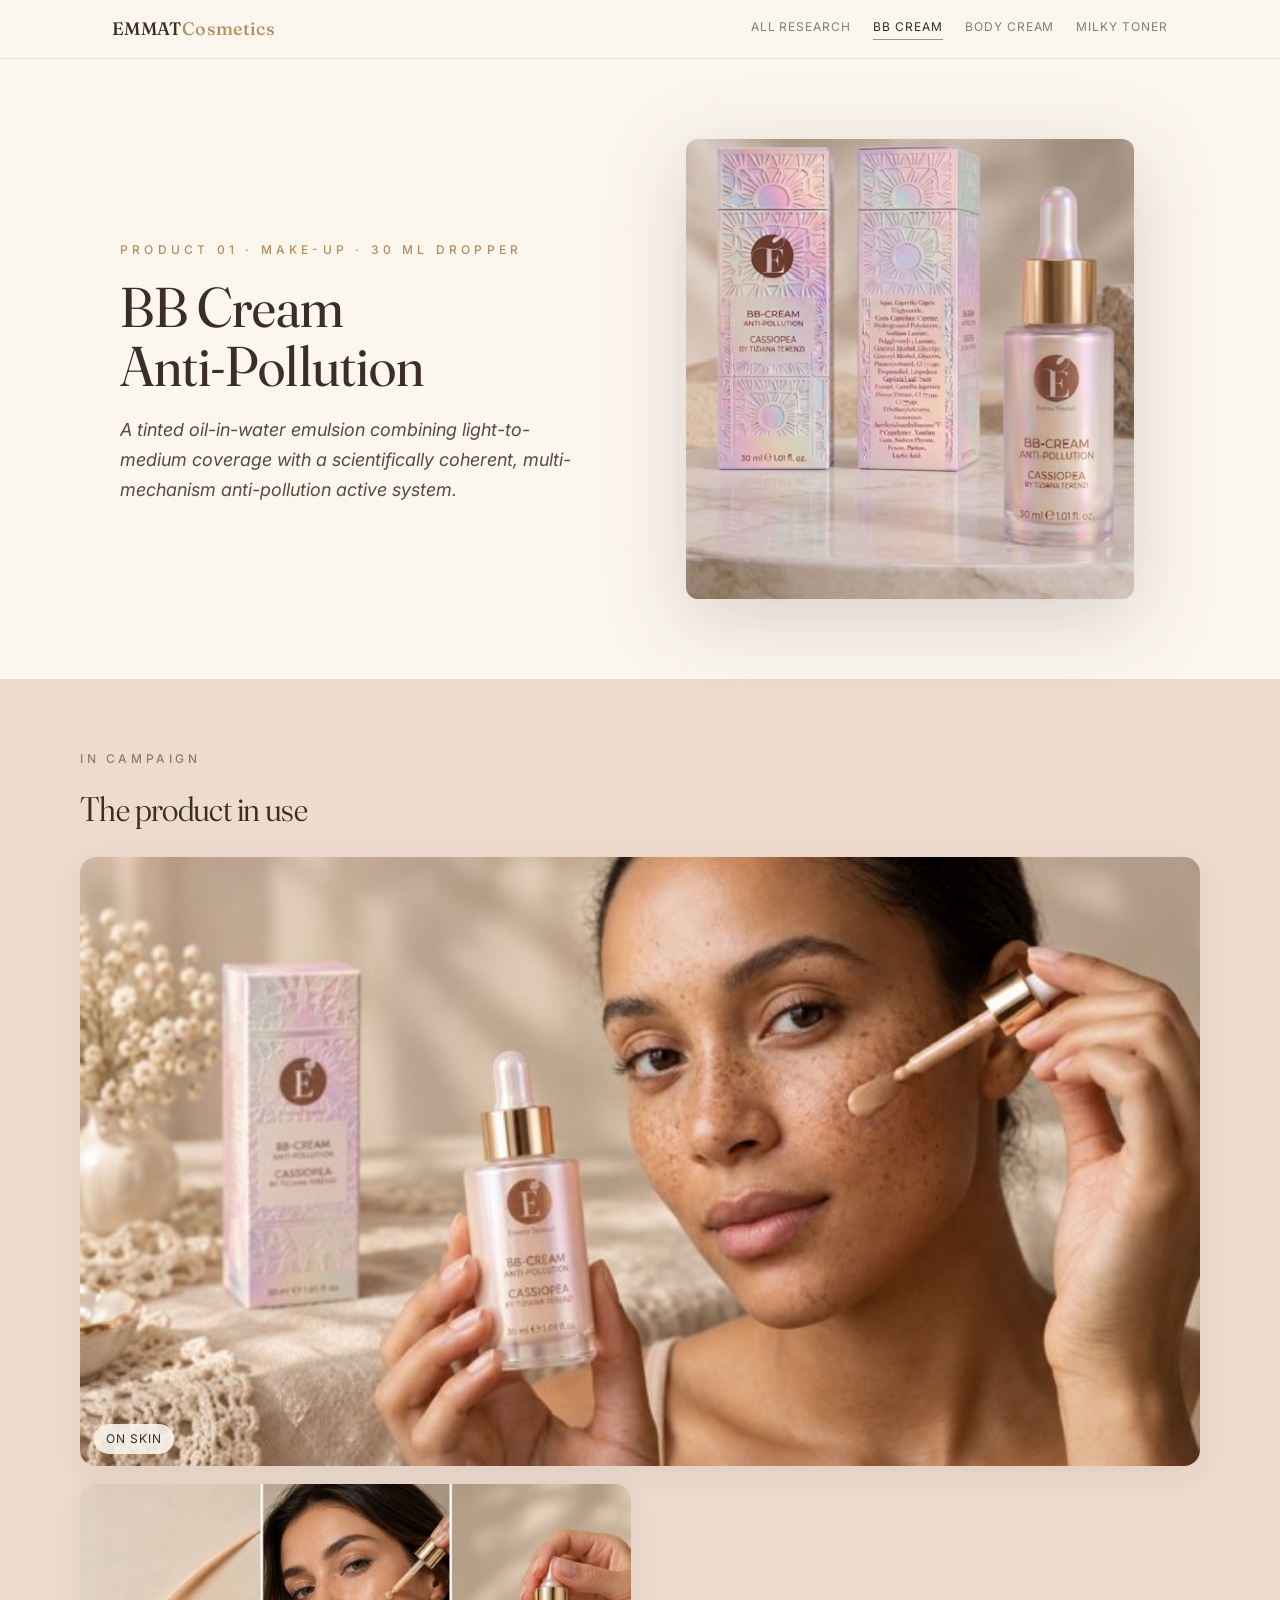
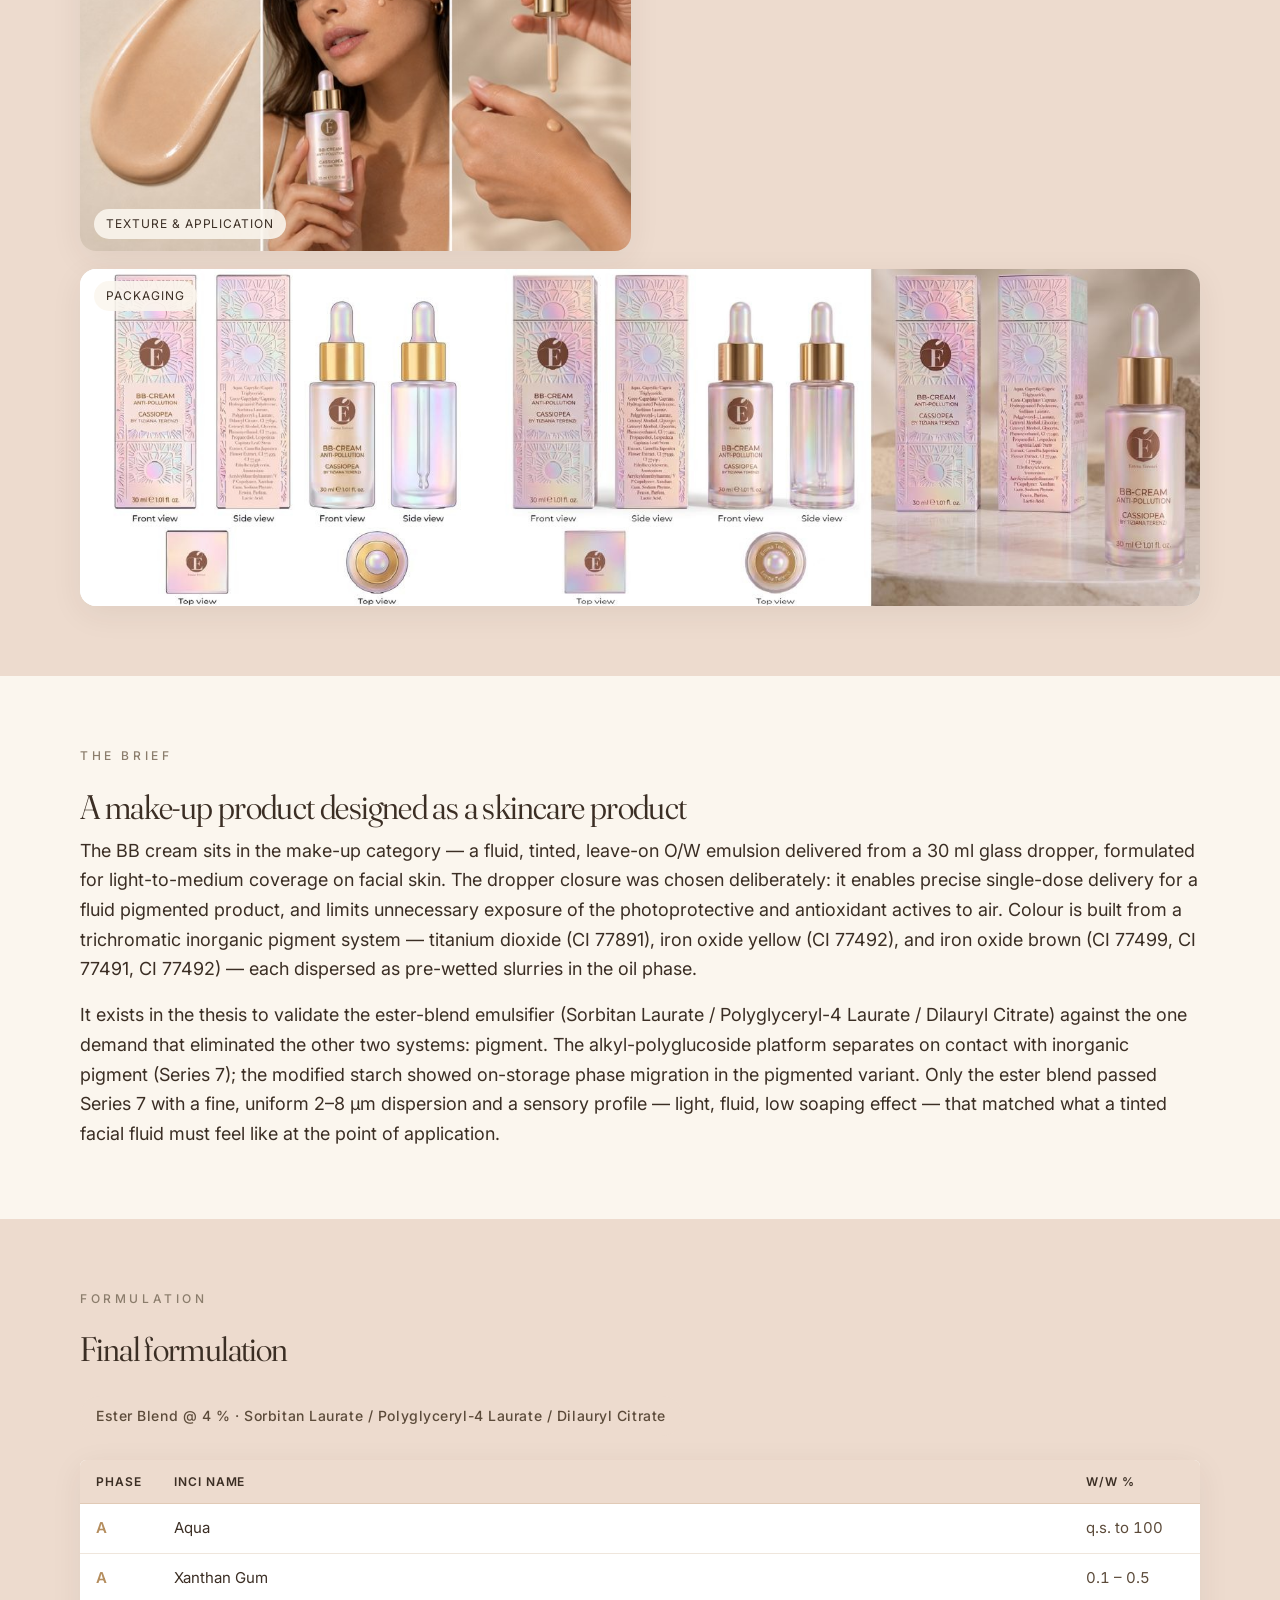
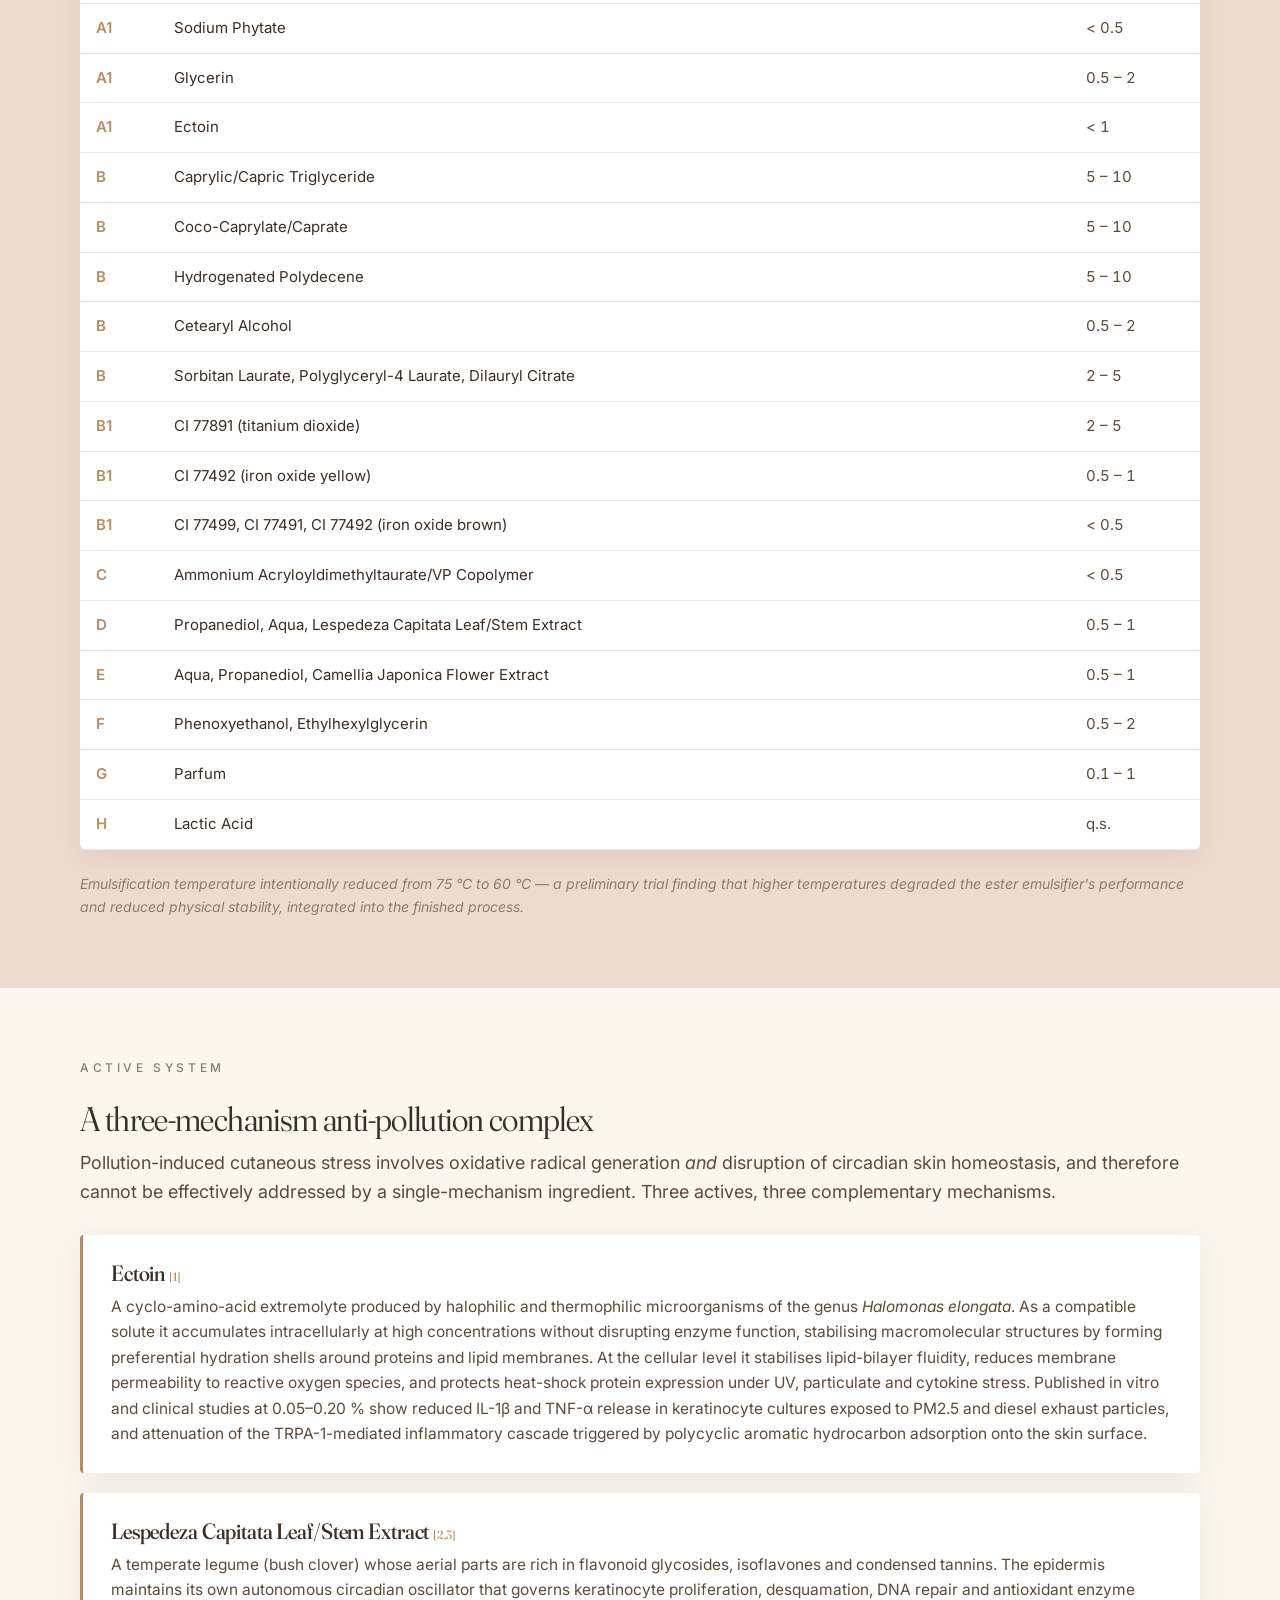
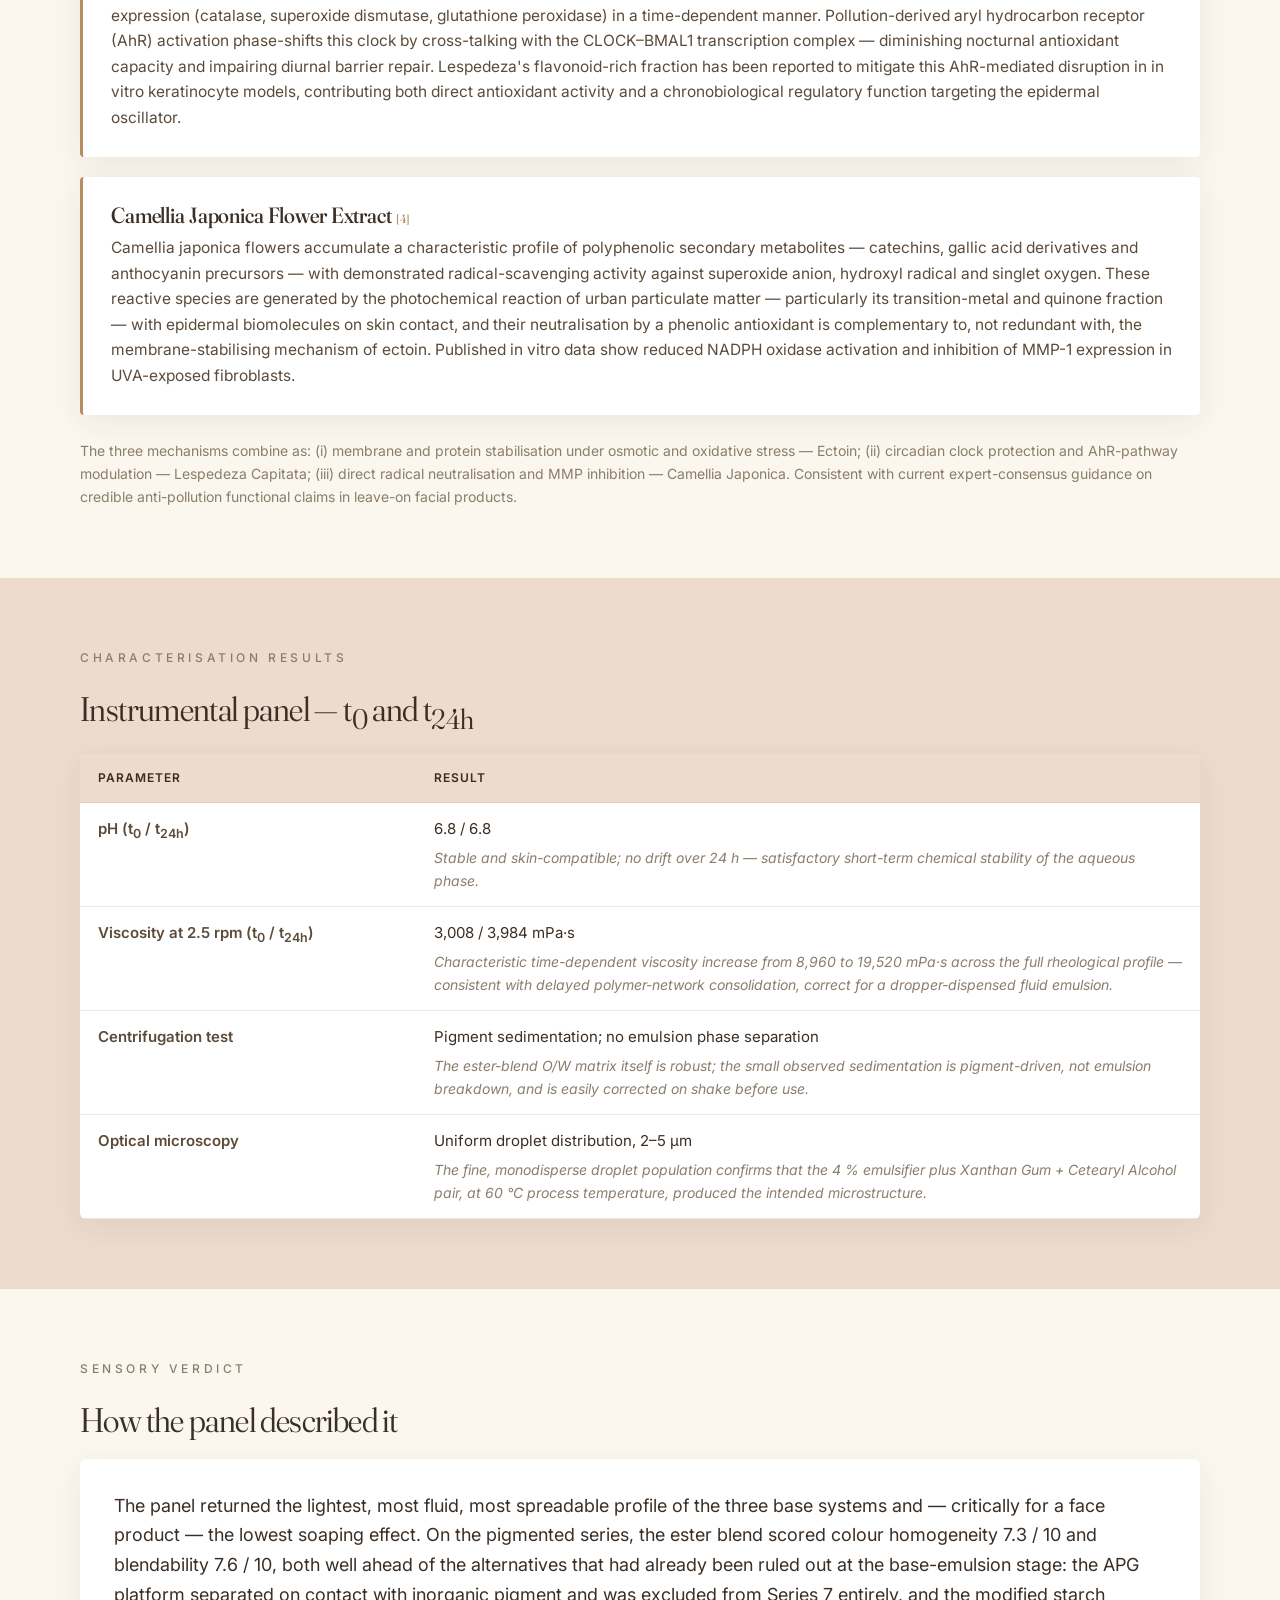
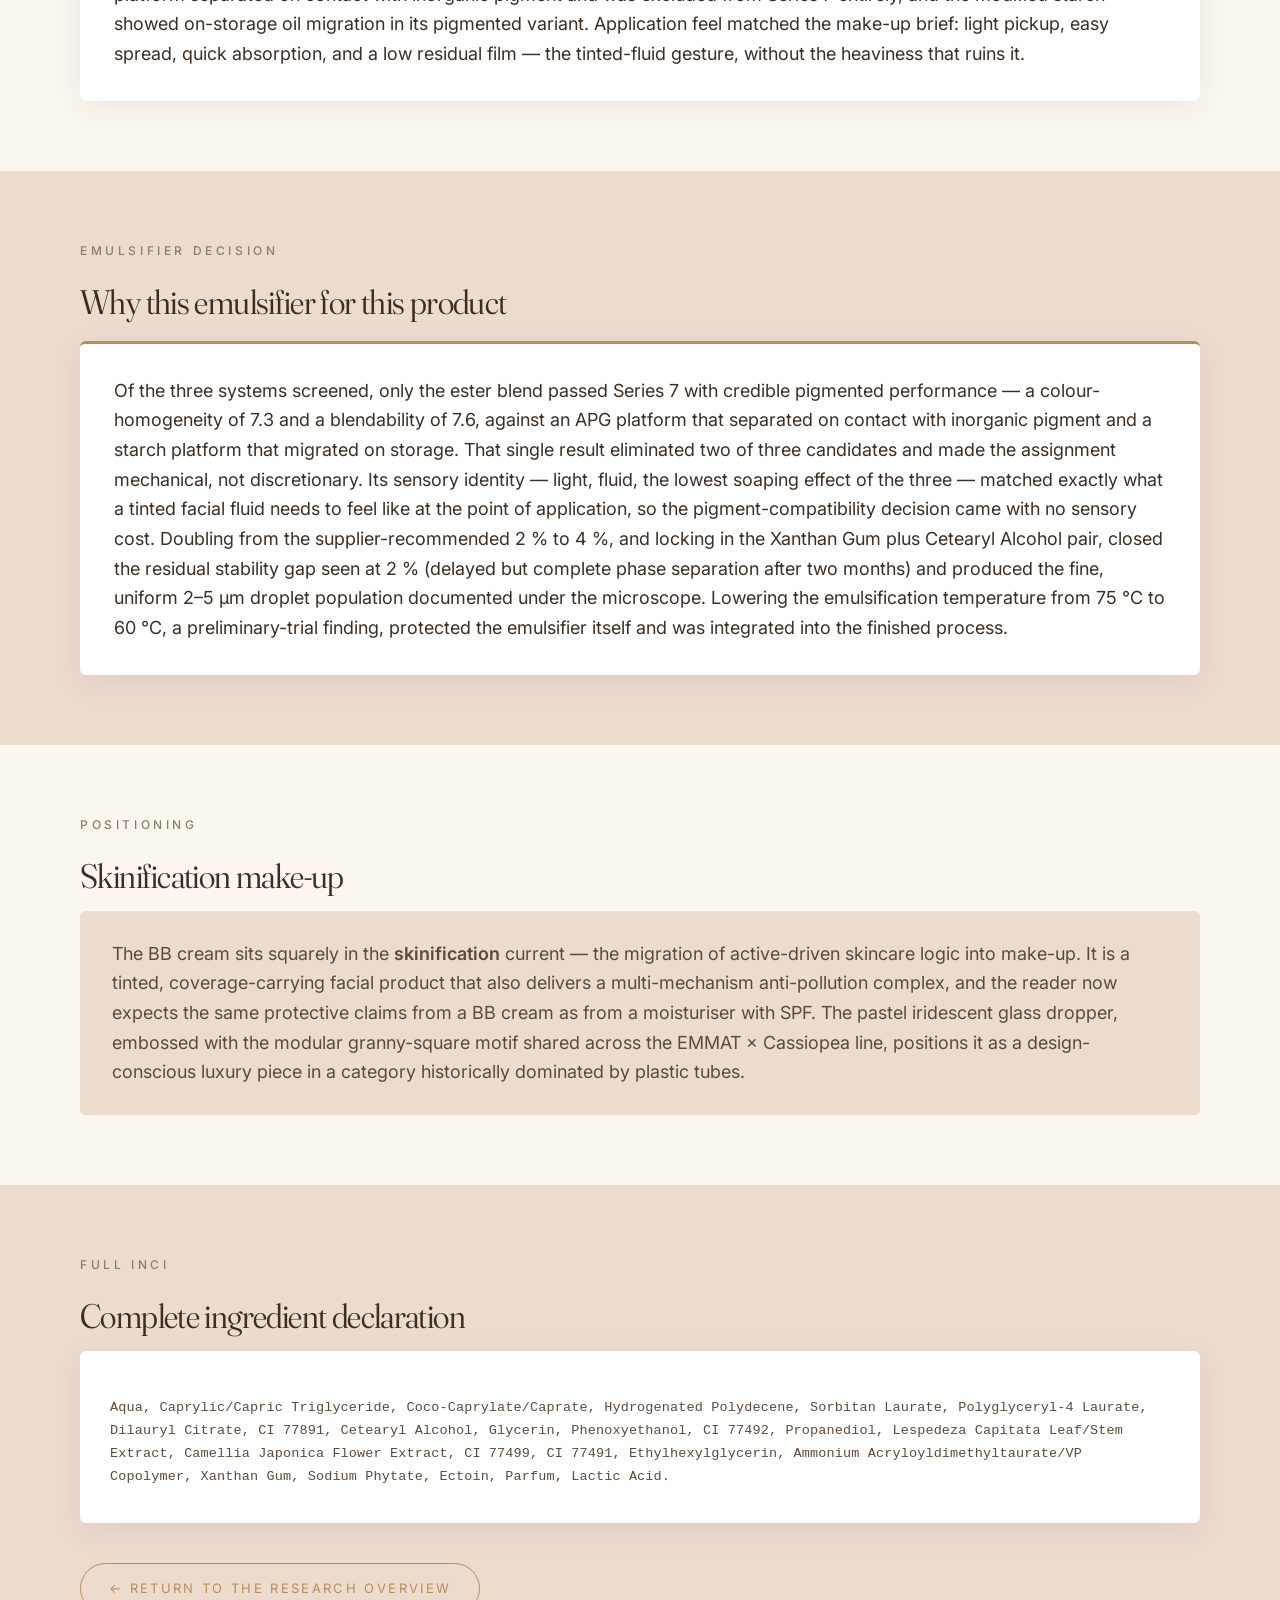
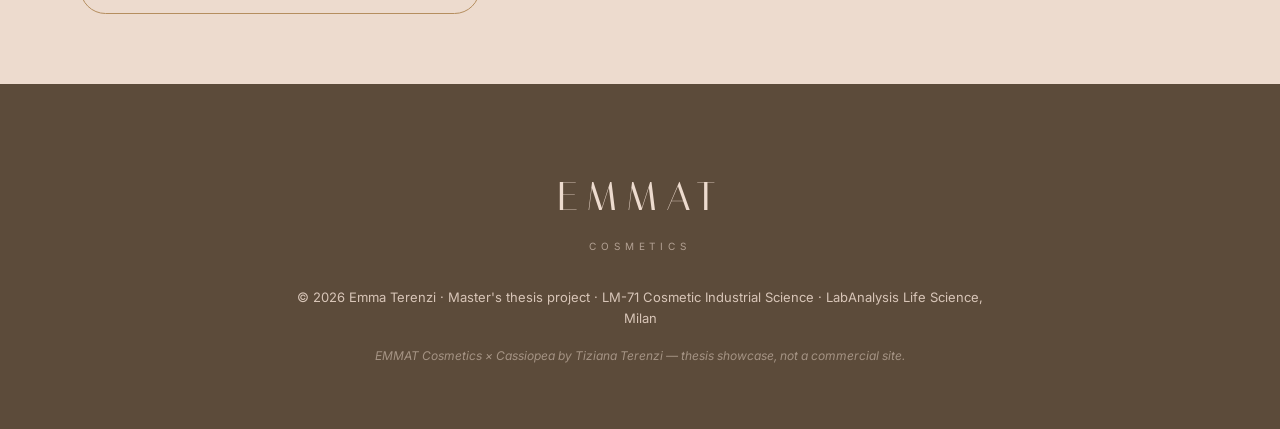
<file: products/bb-cream.html>
<!DOCTYPE html>
<html lang="en-GB">
<head>
<meta charset="UTF-8">
<meta name="viewport" content="width=device-width, initial-scale=1.0">
<title>BB Cream Anti-Pollution — EMMAT Cosmetics</title>
<meta name="description" content="The development of EMMAT's tinted anti-pollution BB cream: ester-blend emulsifier, trichromatic pigment system, and a three-active anti-pollution complex. Full formulation, characterisation and rationale.">
<link rel="preconnect" href="https://fonts.googleapis.com">
<link rel="preconnect" href="https://fonts.gstatic.com" crossorigin>
<link href="https://fonts.googleapis.com/css2?family=Fraunces:ital,opsz,wght,SOFT,WONK@0,9..144,300..700,0..100,0..1;1,9..144,300..700,0..100,0..1&family=Italiana&family=Inter:wght@300;400;500;600&display=swap" rel="stylesheet">
<link rel="stylesheet" href="../styles.css?v=20261001">
</head>
<body>

<!-- ══════════════ SUB-NAV ══════════════ -->
<nav class="subnav">
  <div class="subnav-inner">
    <a href="../index.html" class="subnav-brand">EMMAT<span>Cosmetics</span></a>
    <div class="subnav-links">
      <a href="../index.html">All research</a>
      <a href="bb-cream.html" class="current">BB Cream</a>
      <a href="body-cream.html">Body Cream</a>
      <a href="milky-toner.html">Milky Toner</a>
    </div>
  </div>
</nav>

<!-- ══════════════ HERO ══════════════ -->
<header class="product-hero">
  <div class="product-hero-text">
    <span class="eyebrow-inline">Product 01 · Make-up · 30 ml dropper</span>
    <h1>BB Cream<br>Anti-Pollution</h1>
    <p class="tag">A tinted oil-in-water emulsion combining light-to-medium coverage with a scientifically coherent, multi-mechanism anti-pollution active system.</p>
  </div>
  <div class="product-hero-media">
    <img src="../images/bb-product.jpg" alt="BB Cream Anti-Pollution 30 ml glass dropper with its pink embossed box, new É Emma Terenzi packaging">
  </div>
</header>

<!-- ══════════════ CAMPAIGN IMAGERY ══════════════ -->
<section class="pp-section section-rose pp-gallery-section">
  <div class="container">
    <span class="lede-eyebrow">In campaign</span>
    <h2>The product in use</h2>
    <div class="pp-gallery">
      <figure class="pp-gallery-item pp-gallery-wide">
        <img src="../images/bb-campaign-portrait.jpg" alt="BB Cream Anti-Pollution held beside the face, dropper touching the cheek, box in the background" loading="lazy">
        <figcaption>On skin</figcaption>
      </figure>
      <figure class="pp-gallery-item">
        <img src="../images/bb-campaign-texture.jpg" alt="BB Cream swatch, application with the dropper, and a blended dot on the back of the hand" loading="lazy">
        <figcaption>Texture & application</figcaption>
      </figure>
      <figure class="pp-gallery-item pp-gallery-wide pp-gallery-contain">
        <img src="../images/bb-packaging.jpg" alt="BB Cream Anti-Pollution packaging views: box and dropper bottle, front, side and top, two colourways and a styled render" loading="lazy">
        <figcaption>Packaging</figcaption>
      </figure>
    </div>
  </div>
</section>

<!-- ══════════════ THE BRIEF ══════════════ -->
<section class="pp-section section-cream">
  <div class="container">
    <span class="lede-eyebrow">The brief</span>
    <h2>A make-up product designed as a skincare product</h2>
    <p>The BB cream sits in the make-up category — a fluid, tinted, leave-on O/W emulsion delivered from a 30 ml glass dropper, formulated for light-to-medium coverage on facial skin. The dropper closure was chosen deliberately: it enables precise single-dose delivery for a fluid pigmented product, and limits unnecessary exposure of the photoprotective and antioxidant actives to air. Colour is built from a trichromatic inorganic pigment system — titanium dioxide (CI 77891), iron oxide yellow (CI 77492), and iron oxide brown (CI 77499, CI 77491, CI 77492) — each dispersed as pre-wetted slurries in the oil phase.</p>
    <p>It exists in the thesis to validate the ester-blend emulsifier (Sorbitan Laurate / Polyglyceryl-4 Laurate / Dilauryl Citrate) against the one demand that eliminated the other two systems: pigment. The alkyl-polyglucoside platform separates on contact with inorganic pigment (Series 7); the modified starch showed on-storage phase migration in the pigmented variant. Only the ester blend passed Series 7 with a fine, uniform 2–8 µm dispersion and a sensory profile — light, fluid, low soaping effect — that matched what a tinted facial fluid must feel like at the point of application.</p>
  </div>
</section>

<!-- ══════════════ FORMULATION ══════════════ -->
<section class="pp-section section-rose">
  <div class="container">
    <span class="lede-eyebrow">Formulation</span>
    <h2>Final formulation</h2>
    <span class="emul-line">Ester Blend @ 4 % · Sorbitan Laurate / Polyglyceryl-4 Laurate / Dilauryl Citrate</span>
    <table class="form-table">
      <thead><tr><th>Phase</th><th>INCI name</th><th>w/w %</th></tr></thead>
      <tbody>
        <tr><td>A</td><td>Aqua</td><td>q.s. to 100</td></tr>
        <tr><td>A</td><td>Xanthan Gum</td><td>0.1 – 0.5</td></tr>
        <tr><td>A1</td><td>Sodium Phytate</td><td>&lt; 0.5</td></tr>
        <tr><td>A1</td><td>Glycerin</td><td>0.5 – 2</td></tr>
        <tr><td>A1</td><td>Ectoin</td><td>&lt; 1</td></tr>
        <tr><td>B</td><td>Caprylic/Capric Triglyceride</td><td>5 – 10</td></tr>
        <tr><td>B</td><td>Coco-Caprylate/Caprate</td><td>5 – 10</td></tr>
        <tr><td>B</td><td>Hydrogenated Polydecene</td><td>5 – 10</td></tr>
        <tr><td>B</td><td>Cetearyl Alcohol</td><td>0.5 – 2</td></tr>
        <tr><td>B</td><td>Sorbitan Laurate, Polyglyceryl-4 Laurate, Dilauryl Citrate</td><td>2 – 5</td></tr>
        <tr><td>B1</td><td>CI 77891 (titanium dioxide)</td><td>2 – 5</td></tr>
        <tr><td>B1</td><td>CI 77492 (iron oxide yellow)</td><td>0.5 – 1</td></tr>
        <tr><td>B1</td><td>CI 77499, CI 77491, CI 77492 (iron oxide brown)</td><td>&lt; 0.5</td></tr>
        <tr><td>C</td><td>Ammonium Acryloyldimethyltaurate/VP Copolymer</td><td>&lt; 0.5</td></tr>
        <tr><td>D</td><td>Propanediol, Aqua, Lespedeza Capitata Leaf/Stem Extract</td><td>0.5 – 1</td></tr>
        <tr><td>E</td><td>Aqua, Propanediol, Camellia Japonica Flower Extract</td><td>0.5 – 1</td></tr>
        <tr><td>F</td><td>Phenoxyethanol, Ethylhexylglycerin</td><td>0.5 – 2</td></tr>
        <tr><td>G</td><td>Parfum</td><td>0.1 – 1</td></tr>
        <tr><td>H</td><td>Lactic Acid</td><td>q.s.</td></tr>
      </tbody>
    </table>
    <p style="margin-top:22px; color:var(--muted); font-size:14px; font-style:italic;">Emulsification temperature intentionally reduced from 75 °C to 60 °C — a preliminary trial finding that higher temperatures degraded the ester emulsifier's performance and reduced physical stability, integrated into the finished process.</p>
  </div>
</section>

<!-- ══════════════ ACTIVE SYSTEM DEEP DIVE ══════════════ -->
<section class="pp-section section-cream">
  <div class="container">
    <span class="lede-eyebrow">Active system</span>
    <h2>A three-mechanism anti-pollution complex</h2>
    <p style="margin-bottom:28px; color:var(--deep);">Pollution-induced cutaneous stress involves oxidative radical generation <em>and</em> disruption of circadian skin homeostasis, and therefore cannot be effectively addressed by a single-mechanism ingredient. Three actives, three complementary mechanisms.</p>

    <div class="active-block">
      <h4>Ectoin <span class="ref">[1]</span></h4>
      <p>A cyclo-amino-acid extremolyte produced by halophilic and thermophilic microorganisms of the genus <em>Halomonas elongata</em>. As a compatible solute it accumulates intracellularly at high concentrations without disrupting enzyme function, stabilising macromolecular structures by forming preferential hydration shells around proteins and lipid membranes. At the cellular level it stabilises lipid-bilayer fluidity, reduces membrane permeability to reactive oxygen species, and protects heat-shock protein expression under UV, particulate and cytokine stress. Published in vitro and clinical studies at 0.05–0.20 % show reduced IL-1β and TNF-α release in keratinocyte cultures exposed to PM2.5 and diesel exhaust particles, and attenuation of the TRPA-1-mediated inflammatory cascade triggered by polycyclic aromatic hydrocarbon adsorption onto the skin surface.</p>
    </div>

    <div class="active-block">
      <h4>Lespedeza Capitata Leaf/Stem Extract <span class="ref">[2,3]</span></h4>
      <p>A temperate legume (bush clover) whose aerial parts are rich in flavonoid glycosides, isoflavones and condensed tannins. The epidermis maintains its own autonomous circadian oscillator that governs keratinocyte proliferation, desquamation, DNA repair and antioxidant enzyme expression (catalase, superoxide dismutase, glutathione peroxidase) in a time-dependent manner. Pollution-derived aryl hydrocarbon receptor (AhR) activation phase-shifts this clock by cross-talking with the CLOCK–BMAL1 transcription complex — diminishing nocturnal antioxidant capacity and impairing diurnal barrier repair. Lespedeza's flavonoid-rich fraction has been reported to mitigate this AhR-mediated disruption in in vitro keratinocyte models, contributing both direct antioxidant activity and a chronobiological regulatory function targeting the epidermal oscillator.</p>
    </div>

    <div class="active-block">
      <h4>Camellia Japonica Flower Extract <span class="ref">[4]</span></h4>
      <p>Camellia japonica flowers accumulate a characteristic profile of polyphenolic secondary metabolites — catechins, gallic acid derivatives and anthocyanin precursors — with demonstrated radical-scavenging activity against superoxide anion, hydroxyl radical and singlet oxygen. These reactive species are generated by the photochemical reaction of urban particulate matter — particularly its transition-metal and quinone fraction — with epidermal biomolecules on skin contact, and their neutralisation by a phenolic antioxidant is complementary to, not redundant with, the membrane-stabilising mechanism of ectoin. Published in vitro data show reduced NADPH oxidase activation and inhibition of MMP-1 expression in UVA-exposed fibroblasts.</p>
    </div>

    <p style="margin-top:24px; color:var(--muted); font-size:14px;">The three mechanisms combine as: (i) membrane and protein stabilisation under osmotic and oxidative stress — Ectoin; (ii) circadian clock protection and AhR-pathway modulation — Lespedeza Capitata; (iii) direct radical neutralisation and MMP inhibition — Camellia Japonica. Consistent with current expert-consensus guidance on credible anti-pollution functional claims in leave-on facial products.</p>
  </div>
</section>

<!-- ══════════════ CHARACTERISATION RESULTS ══════════════ -->
<section class="pp-section section-rose">
  <div class="container">
    <span class="lede-eyebrow">Characterisation results</span>
    <h2>Instrumental panel — t<sub>0</sub> and t<sub>24h</sub></h2>
    <table class="results-table">
      <thead><tr><th>Parameter</th><th>Result</th></tr></thead>
      <tbody>
        <tr>
          <td>pH (t<sub>0</sub> / t<sub>24h</sub>)</td>
          <td>6.8 / 6.8
            <span class="interp">Stable and skin-compatible; no drift over 24 h — satisfactory short-term chemical stability of the aqueous phase.</span>
          </td>
        </tr>
        <tr>
          <td>Viscosity at 2.5 rpm (t<sub>0</sub> / t<sub>24h</sub>)</td>
          <td>3,008 / 3,984 mPa·s
            <span class="interp">Characteristic time-dependent viscosity increase from 8,960 to 19,520 mPa·s across the full rheological profile — consistent with delayed polymer-network consolidation, correct for a dropper-dispensed fluid emulsion.</span>
          </td>
        </tr>
        <tr>
          <td>Centrifugation test</td>
          <td>Pigment sedimentation; no emulsion phase separation
            <span class="interp">The ester-blend O/W matrix itself is robust; the small observed sedimentation is pigment-driven, not emulsion breakdown, and is easily corrected on shake before use.</span>
          </td>
        </tr>
        <tr>
          <td>Optical microscopy</td>
          <td>Uniform droplet distribution, 2–5 µm
            <span class="interp">The fine, monodisperse droplet population confirms that the 4 % emulsifier plus Xanthan Gum + Cetearyl Alcohol pair, at 60 °C process temperature, produced the intended microstructure.</span>
          </td>
        </tr>
      </tbody>
    </table>
  </div>
</section>

<!-- ══════════════ SENSORY VERDICT ══════════════ -->
<section class="pp-section section-cream">
  <div class="container">
    <span class="lede-eyebrow">Sensory verdict</span>
    <h2>How the panel described it</h2>
    <div class="verdict-panel">
      <p>The panel returned the lightest, most fluid, most spreadable profile of the three base systems and — critically for a face product — the lowest soaping effect. On the pigmented series, the ester blend scored colour homogeneity 7.3 / 10 and blendability 7.6 / 10, both well ahead of the alternatives that had already been ruled out at the base-emulsion stage: the APG platform separated on contact with inorganic pigment and was excluded from Series 7 entirely, and the modified starch showed on-storage oil migration in its pigmented variant. Application feel matched the make-up brief: light pickup, easy spread, quick absorption, and a low residual film — the tinted-fluid gesture, without the heaviness that ruins it.</p>
    </div>
  </div>
</section>

<!-- ══════════════ EMULSIFIER RATIONALE ══════════════ -->
<section class="pp-section section-rose">
  <div class="container">
    <span class="lede-eyebrow">Emulsifier decision</span>
    <h2>Why this emulsifier for this product</h2>
    <div class="rationale-panel">
      <p>Of the three systems screened, only the ester blend passed Series 7 with credible pigmented performance — a colour-homogeneity of 7.3 and a blendability of 7.6, against an APG platform that separated on contact with inorganic pigment and a starch platform that migrated on storage. That single result eliminated two of three candidates and made the assignment mechanical, not discretionary. Its sensory identity — light, fluid, the lowest soaping effect of the three — matched exactly what a tinted facial fluid needs to feel like at the point of application, so the pigment-compatibility decision came with no sensory cost. Doubling from the supplier-recommended 2 % to 4 %, and locking in the Xanthan Gum plus Cetearyl Alcohol pair, closed the residual stability gap seen at 2 % (delayed but complete phase separation after two months) and produced the fine, uniform 2–5 µm droplet population documented under the microscope. Lowering the emulsification temperature from 75 °C to 60 °C, a preliminary-trial finding, protected the emulsifier itself and was integrated into the finished process.</p>
    </div>
  </div>
</section>

<!-- ══════════════ POSITIONING ══════════════ -->
<section class="pp-section section-cream">
  <div class="container">
    <span class="lede-eyebrow">Positioning</span>
    <h2>Skinification make-up</h2>
    <div class="positioning-panel">
      <p>The BB cream sits squarely in the <strong>skinification</strong> current — the migration of active-driven skincare logic into make-up. It is a tinted, coverage-carrying facial product that also delivers a multi-mechanism anti-pollution complex, and the reader now expects the same protective claims from a BB cream as from a moisturiser with SPF. The pastel iridescent glass dropper, embossed with the modular granny-square motif shared across the EMMAT × Cassiopea line, positions it as a design-conscious luxury piece in a category historically dominated by plastic tubes.</p>
    </div>
  </div>
</section>

<!-- ══════════════ FULL INCI ══════════════ -->
<section class="pp-section section-rose">
  <div class="container">
    <span class="lede-eyebrow">Full INCI</span>
    <h2>Complete ingredient declaration</h2>
    <div class="inci-panel">
      <p class="inci">Aqua, Caprylic/Capric Triglyceride, Coco-Caprylate/Caprate, Hydrogenated Polydecene, Sorbitan Laurate, Polyglyceryl-4 Laurate, Dilauryl Citrate, CI 77891, Cetearyl Alcohol, Glycerin, Phenoxyethanol, CI 77492, Propanediol, Lespedeza Capitata Leaf/Stem Extract, Camellia Japonica Flower Extract, CI 77499, CI 77491, Ethylhexylglycerin, Ammonium Acryloyldimethyltaurate/VP Copolymer, Xanthan Gum, Sodium Phytate, Ectoin, Parfum, Lactic Acid.</p>
    </div>
    <a href="../index.html" class="back-link">← Return to the research overview</a>
  </div>
</section>

<!-- ══════════════ FOOTER ══════════════ -->
<footer class="footer">
  <div class="container">
    <div class="footer-inner">
      <div class="footer-brand">EMMAT<span>Cosmetics</span></div>
      <p class="footer-line">© 2026 Emma Terenzi · Master's thesis project · LM-71 Cosmetic Industrial Science · LabAnalysis Life Science, Milan</p>
      <p class="footer-line muted">EMMAT Cosmetics × Cassiopea by Tiziana Terenzi — thesis showcase, not a commercial site.</p>
    </div>
  </div>
</footer>

</body>
</html>
</file>
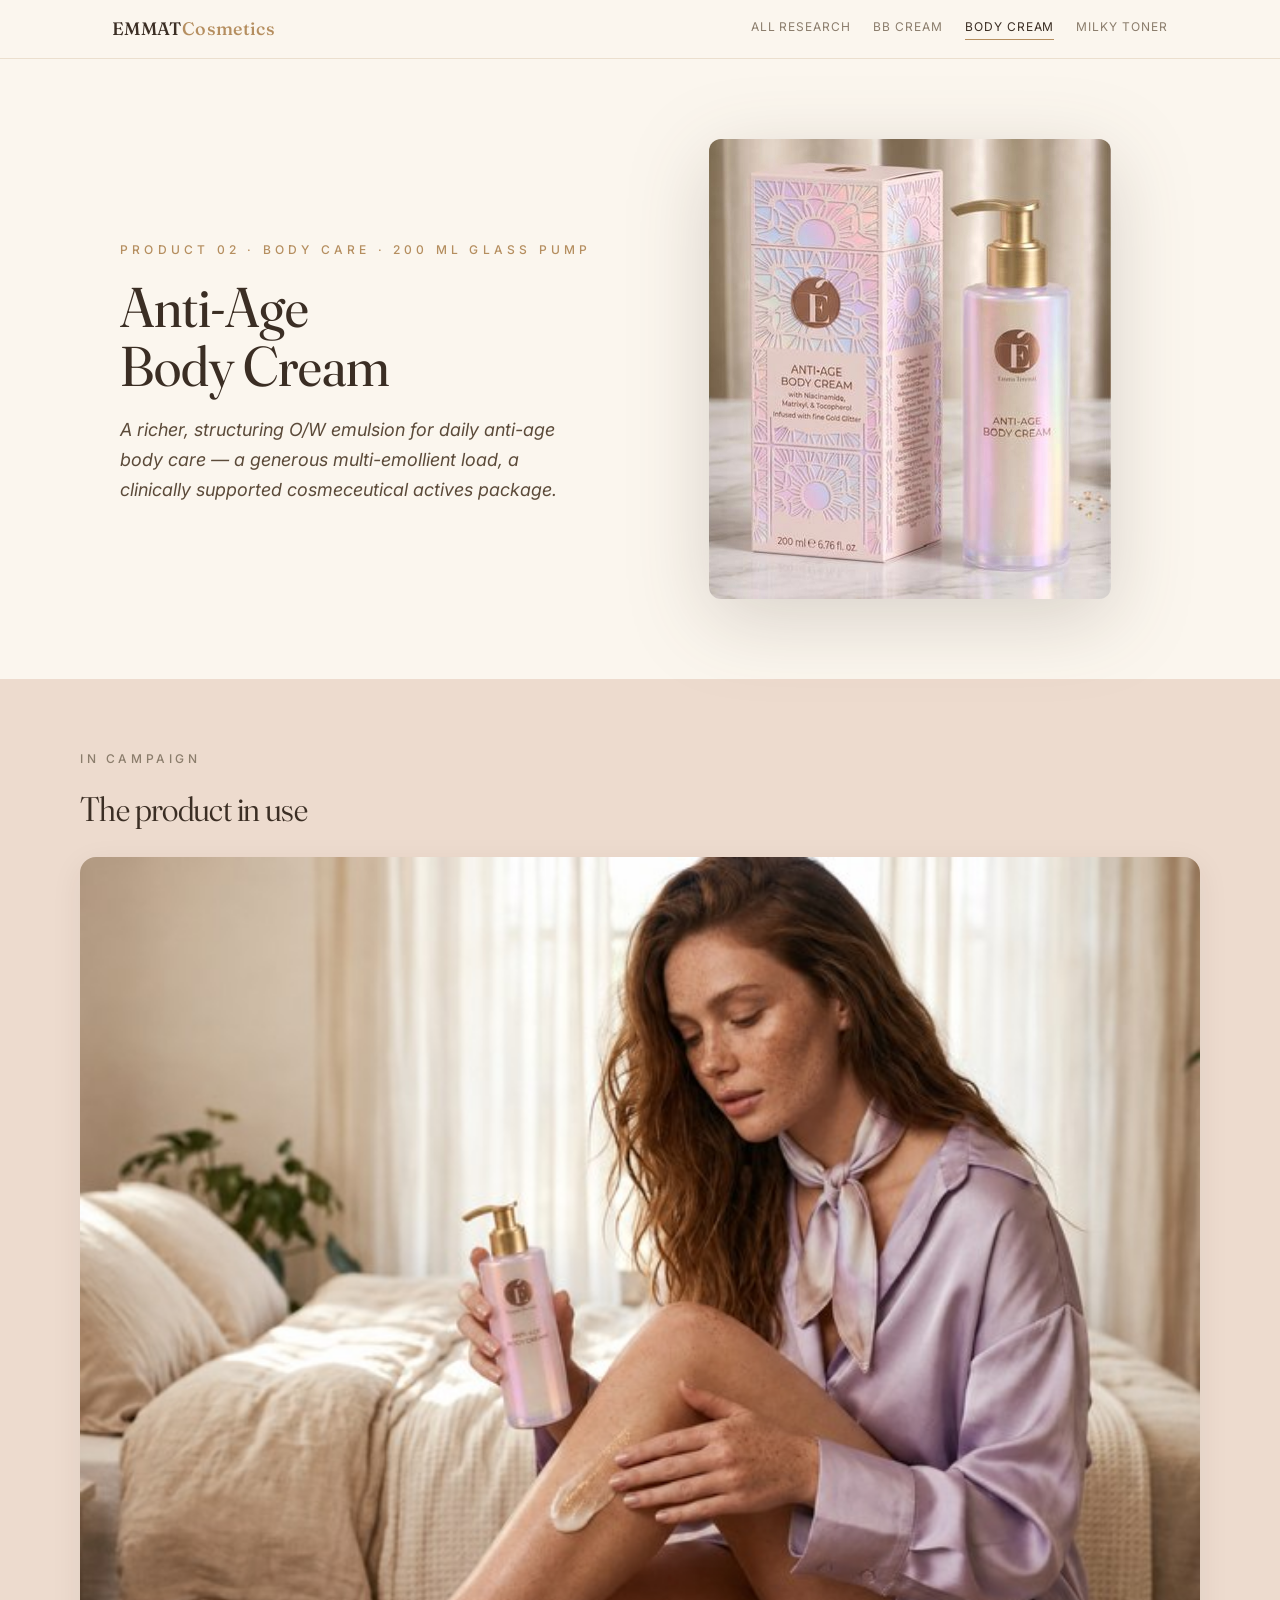
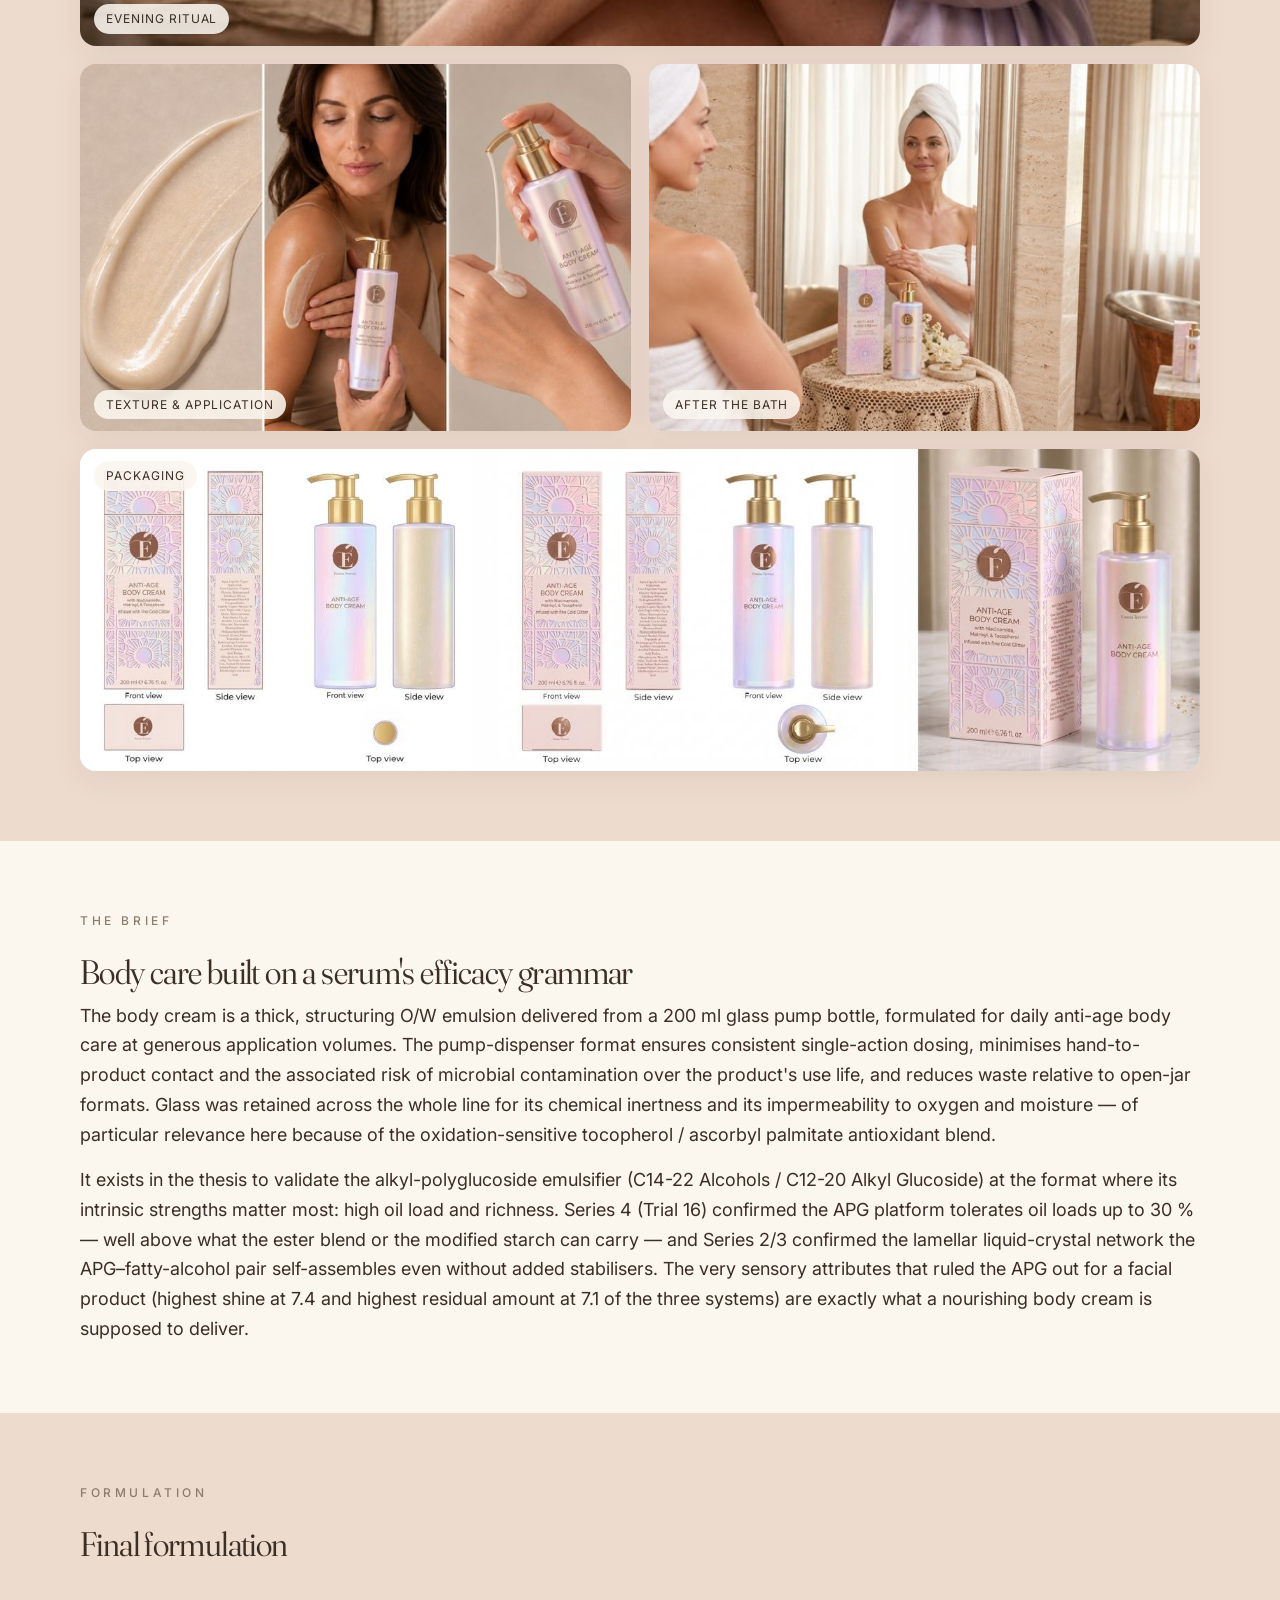
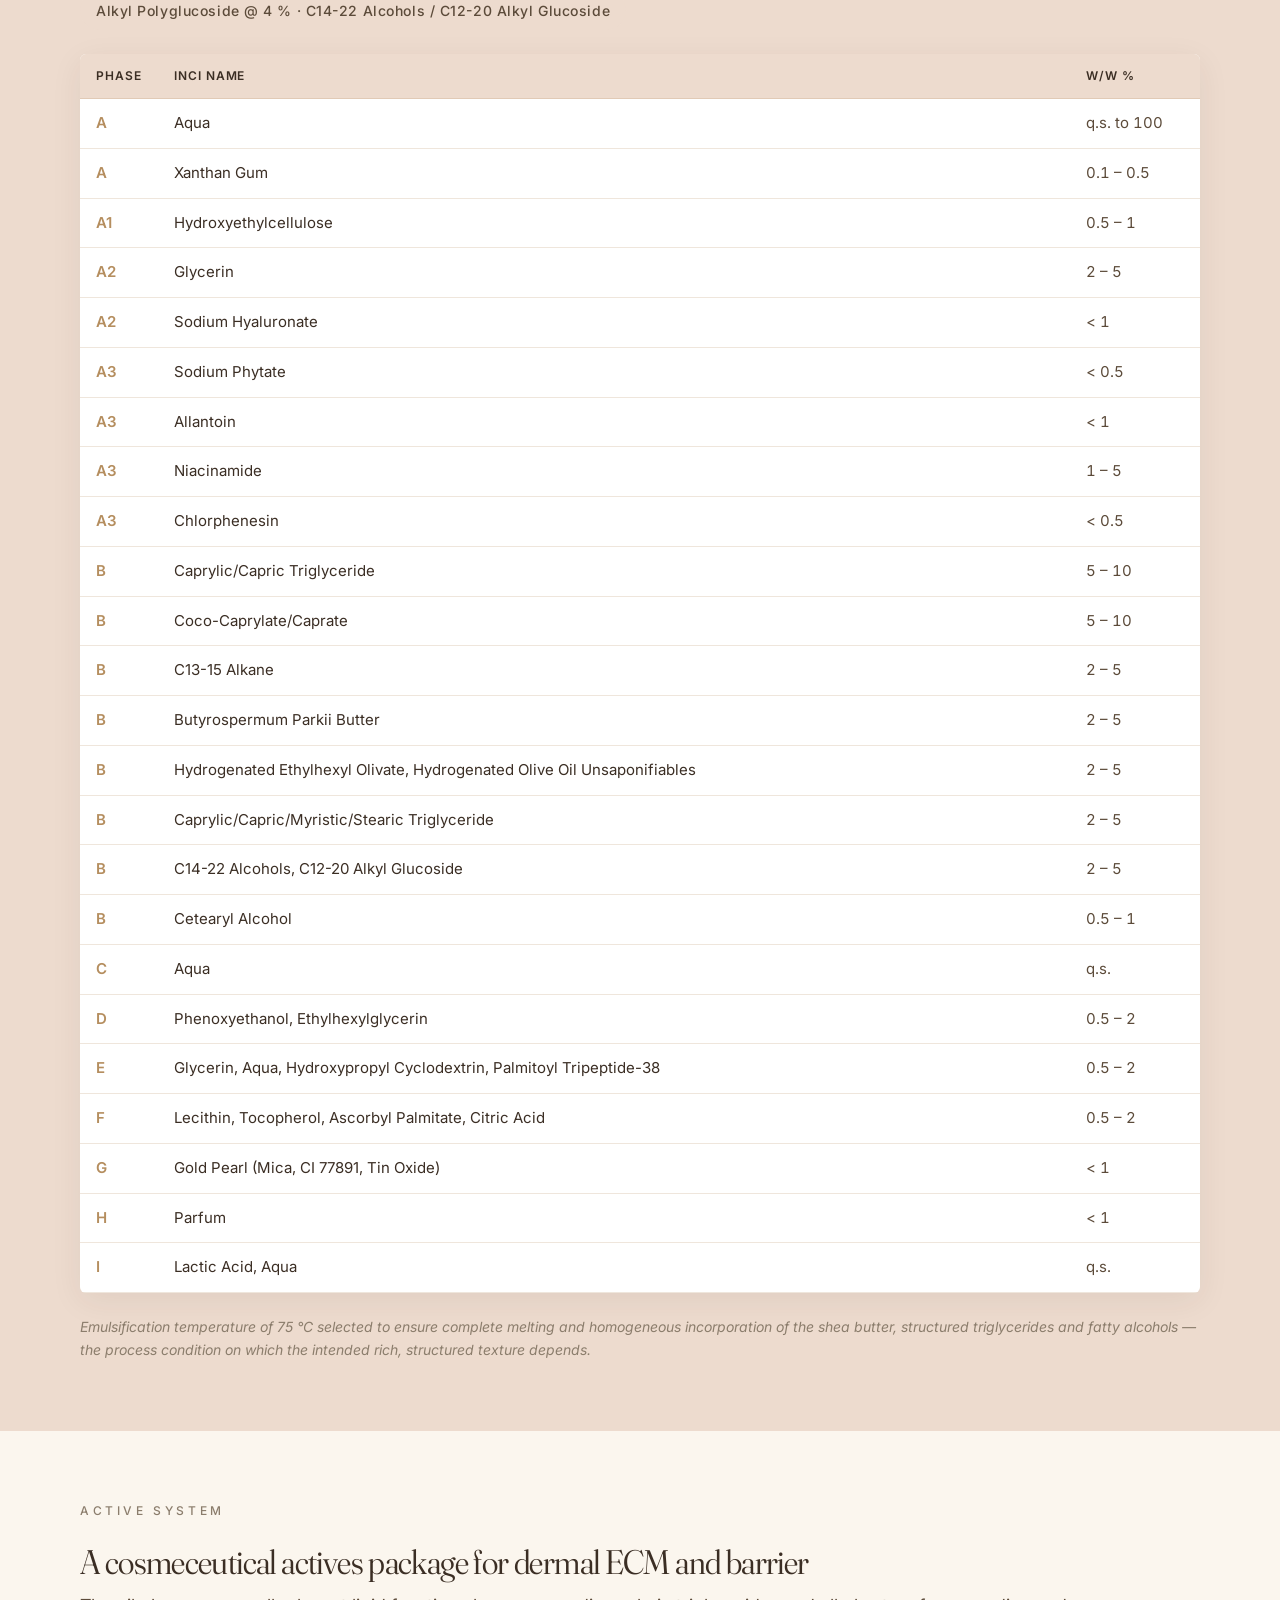
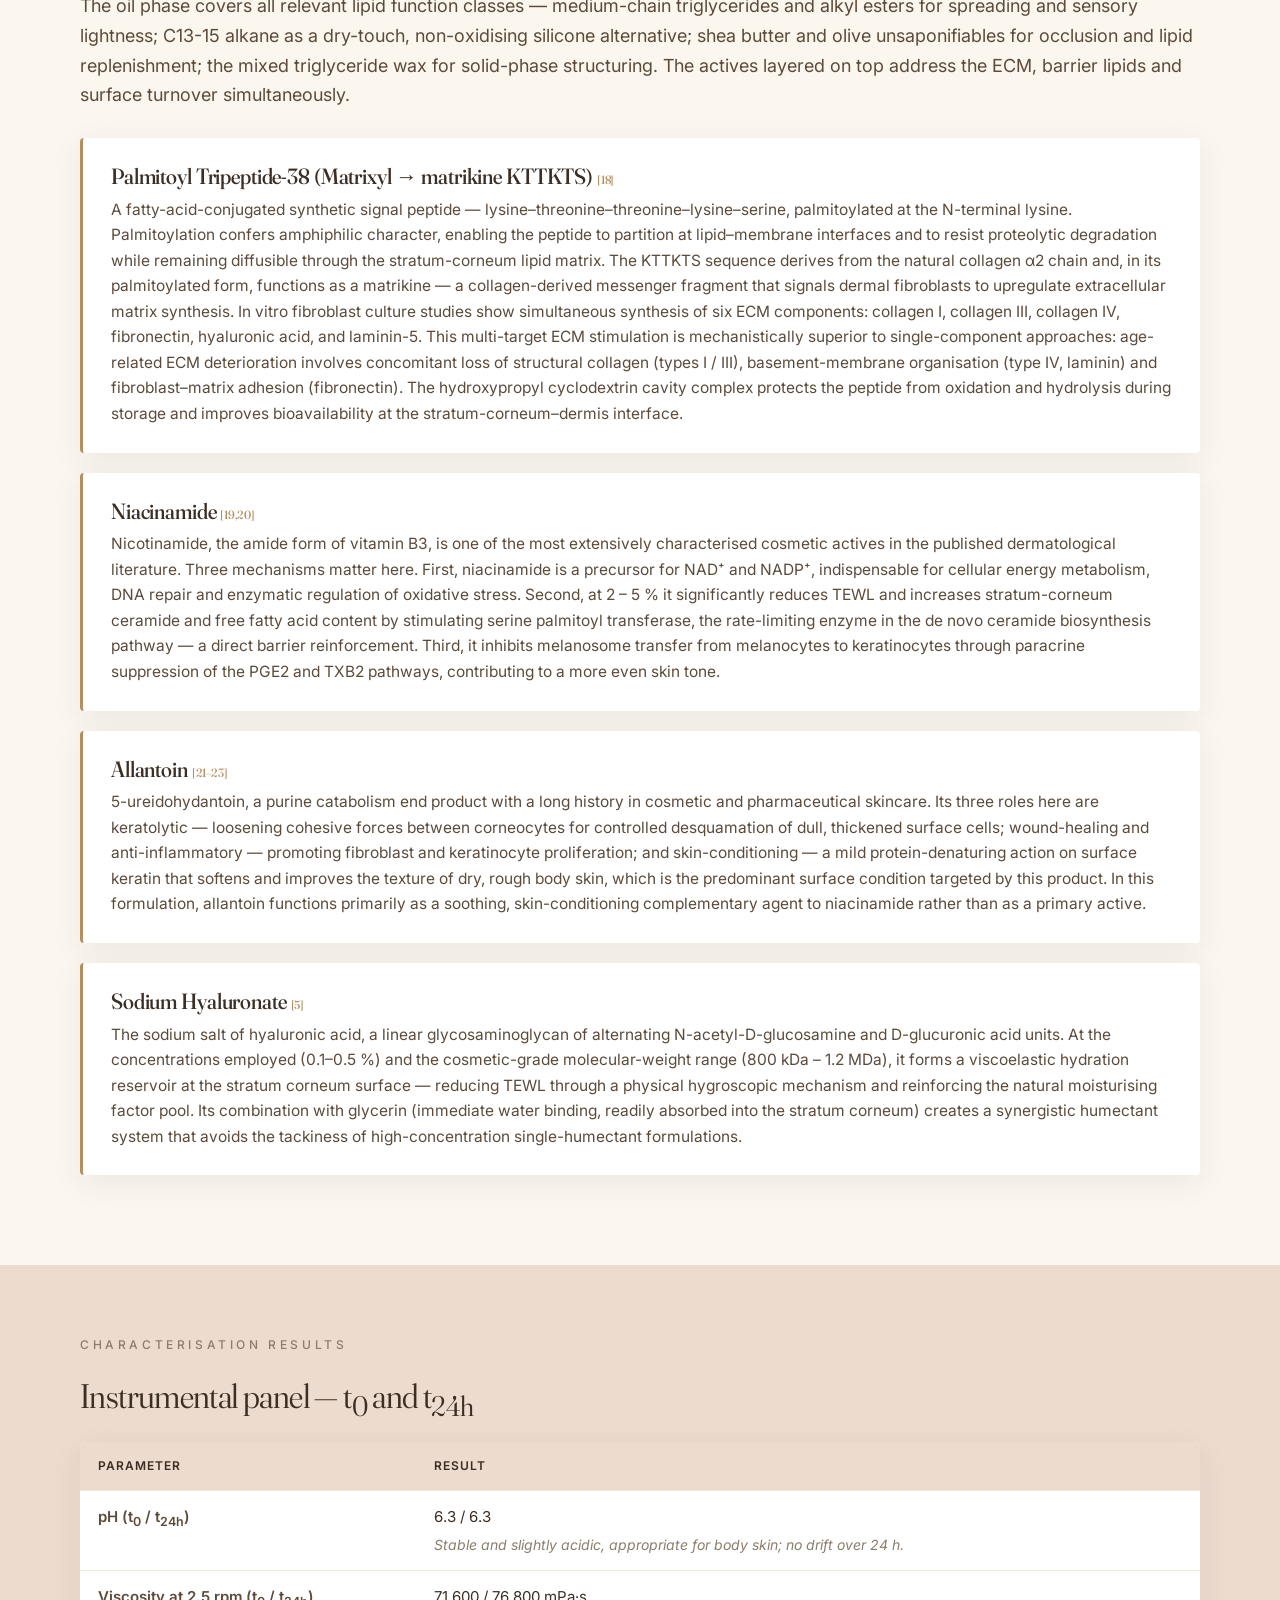
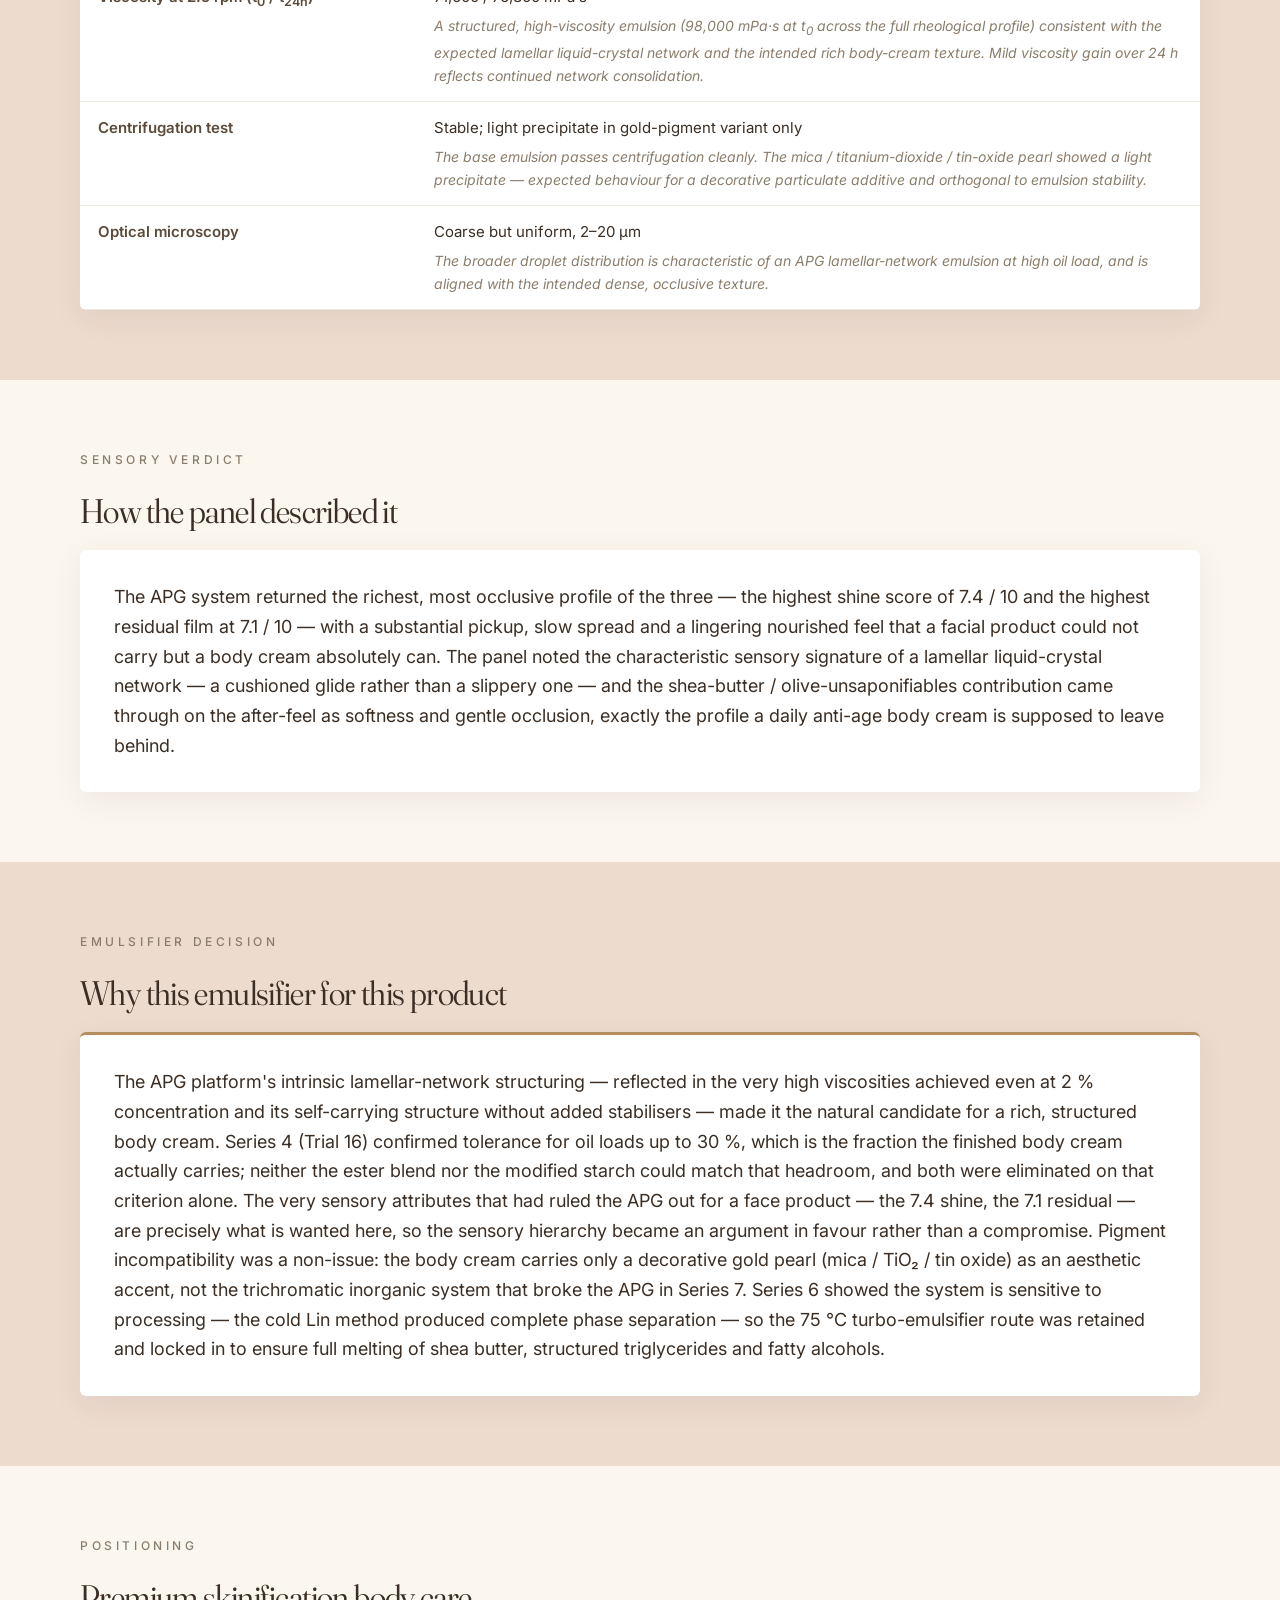
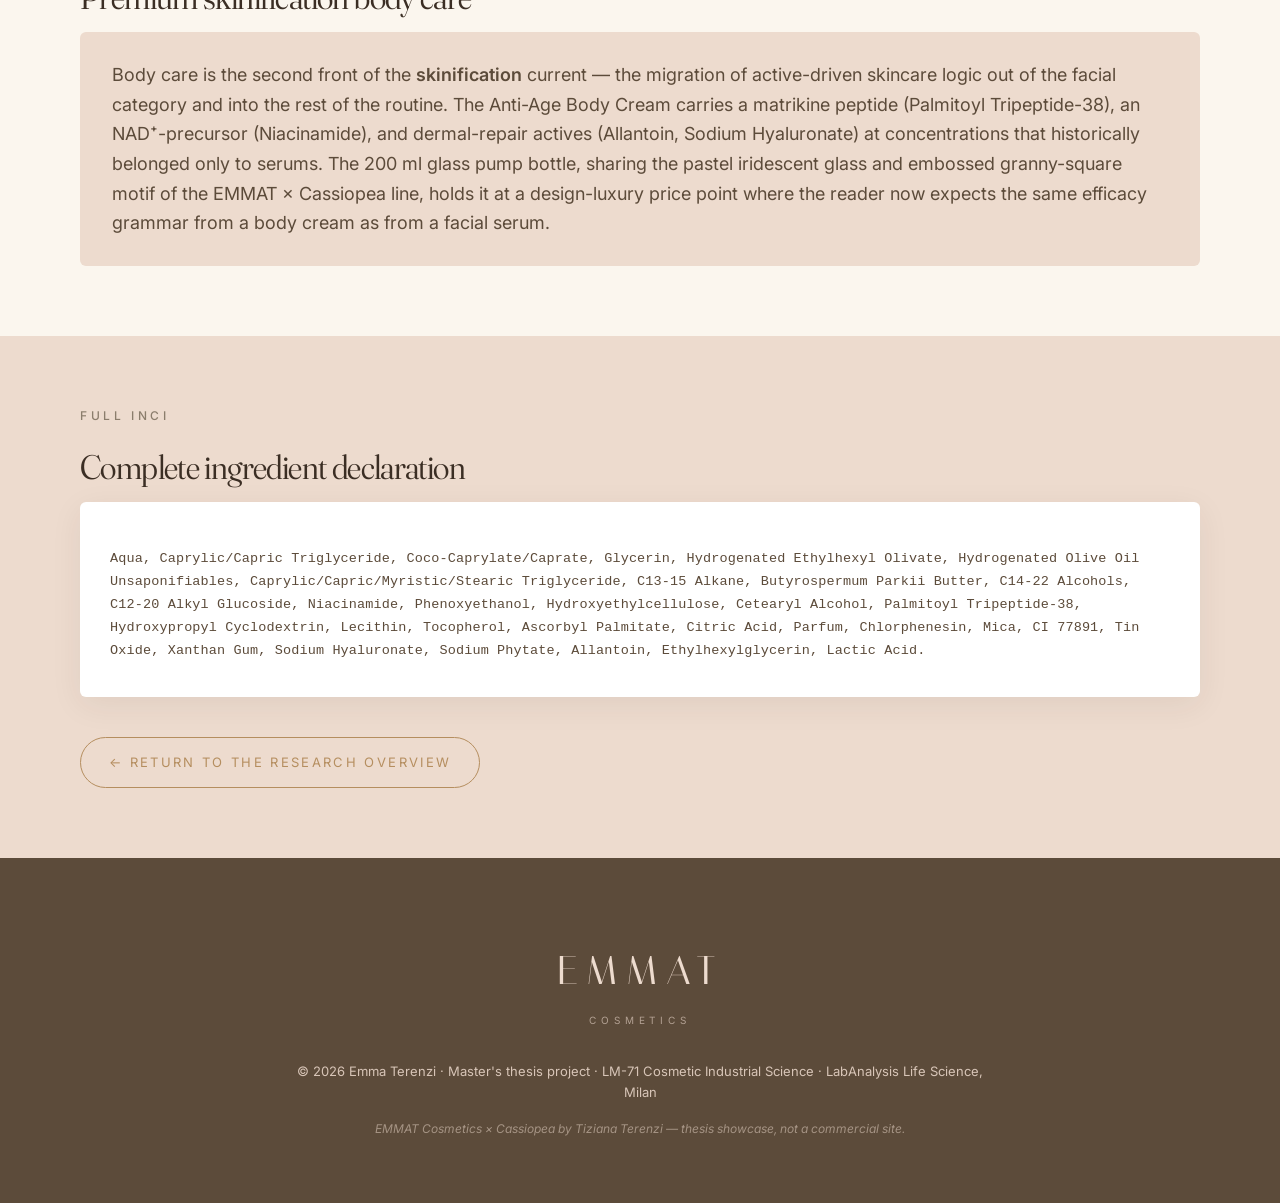
<file: products/body-cream.html>
<!DOCTYPE html>
<html lang="en-GB">
<head>
<meta charset="UTF-8">
<meta name="viewport" content="width=device-width, initial-scale=1.0">
<title>Anti-Age Body Cream — EMMAT Cosmetics</title>
<meta name="description" content="The development of EMMAT's Anti-Age Body Cream: alkyl-polyglucoside lamellar-liquid-crystal emulsifier, ~30% oil phase, and a cosmeceutical actives package built around Palmitoyl Tripeptide-38, Niacinamide, Allantoin and Sodium Hyaluronate.">
<link rel="preconnect" href="https://fonts.googleapis.com">
<link rel="preconnect" href="https://fonts.gstatic.com" crossorigin>
<link href="https://fonts.googleapis.com/css2?family=Fraunces:ital,opsz,wght,SOFT,WONK@0,9..144,300..700,0..100,0..1;1,9..144,300..700,0..100,0..1&family=Italiana&family=Inter:wght@300;400;500;600&display=swap" rel="stylesheet">
<link rel="stylesheet" href="../styles.css?v=20261001">
</head>
<body>

<!-- ══════════════ SUB-NAV ══════════════ -->
<nav class="subnav">
  <div class="subnav-inner">
    <a href="../index.html" class="subnav-brand">EMMAT<span>Cosmetics</span></a>
    <div class="subnav-links">
      <a href="../index.html">All research</a>
      <a href="bb-cream.html">BB Cream</a>
      <a href="body-cream.html" class="current">Body Cream</a>
      <a href="milky-toner.html">Milky Toner</a>
    </div>
  </div>
</nav>

<!-- ══════════════ HERO ══════════════ -->
<header class="product-hero">
  <div class="product-hero-text">
    <span class="eyebrow-inline">Product 02 · Body care · 200 ml glass pump</span>
    <h1>Anti-Age<br>Body Cream</h1>
    <p class="tag">A richer, structuring O/W emulsion for daily anti-age body care — a generous multi-emollient load, a clinically supported cosmeceutical actives package.</p>
  </div>
  <div class="product-hero-media">
    <img src="../images/body-product.jpg" alt="Anti-Age Body Cream 200 ml pump bottle with its pink embossed box, new É Emma Terenzi packaging">
  </div>
</header>

<!-- ══════════════ CAMPAIGN IMAGERY ══════════════ -->
<section class="pp-section section-rose pp-gallery-section">
  <div class="container">
    <span class="lede-eyebrow">In campaign</span>
    <h2>The product in use</h2>
    <div class="pp-gallery">
      <figure class="pp-gallery-item pp-gallery-wide">
        <img src="../images/body-campaign-bedroom.jpg" alt="Woman in a lilac silk robe applying the Anti-Age Body Cream to her leg in a sunlit bedroom" loading="lazy">
        <figcaption>Evening ritual</figcaption>
      </figure>
      <figure class="pp-gallery-item">
        <img src="../images/body-campaign-texture.jpg" alt="Body cream swatch, application to the shoulder, and a pump dose onto the palm" loading="lazy">
        <figcaption>Texture & application</figcaption>
      </figure>
      <figure class="pp-gallery-item">
        <img src="../images/body-campaign-bathroom.jpg" alt="Woman in a towel applying the body cream in front of a mirror, bottle and box on a crochet-covered table" loading="lazy">
        <figcaption>After the bath</figcaption>
      </figure>
      <figure class="pp-gallery-item pp-gallery-wide pp-gallery-contain">
        <img src="../images/body-packaging.jpg" alt="Anti-Age Body Cream packaging views: box and pump bottle, front, side and top, two colourways and a styled render" loading="lazy">
        <figcaption>Packaging</figcaption>
      </figure>
    </div>
  </div>
</section>

<!-- ══════════════ THE BRIEF ══════════════ -->
<section class="pp-section section-cream">
  <div class="container">
    <span class="lede-eyebrow">The brief</span>
    <h2>Body care built on a serum's efficacy grammar</h2>
    <p>The body cream is a thick, structuring O/W emulsion delivered from a 200 ml glass pump bottle, formulated for daily anti-age body care at generous application volumes. The pump-dispenser format ensures consistent single-action dosing, minimises hand-to-product contact and the associated risk of microbial contamination over the product's use life, and reduces waste relative to open-jar formats. Glass was retained across the whole line for its chemical inertness and its impermeability to oxygen and moisture — of particular relevance here because of the oxidation-sensitive tocopherol / ascorbyl palmitate antioxidant blend.</p>
    <p>It exists in the thesis to validate the alkyl-polyglucoside emulsifier (C14-22 Alcohols / C12-20 Alkyl Glucoside) at the format where its intrinsic strengths matter most: high oil load and richness. Series 4 (Trial 16) confirmed the APG platform tolerates oil loads up to 30 % — well above what the ester blend or the modified starch can carry — and Series 2/3 confirmed the lamellar liquid-crystal network the APG–fatty-alcohol pair self-assembles even without added stabilisers. The very sensory attributes that ruled the APG out for a facial product (highest shine at 7.4 and highest residual amount at 7.1 of the three systems) are exactly what a nourishing body cream is supposed to deliver.</p>
  </div>
</section>

<!-- ══════════════ FORMULATION ══════════════ -->
<section class="pp-section section-rose">
  <div class="container">
    <span class="lede-eyebrow">Formulation</span>
    <h2>Final formulation</h2>
    <span class="emul-line">Alkyl Polyglucoside @ 4 % · C14-22 Alcohols / C12-20 Alkyl Glucoside</span>
    <table class="form-table">
      <thead><tr><th>Phase</th><th>INCI name</th><th>w/w %</th></tr></thead>
      <tbody>
        <tr><td>A</td><td>Aqua</td><td>q.s. to 100</td></tr>
        <tr><td>A</td><td>Xanthan Gum</td><td>0.1 – 0.5</td></tr>
        <tr><td>A1</td><td>Hydroxyethylcellulose</td><td>0.5 – 1</td></tr>
        <tr><td>A2</td><td>Glycerin</td><td>2 – 5</td></tr>
        <tr><td>A2</td><td>Sodium Hyaluronate</td><td>&lt; 1</td></tr>
        <tr><td>A3</td><td>Sodium Phytate</td><td>&lt; 0.5</td></tr>
        <tr><td>A3</td><td>Allantoin</td><td>&lt; 1</td></tr>
        <tr><td>A3</td><td>Niacinamide</td><td>1 – 5</td></tr>
        <tr><td>A3</td><td>Chlorphenesin</td><td>&lt; 0.5</td></tr>
        <tr><td>B</td><td>Caprylic/Capric Triglyceride</td><td>5 – 10</td></tr>
        <tr><td>B</td><td>Coco-Caprylate/Caprate</td><td>5 – 10</td></tr>
        <tr><td>B</td><td>C13-15 Alkane</td><td>2 – 5</td></tr>
        <tr><td>B</td><td>Butyrospermum Parkii Butter</td><td>2 – 5</td></tr>
        <tr><td>B</td><td>Hydrogenated Ethylhexyl Olivate, Hydrogenated Olive Oil Unsaponifiables</td><td>2 – 5</td></tr>
        <tr><td>B</td><td>Caprylic/Capric/Myristic/Stearic Triglyceride</td><td>2 – 5</td></tr>
        <tr><td>B</td><td>C14-22 Alcohols, C12-20 Alkyl Glucoside</td><td>2 – 5</td></tr>
        <tr><td>B</td><td>Cetearyl Alcohol</td><td>0.5 – 1</td></tr>
        <tr><td>C</td><td>Aqua</td><td>q.s.</td></tr>
        <tr><td>D</td><td>Phenoxyethanol, Ethylhexylglycerin</td><td>0.5 – 2</td></tr>
        <tr><td>E</td><td>Glycerin, Aqua, Hydroxypropyl Cyclodextrin, Palmitoyl Tripeptide-38</td><td>0.5 – 2</td></tr>
        <tr><td>F</td><td>Lecithin, Tocopherol, Ascorbyl Palmitate, Citric Acid</td><td>0.5 – 2</td></tr>
        <tr><td>G</td><td>Gold Pearl (Mica, CI 77891, Tin Oxide)</td><td>&lt; 1</td></tr>
        <tr><td>H</td><td>Parfum</td><td>&lt; 1</td></tr>
        <tr><td>I</td><td>Lactic Acid, Aqua</td><td>q.s.</td></tr>
      </tbody>
    </table>
    <p style="margin-top:22px; color:var(--muted); font-size:14px; font-style:italic;">Emulsification temperature of 75 °C selected to ensure complete melting and homogeneous incorporation of the shea butter, structured triglycerides and fatty alcohols — the process condition on which the intended rich, structured texture depends.</p>
  </div>
</section>

<!-- ══════════════ ACTIVE SYSTEM DEEP DIVE ══════════════ -->
<section class="pp-section section-cream">
  <div class="container">
    <span class="lede-eyebrow">Active system</span>
    <h2>A cosmeceutical actives package for dermal ECM and barrier</h2>
    <p style="margin-bottom:28px; color:var(--deep);">The oil phase covers all relevant lipid function classes — medium-chain triglycerides and alkyl esters for spreading and sensory lightness; C13-15 alkane as a dry-touch, non-oxidising silicone alternative; shea butter and olive unsaponifiables for occlusion and lipid replenishment; the mixed triglyceride wax for solid-phase structuring. The actives layered on top address the ECM, barrier lipids and surface turnover simultaneously.</p>

    <div class="active-block">
      <h4>Palmitoyl Tripeptide-38 (Matrixyl → matrikine KTTKTS) <span class="ref">[18]</span></h4>
      <p>A fatty-acid-conjugated synthetic signal peptide — lysine–threonine–threonine–lysine–serine, palmitoylated at the N-terminal lysine. Palmitoylation confers amphiphilic character, enabling the peptide to partition at lipid–membrane interfaces and to resist proteolytic degradation while remaining diffusible through the stratum-corneum lipid matrix. The KTTKTS sequence derives from the natural collagen α2 chain and, in its palmitoylated form, functions as a matrikine — a collagen-derived messenger fragment that signals dermal fibroblasts to upregulate extracellular matrix synthesis. In vitro fibroblast culture studies show simultaneous synthesis of six ECM components: collagen I, collagen III, collagen IV, fibronectin, hyaluronic acid, and laminin-5. This multi-target ECM stimulation is mechanistically superior to single-component approaches: age-related ECM deterioration involves concomitant loss of structural collagen (types I / III), basement-membrane organisation (type IV, laminin) and fibroblast–matrix adhesion (fibronectin). The hydroxypropyl cyclodextrin cavity complex protects the peptide from oxidation and hydrolysis during storage and improves bioavailability at the stratum-corneum–dermis interface.</p>
    </div>

    <div class="active-block">
      <h4>Niacinamide <span class="ref">[19,20]</span></h4>
      <p>Nicotinamide, the amide form of vitamin B3, is one of the most extensively characterised cosmetic actives in the published dermatological literature. Three mechanisms matter here. First, niacinamide is a precursor for NAD⁺ and NADP⁺, indispensable for cellular energy metabolism, DNA repair and enzymatic regulation of oxidative stress. Second, at 2 – 5 % it significantly reduces TEWL and increases stratum-corneum ceramide and free fatty acid content by stimulating serine palmitoyl transferase, the rate-limiting enzyme in the de novo ceramide biosynthesis pathway — a direct barrier reinforcement. Third, it inhibits melanosome transfer from melanocytes to keratinocytes through paracrine suppression of the PGE2 and TXB2 pathways, contributing to a more even skin tone.</p>
    </div>

    <div class="active-block">
      <h4>Allantoin <span class="ref">[21–23]</span></h4>
      <p>5-ureidohydantoin, a purine catabolism end product with a long history in cosmetic and pharmaceutical skincare. Its three roles here are keratolytic — loosening cohesive forces between corneocytes for controlled desquamation of dull, thickened surface cells; wound-healing and anti-inflammatory — promoting fibroblast and keratinocyte proliferation; and skin-conditioning — a mild protein-denaturing action on surface keratin that softens and improves the texture of dry, rough body skin, which is the predominant surface condition targeted by this product. In this formulation, allantoin functions primarily as a soothing, skin-conditioning complementary agent to niacinamide rather than as a primary active.</p>
    </div>

    <div class="active-block">
      <h4>Sodium Hyaluronate <span class="ref">[5]</span></h4>
      <p>The sodium salt of hyaluronic acid, a linear glycosaminoglycan of alternating N-acetyl-D-glucosamine and D-glucuronic acid units. At the concentrations employed (0.1–0.5 %) and the cosmetic-grade molecular-weight range (800 kDa – 1.2 MDa), it forms a viscoelastic hydration reservoir at the stratum corneum surface — reducing TEWL through a physical hygroscopic mechanism and reinforcing the natural moisturising factor pool. Its combination with glycerin (immediate water binding, readily absorbed into the stratum corneum) creates a synergistic humectant system that avoids the tackiness of high-concentration single-humectant formulations.</p>
    </div>
  </div>
</section>

<!-- ══════════════ CHARACTERISATION RESULTS ══════════════ -->
<section class="pp-section section-rose">
  <div class="container">
    <span class="lede-eyebrow">Characterisation results</span>
    <h2>Instrumental panel — t<sub>0</sub> and t<sub>24h</sub></h2>
    <table class="results-table">
      <thead><tr><th>Parameter</th><th>Result</th></tr></thead>
      <tbody>
        <tr>
          <td>pH (t<sub>0</sub> / t<sub>24h</sub>)</td>
          <td>6.3 / 6.3
            <span class="interp">Stable and slightly acidic, appropriate for body skin; no drift over 24 h.</span>
          </td>
        </tr>
        <tr>
          <td>Viscosity at 2.5 rpm (t<sub>0</sub> / t<sub>24h</sub>)</td>
          <td>71,600 / 76,800 mPa·s
            <span class="interp">A structured, high-viscosity emulsion (98,000 mPa·s at t<sub>0</sub> across the full rheological profile) consistent with the expected lamellar liquid-crystal network and the intended rich body-cream texture. Mild viscosity gain over 24 h reflects continued network consolidation.</span>
          </td>
        </tr>
        <tr>
          <td>Centrifugation test</td>
          <td>Stable; light precipitate in gold-pigment variant only
            <span class="interp">The base emulsion passes centrifugation cleanly. The mica / titanium-dioxide / tin-oxide pearl showed a light precipitate — expected behaviour for a decorative particulate additive and orthogonal to emulsion stability.</span>
          </td>
        </tr>
        <tr>
          <td>Optical microscopy</td>
          <td>Coarse but uniform, 2–20 µm
            <span class="interp">The broader droplet distribution is characteristic of an APG lamellar-network emulsion at high oil load, and is aligned with the intended dense, occlusive texture.</span>
          </td>
        </tr>
      </tbody>
    </table>
  </div>
</section>

<!-- ══════════════ SENSORY VERDICT ══════════════ -->
<section class="pp-section section-cream">
  <div class="container">
    <span class="lede-eyebrow">Sensory verdict</span>
    <h2>How the panel described it</h2>
    <div class="verdict-panel">
      <p>The APG system returned the richest, most occlusive profile of the three — the highest shine score of 7.4 / 10 and the highest residual film at 7.1 / 10 — with a substantial pickup, slow spread and a lingering nourished feel that a facial product could not carry but a body cream absolutely can. The panel noted the characteristic sensory signature of a lamellar liquid-crystal network — a cushioned glide rather than a slippery one — and the shea-butter / olive-unsaponifiables contribution came through on the after-feel as softness and gentle occlusion, exactly the profile a daily anti-age body cream is supposed to leave behind.</p>
    </div>
  </div>
</section>

<!-- ══════════════ EMULSIFIER RATIONALE ══════════════ -->
<section class="pp-section section-rose">
  <div class="container">
    <span class="lede-eyebrow">Emulsifier decision</span>
    <h2>Why this emulsifier for this product</h2>
    <div class="rationale-panel">
      <p>The APG platform's intrinsic lamellar-network structuring — reflected in the very high viscosities achieved even at 2 % concentration and its self-carrying structure without added stabilisers — made it the natural candidate for a rich, structured body cream. Series 4 (Trial 16) confirmed tolerance for oil loads up to 30 %, which is the fraction the finished body cream actually carries; neither the ester blend nor the modified starch could match that headroom, and both were eliminated on that criterion alone. The very sensory attributes that had ruled the APG out for a face product — the 7.4 shine, the 7.1 residual — are precisely what is wanted here, so the sensory hierarchy became an argument in favour rather than a compromise. Pigment incompatibility was a non-issue: the body cream carries only a decorative gold pearl (mica / TiO₂ / tin oxide) as an aesthetic accent, not the trichromatic inorganic system that broke the APG in Series 7. Series 6 showed the system is sensitive to processing — the cold Lin method produced complete phase separation — so the 75 °C turbo-emulsifier route was retained and locked in to ensure full melting of shea butter, structured triglycerides and fatty alcohols.</p>
    </div>
  </div>
</section>

<!-- ══════════════ POSITIONING ══════════════ -->
<section class="pp-section section-cream">
  <div class="container">
    <span class="lede-eyebrow">Positioning</span>
    <h2>Premium skinification body care</h2>
    <div class="positioning-panel">
      <p>Body care is the second front of the <strong>skinification</strong> current — the migration of active-driven skincare logic out of the facial category and into the rest of the routine. The Anti-Age Body Cream carries a matrikine peptide (Palmitoyl Tripeptide-38), an NAD⁺-precursor (Niacinamide), and dermal-repair actives (Allantoin, Sodium Hyaluronate) at concentrations that historically belonged only to serums. The 200 ml glass pump bottle, sharing the pastel iridescent glass and embossed granny-square motif of the EMMAT × Cassiopea line, holds it at a design-luxury price point where the reader now expects the same efficacy grammar from a body cream as from a facial serum.</p>
    </div>
  </div>
</section>

<!-- ══════════════ FULL INCI ══════════════ -->
<section class="pp-section section-rose">
  <div class="container">
    <span class="lede-eyebrow">Full INCI</span>
    <h2>Complete ingredient declaration</h2>
    <div class="inci-panel">
      <p class="inci">Aqua, Caprylic/Capric Triglyceride, Coco-Caprylate/Caprate, Glycerin, Hydrogenated Ethylhexyl Olivate, Hydrogenated Olive Oil Unsaponifiables, Caprylic/Capric/Myristic/Stearic Triglyceride, C13-15 Alkane, Butyrospermum Parkii Butter, C14-22 Alcohols, C12-20 Alkyl Glucoside, Niacinamide, Phenoxyethanol, Hydroxyethylcellulose, Cetearyl Alcohol, Palmitoyl Tripeptide-38, Hydroxypropyl Cyclodextrin, Lecithin, Tocopherol, Ascorbyl Palmitate, Citric Acid, Parfum, Chlorphenesin, Mica, CI 77891, Tin Oxide, Xanthan Gum, Sodium Hyaluronate, Sodium Phytate, Allantoin, Ethylhexylglycerin, Lactic Acid.</p>
    </div>
    <a href="../index.html" class="back-link">← Return to the research overview</a>
  </div>
</section>

<!-- ══════════════ FOOTER ══════════════ -->
<footer class="footer">
  <div class="container">
    <div class="footer-inner">
      <div class="footer-brand">EMMAT<span>Cosmetics</span></div>
      <p class="footer-line">© 2026 Emma Terenzi · Master's thesis project · LM-71 Cosmetic Industrial Science · LabAnalysis Life Science, Milan</p>
      <p class="footer-line muted">EMMAT Cosmetics × Cassiopea by Tiziana Terenzi — thesis showcase, not a commercial site.</p>
    </div>
  </div>
</footer>

</body>
</html>
</file>
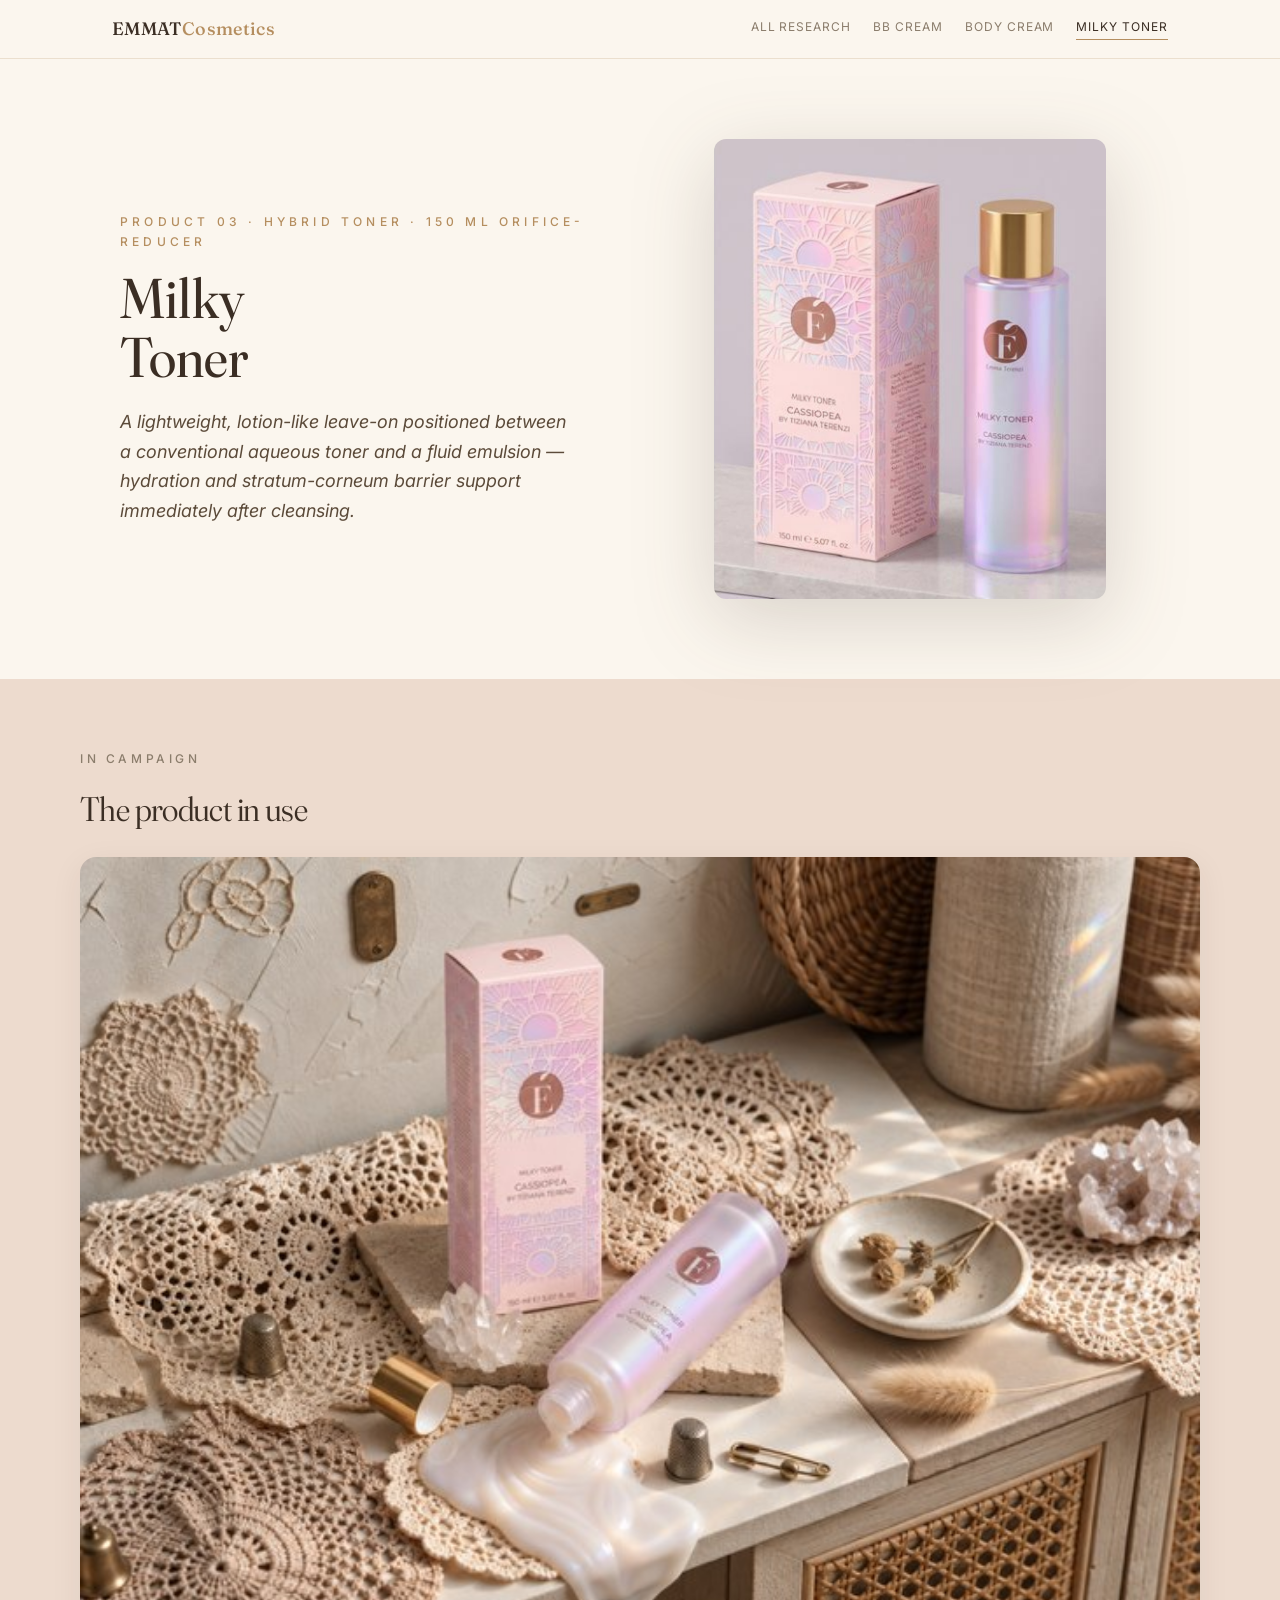
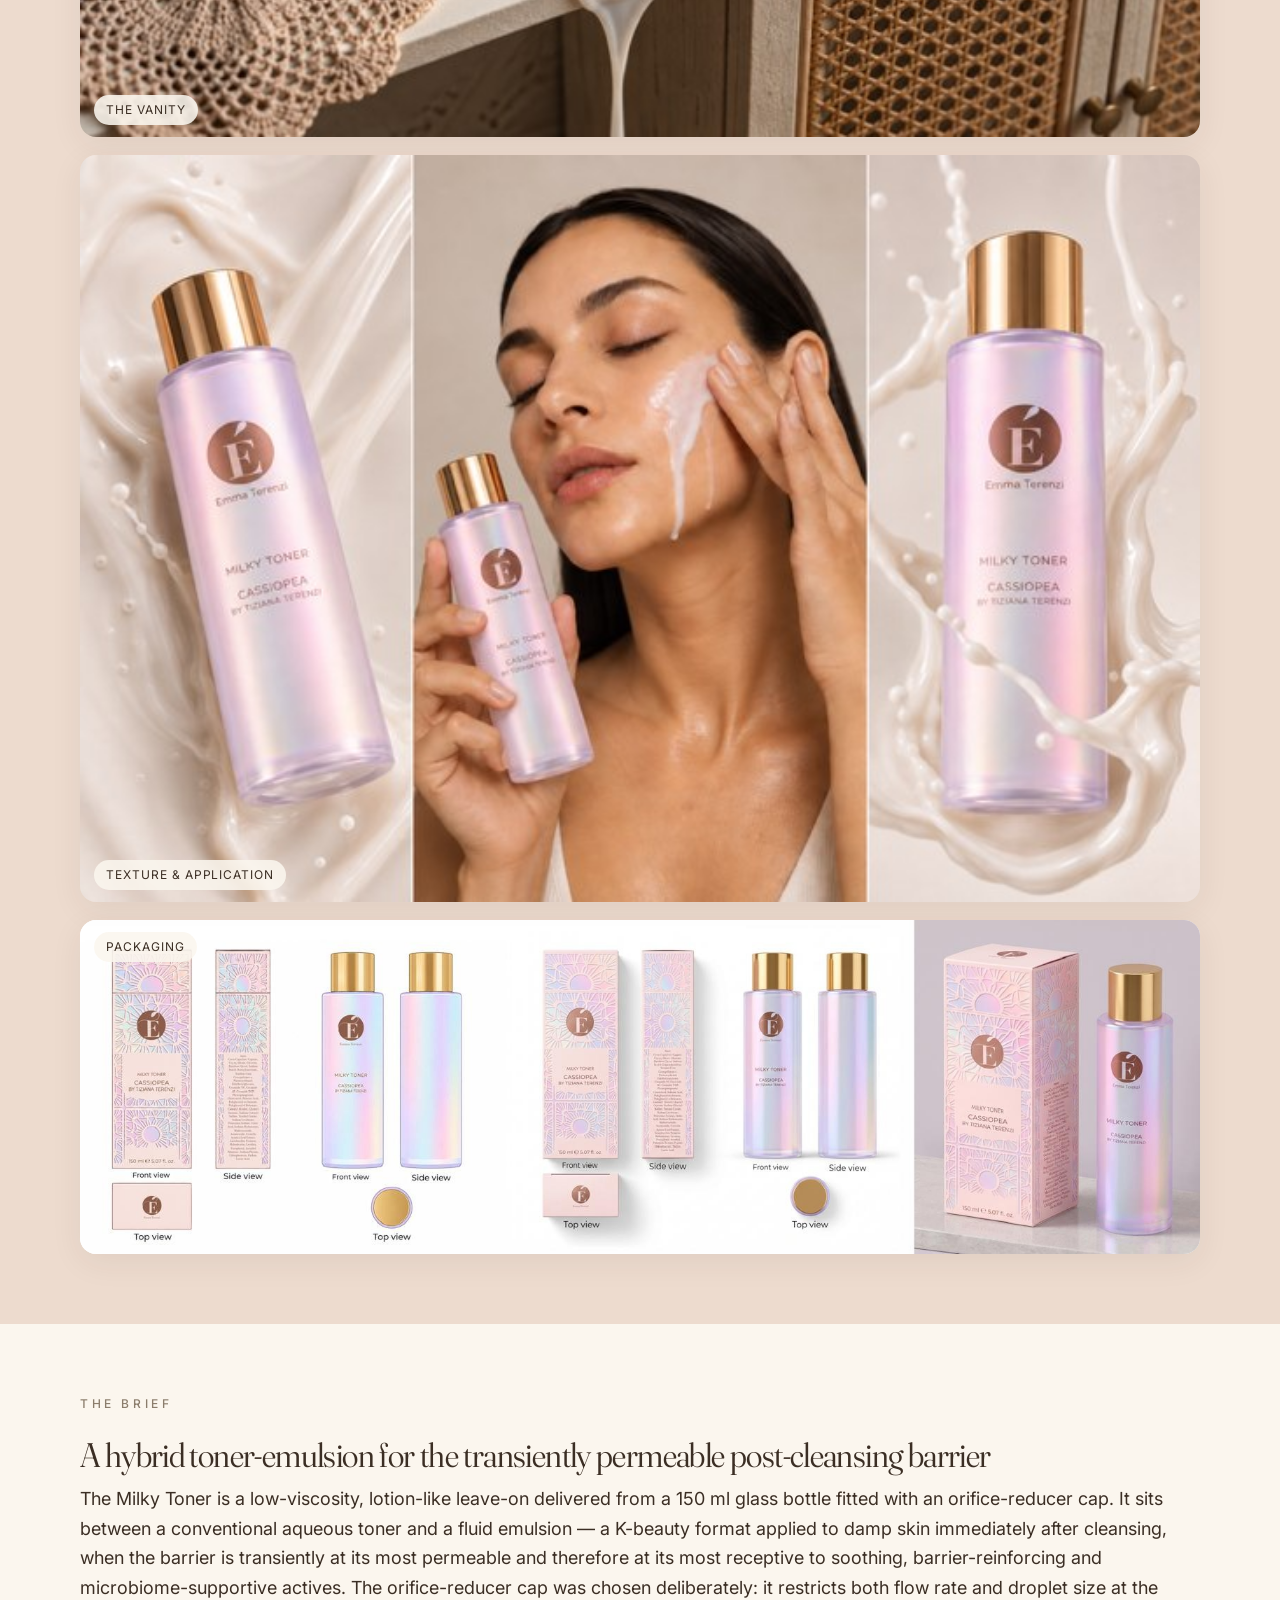
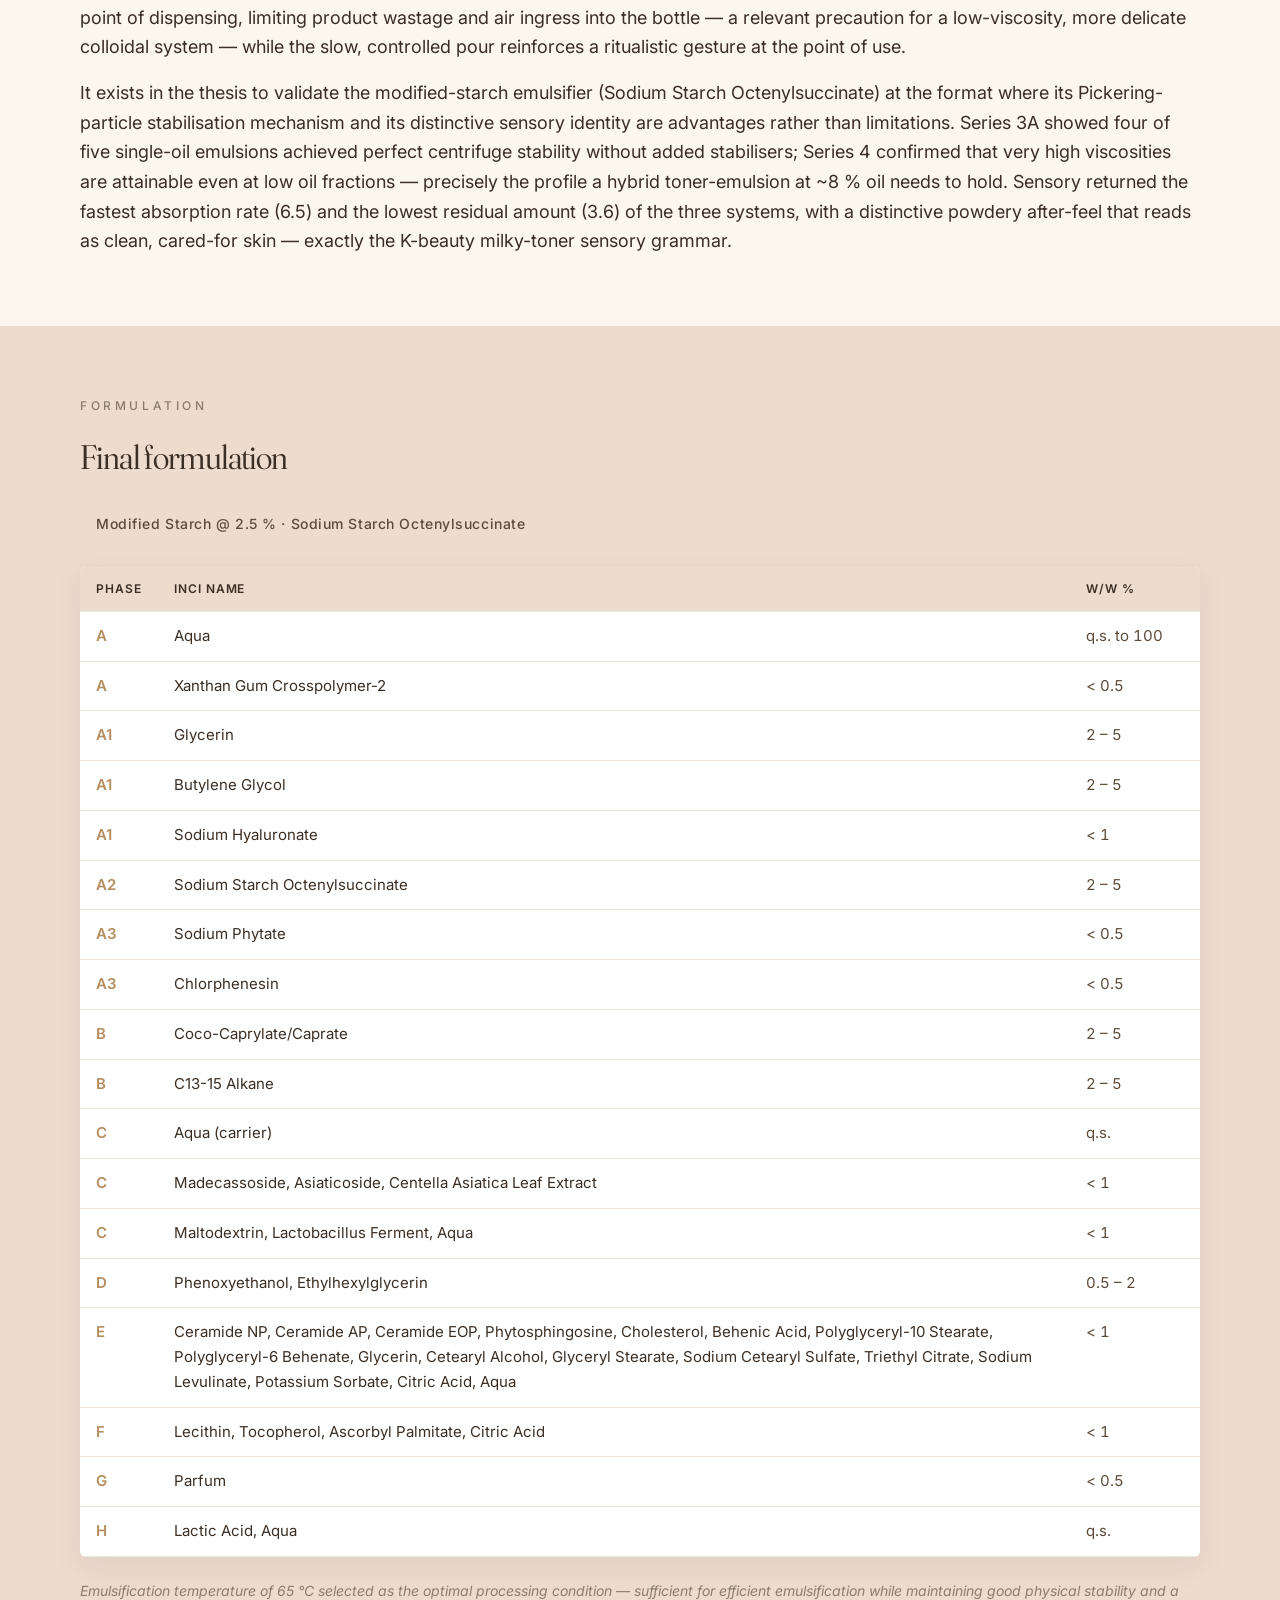
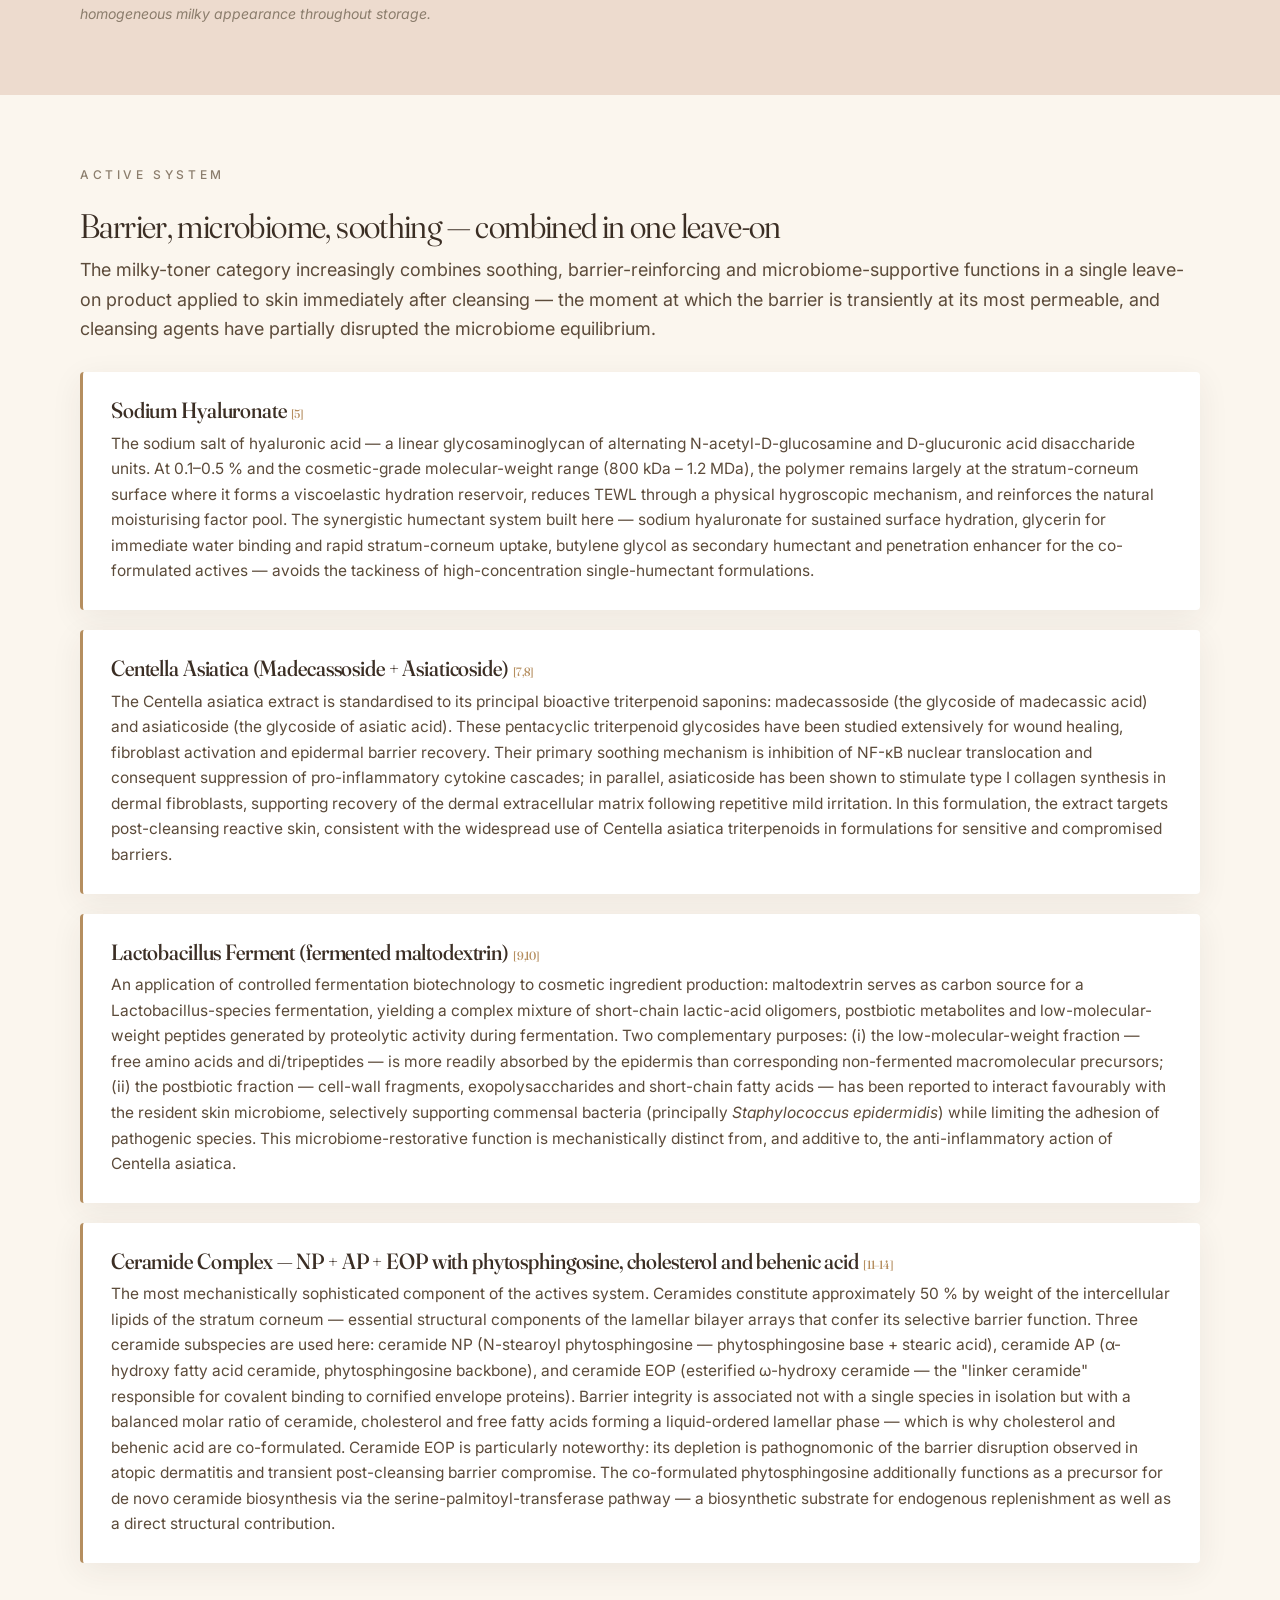
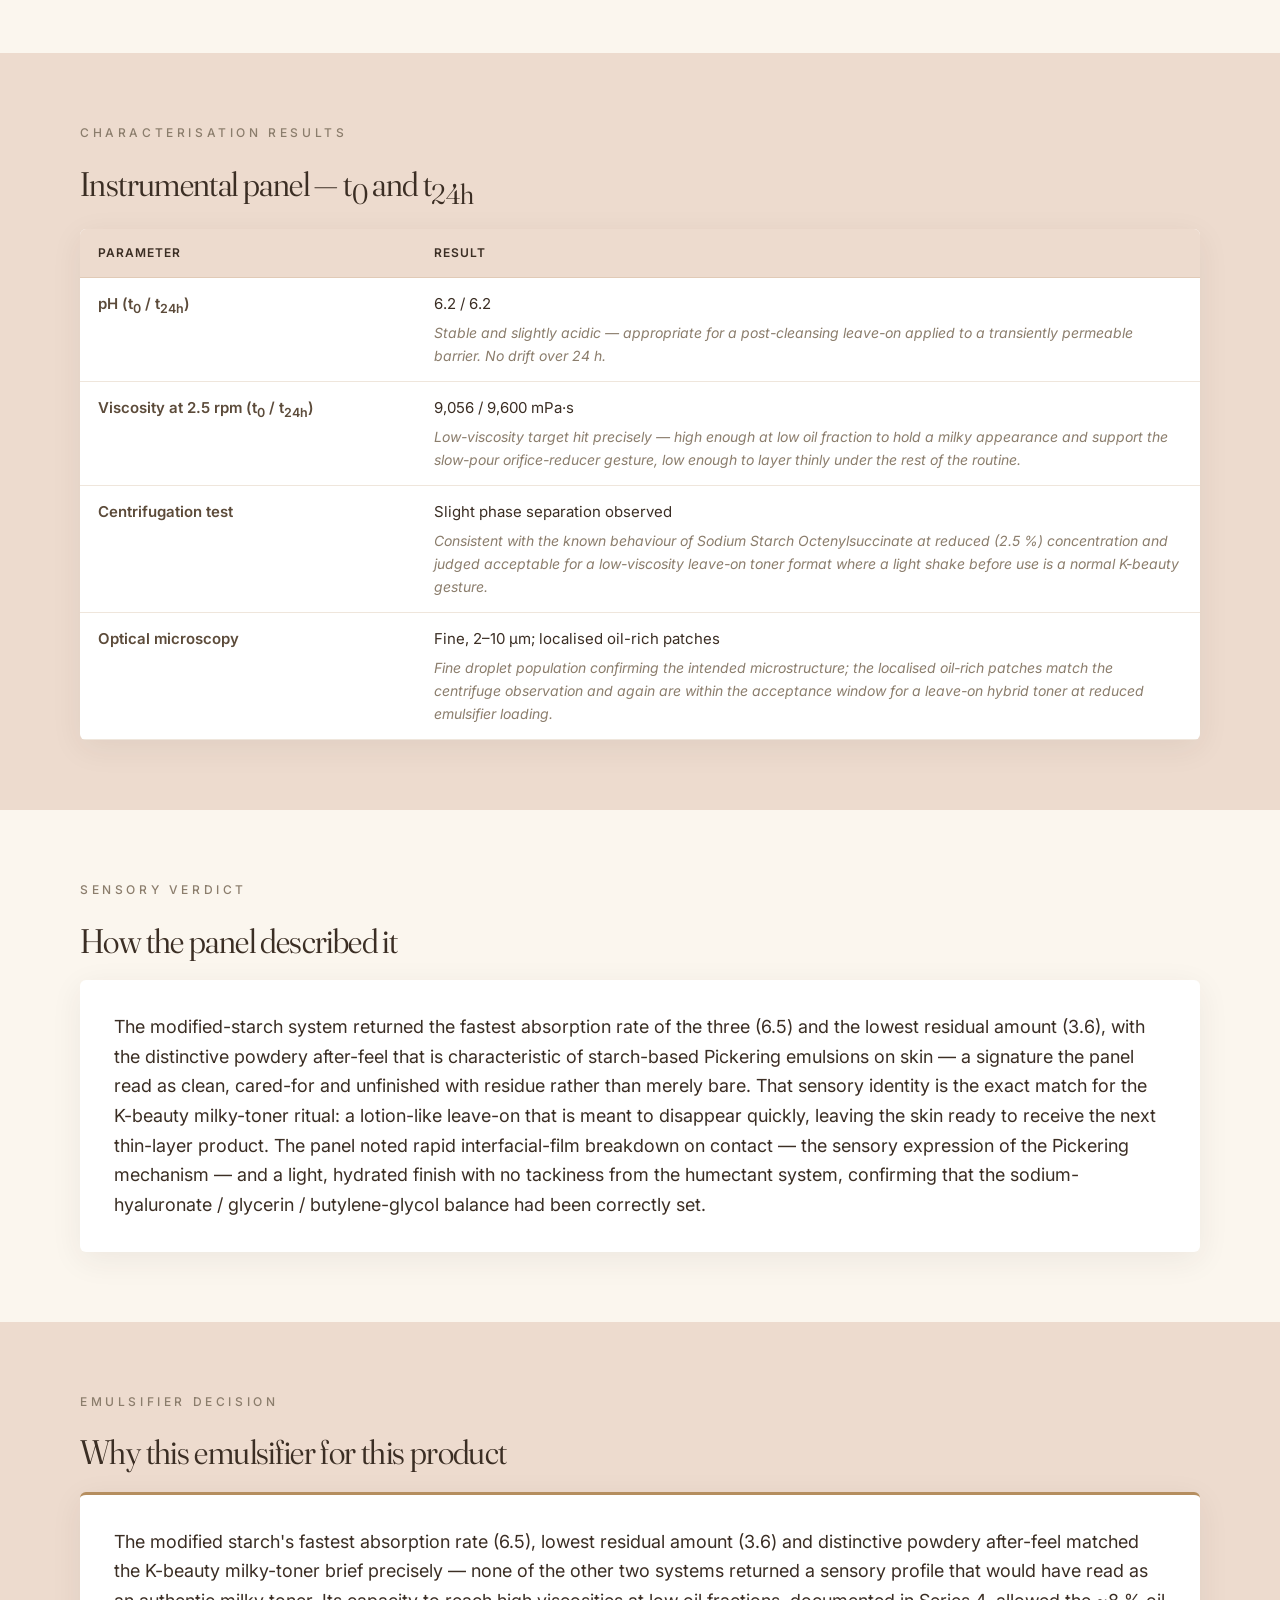
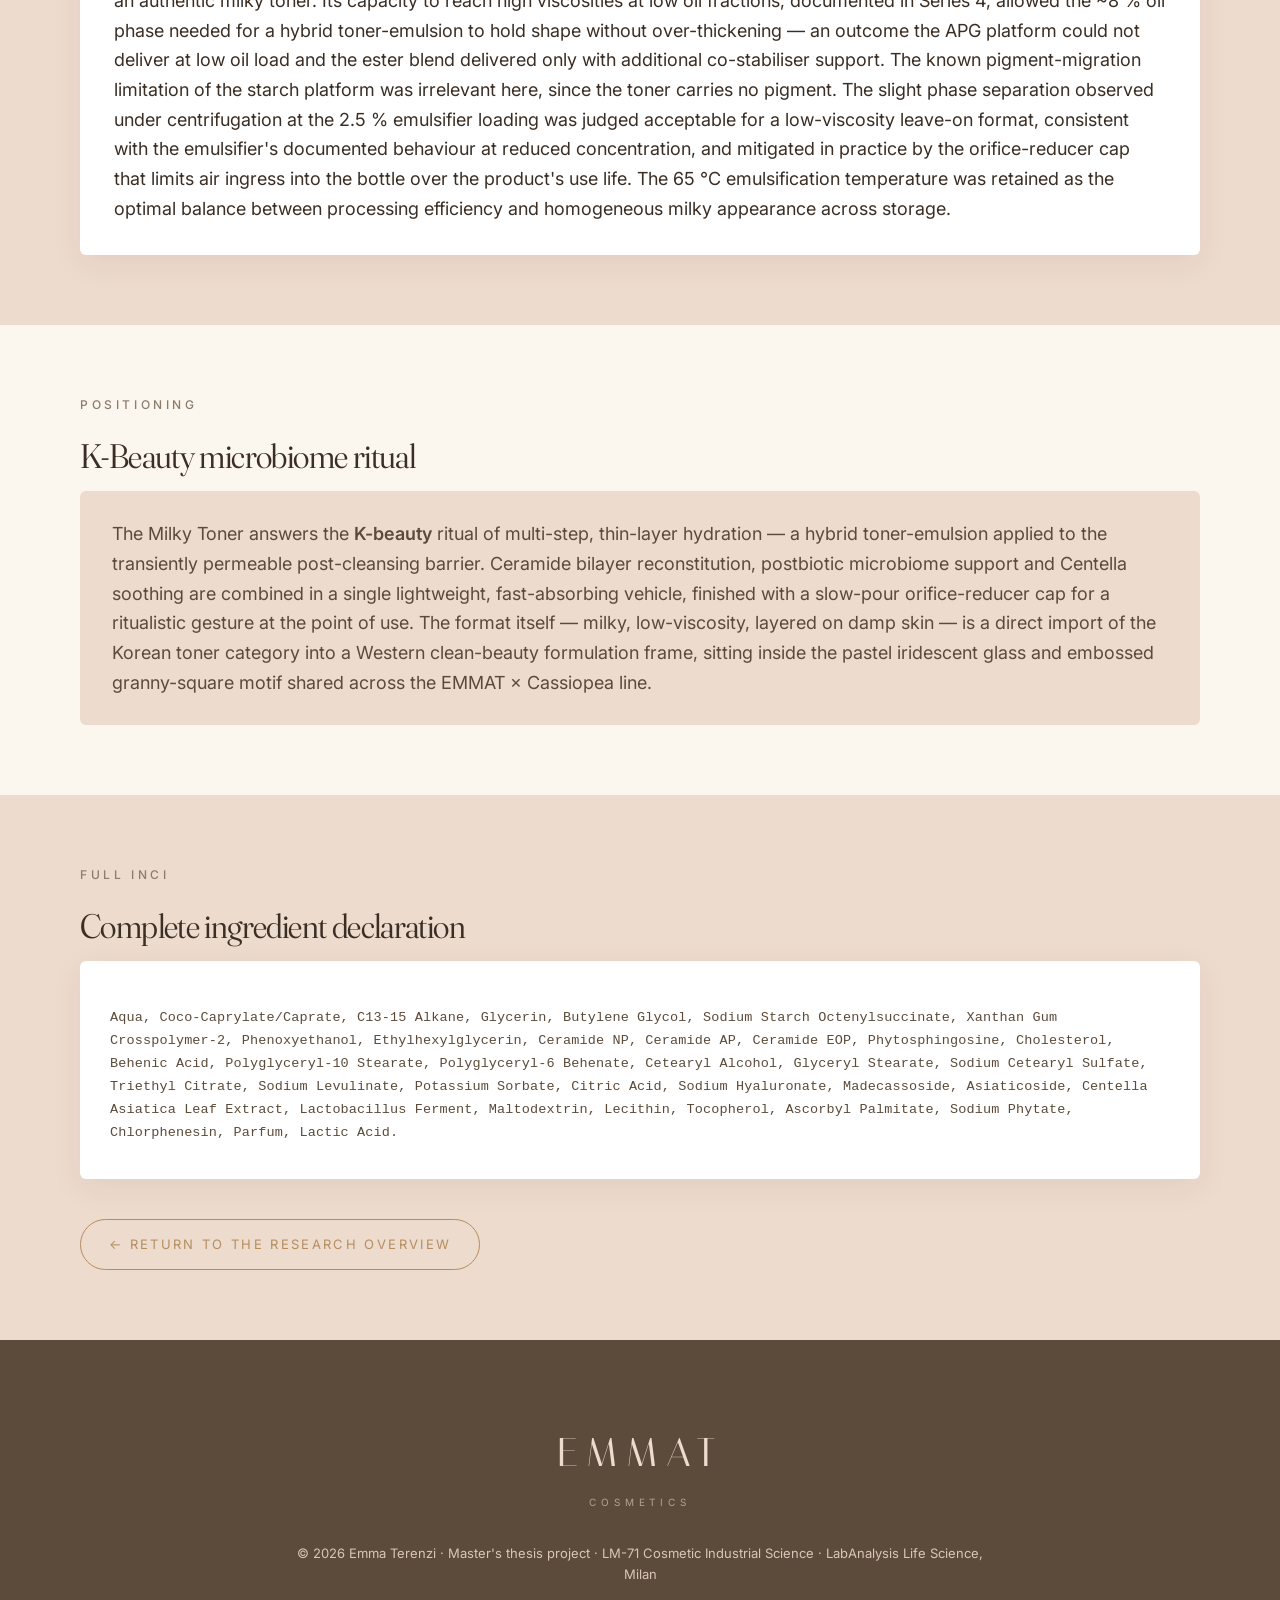
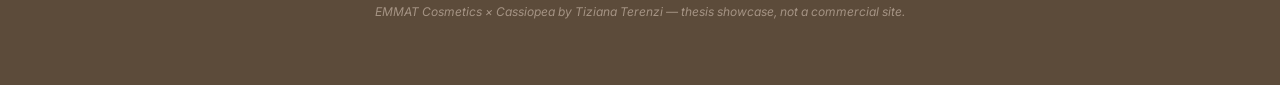
<file: products/milky-toner.html>
<!DOCTYPE html>
<html lang="en-GB">
<head>
<meta charset="UTF-8">
<meta name="viewport" content="width=device-width, initial-scale=1.0">
<title>Milky Toner — EMMAT Cosmetics</title>
<meta name="description" content="The development of EMMAT's Milky Toner: modified-starch Pickering emulsion, ~8% oil phase, and a barrier-focused actives system combining Sodium Hyaluronate, Centella asiatica triterpenoids, a fermented postbiotic, and a multi-ceramide complex.">
<link rel="preconnect" href="https://fonts.googleapis.com">
<link rel="preconnect" href="https://fonts.gstatic.com" crossorigin>
<link href="https://fonts.googleapis.com/css2?family=Fraunces:ital,opsz,wght,SOFT,WONK@0,9..144,300..700,0..100,0..1;1,9..144,300..700,0..100,0..1&family=Italiana&family=Inter:wght@300;400;500;600&display=swap" rel="stylesheet">
<link rel="stylesheet" href="../styles.css?v=20261001">
</head>
<body>

<!-- ══════════════ SUB-NAV ══════════════ -->
<nav class="subnav">
  <div class="subnav-inner">
    <a href="../index.html" class="subnav-brand">EMMAT<span>Cosmetics</span></a>
    <div class="subnav-links">
      <a href="../index.html">All research</a>
      <a href="bb-cream.html">BB Cream</a>
      <a href="body-cream.html">Body Cream</a>
      <a href="milky-toner.html" class="current">Milky Toner</a>
    </div>
  </div>
</nav>

<!-- ══════════════ HERO ══════════════ -->
<header class="product-hero">
  <div class="product-hero-text">
    <span class="eyebrow-inline">Product 03 · Hybrid toner · 150 ml orifice-reducer</span>
    <h1>Milky<br>Toner</h1>
    <p class="tag">A lightweight, lotion-like leave-on positioned between a conventional aqueous toner and a fluid emulsion — hydration and stratum-corneum barrier support immediately after cleansing.</p>
  </div>
  <div class="product-hero-media">
    <img src="../images/toner-product.jpg" alt="Milky Toner 150 ml bottle with gold cap and its pink embossed box, new É Emma Terenzi packaging">
  </div>
</header>

<!-- ══════════════ CAMPAIGN IMAGERY ══════════════ -->
<section class="pp-section section-rose pp-gallery-section">
  <div class="container">
    <span class="lede-eyebrow">In campaign</span>
    <h2>The product in use</h2>
    <div class="pp-gallery">
      <figure class="pp-gallery-item pp-gallery-wide">
        <img src="../images/toner-campaign-vanity.jpg" alt="Milky Toner on a cream vanity with crochet doilies, crystal and the pink embossed box, toner pouring over the edge" loading="lazy">
        <figcaption>The vanity</figcaption>
      </figure>
      <figure class="pp-gallery-item pp-gallery-wide">
        <img src="../images/toner-campaign-triptych.jpg" alt="Milky Toner in a milk splash, applied to the cheek, and the bottle in a milk swirl" loading="lazy">
        <figcaption>Texture & application</figcaption>
      </figure>
      <figure class="pp-gallery-item pp-gallery-wide pp-gallery-contain">
        <img src="../images/toner-packaging-v2.jpg" alt="Milky Toner packaging views: box and bottle, front, side and top, two colourways and a styled render" loading="lazy">
        <figcaption>Packaging</figcaption>
      </figure>
    </div>
  </div>
</section>

<!-- ══════════════ THE BRIEF ══════════════ -->
<section class="pp-section section-cream">
  <div class="container">
    <span class="lede-eyebrow">The brief</span>
    <h2>A hybrid toner-emulsion for the transiently permeable post-cleansing barrier</h2>
    <p>The Milky Toner is a low-viscosity, lotion-like leave-on delivered from a 150 ml glass bottle fitted with an orifice-reducer cap. It sits between a conventional aqueous toner and a fluid emulsion — a K-beauty format applied to damp skin immediately after cleansing, when the barrier is transiently at its most permeable and therefore at its most receptive to soothing, barrier-reinforcing and microbiome-supportive actives. The orifice-reducer cap was chosen deliberately: it restricts both flow rate and droplet size at the point of dispensing, limiting product wastage and air ingress into the bottle — a relevant precaution for a low-viscosity, more delicate colloidal system — while the slow, controlled pour reinforces a ritualistic gesture at the point of use.</p>
    <p>It exists in the thesis to validate the modified-starch emulsifier (Sodium Starch Octenylsuccinate) at the format where its Pickering-particle stabilisation mechanism and its distinctive sensory identity are advantages rather than limitations. Series 3A showed four of five single-oil emulsions achieved perfect centrifuge stability without added stabilisers; Series 4 confirmed that very high viscosities are attainable even at low oil fractions — precisely the profile a hybrid toner-emulsion at ~8 % oil needs to hold. Sensory returned the fastest absorption rate (6.5) and the lowest residual amount (3.6) of the three systems, with a distinctive powdery after-feel that reads as clean, cared-for skin — exactly the K-beauty milky-toner sensory grammar.</p>
  </div>
</section>

<!-- ══════════════ FORMULATION ══════════════ -->
<section class="pp-section section-rose">
  <div class="container">
    <span class="lede-eyebrow">Formulation</span>
    <h2>Final formulation</h2>
    <span class="emul-line">Modified Starch @ 2.5 % · Sodium Starch Octenylsuccinate</span>
    <table class="form-table">
      <thead><tr><th>Phase</th><th>INCI name</th><th>w/w %</th></tr></thead>
      <tbody>
        <tr><td>A</td><td>Aqua</td><td>q.s. to 100</td></tr>
        <tr><td>A</td><td>Xanthan Gum Crosspolymer-2</td><td>&lt; 0.5</td></tr>
        <tr><td>A1</td><td>Glycerin</td><td>2 – 5</td></tr>
        <tr><td>A1</td><td>Butylene Glycol</td><td>2 – 5</td></tr>
        <tr><td>A1</td><td>Sodium Hyaluronate</td><td>&lt; 1</td></tr>
        <tr><td>A2</td><td>Sodium Starch Octenylsuccinate</td><td>2 – 5</td></tr>
        <tr><td>A3</td><td>Sodium Phytate</td><td>&lt; 0.5</td></tr>
        <tr><td>A3</td><td>Chlorphenesin</td><td>&lt; 0.5</td></tr>
        <tr><td>B</td><td>Coco-Caprylate/Caprate</td><td>2 – 5</td></tr>
        <tr><td>B</td><td>C13-15 Alkane</td><td>2 – 5</td></tr>
        <tr><td>C</td><td>Aqua (carrier)</td><td>q.s.</td></tr>
        <tr><td>C</td><td>Madecassoside, Asiaticoside, Centella Asiatica Leaf Extract</td><td>&lt; 1</td></tr>
        <tr><td>C</td><td>Maltodextrin, Lactobacillus Ferment, Aqua</td><td>&lt; 1</td></tr>
        <tr><td>D</td><td>Phenoxyethanol, Ethylhexylglycerin</td><td>0.5 – 2</td></tr>
        <tr><td>E</td><td>Ceramide NP, Ceramide AP, Ceramide EOP, Phytosphingosine, Cholesterol, Behenic Acid, Polyglyceryl-10 Stearate, Polyglyceryl-6 Behenate, Glycerin, Cetearyl Alcohol, Glyceryl Stearate, Sodium Cetearyl Sulfate, Triethyl Citrate, Sodium Levulinate, Potassium Sorbate, Citric Acid, Aqua</td><td>&lt; 1</td></tr>
        <tr><td>F</td><td>Lecithin, Tocopherol, Ascorbyl Palmitate, Citric Acid</td><td>&lt; 1</td></tr>
        <tr><td>G</td><td>Parfum</td><td>&lt; 0.5</td></tr>
        <tr><td>H</td><td>Lactic Acid, Aqua</td><td>q.s.</td></tr>
      </tbody>
    </table>
    <p style="margin-top:22px; color:var(--muted); font-size:14px; font-style:italic;">Emulsification temperature of 65 °C selected as the optimal processing condition — sufficient for efficient emulsification while maintaining good physical stability and a homogeneous milky appearance throughout storage.</p>
  </div>
</section>

<!-- ══════════════ ACTIVE SYSTEM DEEP DIVE ══════════════ -->
<section class="pp-section section-cream">
  <div class="container">
    <span class="lede-eyebrow">Active system</span>
    <h2>Barrier, microbiome, soothing — combined in one leave-on</h2>
    <p style="margin-bottom:28px; color:var(--deep);">The milky-toner category increasingly combines soothing, barrier-reinforcing and microbiome-supportive functions in a single leave-on product applied to skin immediately after cleansing — the moment at which the barrier is transiently at its most permeable, and cleansing agents have partially disrupted the microbiome equilibrium.</p>

    <div class="active-block">
      <h4>Sodium Hyaluronate <span class="ref">[5]</span></h4>
      <p>The sodium salt of hyaluronic acid — a linear glycosaminoglycan of alternating N-acetyl-D-glucosamine and D-glucuronic acid disaccharide units. At 0.1–0.5 % and the cosmetic-grade molecular-weight range (800 kDa – 1.2 MDa), the polymer remains largely at the stratum-corneum surface where it forms a viscoelastic hydration reservoir, reduces TEWL through a physical hygroscopic mechanism, and reinforces the natural moisturising factor pool. The synergistic humectant system built here — sodium hyaluronate for sustained surface hydration, glycerin for immediate water binding and rapid stratum-corneum uptake, butylene glycol as secondary humectant and penetration enhancer for the co-formulated actives — avoids the tackiness of high-concentration single-humectant formulations.</p>
    </div>

    <div class="active-block">
      <h4>Centella Asiatica (Madecassoside + Asiaticoside) <span class="ref">[7,8]</span></h4>
      <p>The Centella asiatica extract is standardised to its principal bioactive triterpenoid saponins: madecassoside (the glycoside of madecassic acid) and asiaticoside (the glycoside of asiatic acid). These pentacyclic triterpenoid glycosides have been studied extensively for wound healing, fibroblast activation and epidermal barrier recovery. Their primary soothing mechanism is inhibition of NF-κB nuclear translocation and consequent suppression of pro-inflammatory cytokine cascades; in parallel, asiaticoside has been shown to stimulate type I collagen synthesis in dermal fibroblasts, supporting recovery of the dermal extracellular matrix following repetitive mild irritation. In this formulation, the extract targets post-cleansing reactive skin, consistent with the widespread use of Centella asiatica triterpenoids in formulations for sensitive and compromised barriers.</p>
    </div>

    <div class="active-block">
      <h4>Lactobacillus Ferment (fermented maltodextrin) <span class="ref">[9,10]</span></h4>
      <p>An application of controlled fermentation biotechnology to cosmetic ingredient production: maltodextrin serves as carbon source for a Lactobacillus-species fermentation, yielding a complex mixture of short-chain lactic-acid oligomers, postbiotic metabolites and low-molecular-weight peptides generated by proteolytic activity during fermentation. Two complementary purposes: (i) the low-molecular-weight fraction — free amino acids and di/tripeptides — is more readily absorbed by the epidermis than corresponding non-fermented macromolecular precursors; (ii) the postbiotic fraction — cell-wall fragments, exopolysaccharides and short-chain fatty acids — has been reported to interact favourably with the resident skin microbiome, selectively supporting commensal bacteria (principally <em>Staphylococcus epidermidis</em>) while limiting the adhesion of pathogenic species. This microbiome-restorative function is mechanistically distinct from, and additive to, the anti-inflammatory action of Centella asiatica.</p>
    </div>

    <div class="active-block">
      <h4>Ceramide Complex — NP + AP + EOP with phytosphingosine, cholesterol and behenic acid <span class="ref">[11–14]</span></h4>
      <p>The most mechanistically sophisticated component of the actives system. Ceramides constitute approximately 50 % by weight of the intercellular lipids of the stratum corneum — essential structural components of the lamellar bilayer arrays that confer its selective barrier function. Three ceramide subspecies are used here: ceramide NP (N-stearoyl phytosphingosine — phytosphingosine base + stearic acid), ceramide AP (α-hydroxy fatty acid ceramide, phytosphingosine backbone), and ceramide EOP (esterified ω-hydroxy ceramide — the "linker ceramide" responsible for covalent binding to cornified envelope proteins). Barrier integrity is associated not with a single species in isolation but with a balanced molar ratio of ceramide, cholesterol and free fatty acids forming a liquid-ordered lamellar phase — which is why cholesterol and behenic acid are co-formulated. Ceramide EOP is particularly noteworthy: its depletion is pathognomonic of the barrier disruption observed in atopic dermatitis and transient post-cleansing barrier compromise. The co-formulated phytosphingosine additionally functions as a precursor for de novo ceramide biosynthesis via the serine-palmitoyl-transferase pathway — a biosynthetic substrate for endogenous replenishment as well as a direct structural contribution.</p>
    </div>
  </div>
</section>

<!-- ══════════════ CHARACTERISATION RESULTS ══════════════ -->
<section class="pp-section section-rose">
  <div class="container">
    <span class="lede-eyebrow">Characterisation results</span>
    <h2>Instrumental panel — t<sub>0</sub> and t<sub>24h</sub></h2>
    <table class="results-table">
      <thead><tr><th>Parameter</th><th>Result</th></tr></thead>
      <tbody>
        <tr>
          <td>pH (t<sub>0</sub> / t<sub>24h</sub>)</td>
          <td>6.2 / 6.2
            <span class="interp">Stable and slightly acidic — appropriate for a post-cleansing leave-on applied to a transiently permeable barrier. No drift over 24 h.</span>
          </td>
        </tr>
        <tr>
          <td>Viscosity at 2.5 rpm (t<sub>0</sub> / t<sub>24h</sub>)</td>
          <td>9,056 / 9,600 mPa·s
            <span class="interp">Low-viscosity target hit precisely — high enough at low oil fraction to hold a milky appearance and support the slow-pour orifice-reducer gesture, low enough to layer thinly under the rest of the routine.</span>
          </td>
        </tr>
        <tr>
          <td>Centrifugation test</td>
          <td>Slight phase separation observed
            <span class="interp">Consistent with the known behaviour of Sodium Starch Octenylsuccinate at reduced (2.5 %) concentration and judged acceptable for a low-viscosity leave-on toner format where a light shake before use is a normal K-beauty gesture.</span>
          </td>
        </tr>
        <tr>
          <td>Optical microscopy</td>
          <td>Fine, 2–10 µm; localised oil-rich patches
            <span class="interp">Fine droplet population confirming the intended microstructure; the localised oil-rich patches match the centrifuge observation and again are within the acceptance window for a leave-on hybrid toner at reduced emulsifier loading.</span>
          </td>
        </tr>
      </tbody>
    </table>
  </div>
</section>

<!-- ══════════════ SENSORY VERDICT ══════════════ -->
<section class="pp-section section-cream">
  <div class="container">
    <span class="lede-eyebrow">Sensory verdict</span>
    <h2>How the panel described it</h2>
    <div class="verdict-panel">
      <p>The modified-starch system returned the fastest absorption rate of the three (6.5) and the lowest residual amount (3.6), with the distinctive powdery after-feel that is characteristic of starch-based Pickering emulsions on skin — a signature the panel read as clean, cared-for and unfinished with residue rather than merely bare. That sensory identity is the exact match for the K-beauty milky-toner ritual: a lotion-like leave-on that is meant to disappear quickly, leaving the skin ready to receive the next thin-layer product. The panel noted rapid interfacial-film breakdown on contact — the sensory expression of the Pickering mechanism — and a light, hydrated finish with no tackiness from the humectant system, confirming that the sodium-hyaluronate / glycerin / butylene-glycol balance had been correctly set.</p>
    </div>
  </div>
</section>

<!-- ══════════════ EMULSIFIER RATIONALE ══════════════ -->
<section class="pp-section section-rose">
  <div class="container">
    <span class="lede-eyebrow">Emulsifier decision</span>
    <h2>Why this emulsifier for this product</h2>
    <div class="rationale-panel">
      <p>The modified starch's fastest absorption rate (6.5), lowest residual amount (3.6) and distinctive powdery after-feel matched the K-beauty milky-toner brief precisely — none of the other two systems returned a sensory profile that would have read as an authentic milky toner. Its capacity to reach high viscosities at low oil fractions, documented in Series 4, allowed the ~8 % oil phase needed for a hybrid toner-emulsion to hold shape without over-thickening — an outcome the APG platform could not deliver at low oil load and the ester blend delivered only with additional co-stabiliser support. The known pigment-migration limitation of the starch platform was irrelevant here, since the toner carries no pigment. The slight phase separation observed under centrifugation at the 2.5 % emulsifier loading was judged acceptable for a low-viscosity leave-on format, consistent with the emulsifier's documented behaviour at reduced concentration, and mitigated in practice by the orifice-reducer cap that limits air ingress into the bottle over the product's use life. The 65 °C emulsification temperature was retained as the optimal balance between processing efficiency and homogeneous milky appearance across storage.</p>
    </div>
  </div>
</section>

<!-- ══════════════ POSITIONING ══════════════ -->
<section class="pp-section section-cream">
  <div class="container">
    <span class="lede-eyebrow">Positioning</span>
    <h2>K-Beauty microbiome ritual</h2>
    <div class="positioning-panel">
      <p>The Milky Toner answers the <strong>K-beauty</strong> ritual of multi-step, thin-layer hydration — a hybrid toner-emulsion applied to the transiently permeable post-cleansing barrier. Ceramide bilayer reconstitution, postbiotic microbiome support and Centella soothing are combined in a single lightweight, fast-absorbing vehicle, finished with a slow-pour orifice-reducer cap for a ritualistic gesture at the point of use. The format itself — milky, low-viscosity, layered on damp skin — is a direct import of the Korean toner category into a Western clean-beauty formulation frame, sitting inside the pastel iridescent glass and embossed granny-square motif shared across the EMMAT × Cassiopea line.</p>
    </div>
  </div>
</section>

<!-- ══════════════ FULL INCI ══════════════ -->
<section class="pp-section section-rose">
  <div class="container">
    <span class="lede-eyebrow">Full INCI</span>
    <h2>Complete ingredient declaration</h2>
    <div class="inci-panel">
      <p class="inci">Aqua, Coco-Caprylate/Caprate, C13-15 Alkane, Glycerin, Butylene Glycol, Sodium Starch Octenylsuccinate, Xanthan Gum Crosspolymer-2, Phenoxyethanol, Ethylhexylglycerin, Ceramide NP, Ceramide AP, Ceramide EOP, Phytosphingosine, Cholesterol, Behenic Acid, Polyglyceryl-10 Stearate, Polyglyceryl-6 Behenate, Cetearyl Alcohol, Glyceryl Stearate, Sodium Cetearyl Sulfate, Triethyl Citrate, Sodium Levulinate, Potassium Sorbate, Citric Acid, Sodium Hyaluronate, Madecassoside, Asiaticoside, Centella Asiatica Leaf Extract, Lactobacillus Ferment, Maltodextrin, Lecithin, Tocopherol, Ascorbyl Palmitate, Sodium Phytate, Chlorphenesin, Parfum, Lactic Acid.</p>
    </div>
    <a href="../index.html" class="back-link">← Return to the research overview</a>
  </div>
</section>

<!-- ══════════════ FOOTER ══════════════ -->
<footer class="footer">
  <div class="container">
    <div class="footer-inner">
      <div class="footer-brand">EMMAT<span>Cosmetics</span></div>
      <p class="footer-line">© 2026 Emma Terenzi · Master's thesis project · LM-71 Cosmetic Industrial Science · LabAnalysis Life Science, Milan</p>
      <p class="footer-line muted">EMMAT Cosmetics × Cassiopea by Tiziana Terenzi — thesis showcase, not a commercial site.</p>
    </div>
  </div>
</footer>

</body>
</html>
</file>
<file: styles.css>
/* ═══════════════════════════════════════════════
   EMMAT Cosmetics — Thesis Portfolio
   Palette:
     text        #3B2E24  warm dark brown
     bg          #FBF6EE  cream
     gold        #B58E5F
     muted       #8B7D6C
     deep        #5C4B3A
     rose        #EDDBCE  soft rose
   ═══════════════════════════════════════════════ */

:root {
  --text:   #3B2E24;
  --bg:     #FBF6EE;
  --bg-2:   #FDF9F2;                /* subtle cream lift for inner-card gradient */
  --gold:   #B58E5F;
  --muted:  #8B7D6C;
  --deep:   #5C4B3A;
  --rose:   #EDDBCE;
  --border: rgba(181, 142, 95, .22);
  --rule:   rgba(181, 142, 95, .20);
  --shadow:    0 8px 32px rgba(59, 46, 36, .07);
  --shadow-lg: 0 24px 64px rgba(59, 46, 36, .12);

  --serif:   'Fraunces', 'Cormorant Garamond', 'Playfair Display', Georgia, serif;
  --display: 'Italiana', 'Fraunces', Georgia, serif;
  --sans:    'Inter', -apple-system, BlinkMacSystemFont, 'Segoe UI', sans-serif;

  /* Modular scale (ratio 1.25 · base 18px) — desktop */
  --step--1: 14.4px;
  --step-0:  18px;    /* body */
  --step-1:  22.5px;  /* lead */
  --step-2:  28px;    /* h4 */
  --step-3:  36px;    /* h3 */
  --step-4:  44px;    /* h2 */
  --step-5:  56px;
  --step-6:  72px;    /* h1 / hero */

  /* OpenType feature packs */
  --feat-body: "kern", "liga", "clig", "calt", "onum", "pnum";
  --feat-num:  "kern", "lnum", "tnum";
  --feat-head: "kern", "liga", "dlig", "calt", "ss01";

  --max: 1120px;
}

* { box-sizing: border-box; margin: 0; padding: 0; }

html {
  scroll-behavior: smooth;
  scroll-padding-top: 96px;
  -webkit-text-size-adjust: 100%;
}

body {
  font-family: var(--sans);
  color: var(--text);
  background: var(--bg);
  line-height: 1.65;
  font-weight: 400;
  font-size: var(--step-0);
  font-feature-settings: var(--feat-body);
  -webkit-font-smoothing: antialiased;
  -moz-osx-font-smoothing: grayscale;
  text-rendering: optimizeLegibility;
}

a { color: inherit; text-decoration: none; }
img { max-width: 100%; height: auto; display: block; }

h1, h2, h3, h4 {
  font-family: var(--serif);
  color: var(--text);
  font-weight: 400;
  line-height: 1.12;
  font-feature-settings: var(--feat-head);
  font-variation-settings: "opsz" 144, "SOFT" 30, "WONK" 0;
  text-wrap: balance;
}

h2 { font-size: var(--step-4); font-weight: 350; letter-spacing: -0.018em; margin-bottom: 16px; }
h3 { font-size: var(--step-3); font-weight: 400; letter-spacing: -0.012em; margin-bottom: 16px; }
h4 { font-size: var(--step-2); font-weight: 500; letter-spacing: -0.006em; margin-bottom: 12px; }

p { margin-bottom: 16px; }
p:last-child { margin-bottom: 0; }

em { color: var(--deep); font-style: italic; }
strong { font-weight: 600; }

/* ═══════════════════════════════════════════════ HERO */
.hero {
  position: relative;
  min-height: 100vh;
  display: flex;
  align-items: center;
  justify-content: center;
  overflow: hidden;
  color: var(--text);
}

.hero-bg {
  position: absolute;
  inset: 0;
  background-size: cover;
  background-position: center 30%;
  background-repeat: no-repeat;
  z-index: 0;
  animation: heroPan 30s ease-in-out infinite alternate;
}

@keyframes heroPan {
  from { transform: scale(1.02) translateY(0); }
  to   { transform: scale(1.08) translateY(-1%); }
}

.hero-overlay {
  position: absolute;
  inset: 0;
  background:
    radial-gradient(ellipse at 50% 100%, rgba(251, 246, 238, .95) 0%, rgba(251, 246, 238, .5) 40%, transparent 75%),
    linear-gradient(180deg, rgba(251, 246, 238, .15) 0%, rgba(251, 246, 238, .35) 100%);
  z-index: 1;
}

.hero-inner {
  position: relative;
  z-index: 2;
  max-width: 880px;
  padding: 64px 32px 112px;
  text-align: center;
}

.hero-eyebrow {
  font-family: var(--sans);
  font-size: 12px;
  letter-spacing: .38em;
  text-transform: uppercase;
  color: var(--gold);
  font-weight: 500;
  margin-bottom: 40px;
  font-feature-settings: var(--feat-num);
}

.brand-mark {
  font-family: var(--display);
  font-size: var(--step-6);
  font-weight: 400;
  letter-spacing: .18em;
  line-height: 1;
  margin: 0 0 8px;
  color: var(--text);
  font-feature-settings: "kern", "liga", "dlig";
}

.brand-mark span {
  display: block;
  font-family: var(--sans);
  font-size: 13px;
  letter-spacing: .58em;
  text-transform: uppercase;
  color: var(--muted);
  margin-top: 16px;
  font-weight: 400;
}

.tagline {
  font-family: var(--serif);
  font-style: italic;
  font-size: var(--step-2);
  line-height: 1.4;
  color: var(--deep);
  max-width: 720px;
  margin: 40px auto 24px;
  font-weight: 350;
  font-variation-settings: "opsz" 144, "SOFT" 60;
  text-wrap: balance;
}

.credit {
  font-family: var(--sans);
  font-size: 14px;
  color: var(--muted);
  letter-spacing: .08em;
  margin-bottom: 48px;
  font-feature-settings: var(--feat-num);
}
.credit strong { color: var(--text); font-weight: 600; }

.btn {
  display: inline-block;
  padding: 16px 32px;
  font-family: var(--sans);
  font-size: 12px;
  font-weight: 500;
  letter-spacing: .24em;
  text-transform: uppercase;
  border-radius: 8px;
  border: none;
  cursor: pointer;
  transition: all .3s ease;
}

.btn-primary {
  background: var(--gold);
  color: #fff;
}
.btn-primary:hover {
  background: var(--deep);
  transform: translateY(-2px);
  box-shadow: 0 12px 30px rgba(181, 142, 95, .3);
}

.hero-scroll {
  position: absolute;
  bottom: 30px;
  left: 50%;
  transform: translateX(-50%);
  z-index: 2;
  font-family: var(--sans);
  font-size: 10px;
  letter-spacing: .35em;
  text-transform: uppercase;
  color: var(--muted);
  writing-mode: vertical-rl;
  animation: bob 2s ease-in-out infinite;
}
@keyframes bob { 0%, 100% { transform: translateX(-50%) translateY(0); } 50% { transform: translateX(-50%) translateY(6px); } }

/* ═══════════════════════════════════════════════ SECTIONS */
.section {
  padding: 128px 24px;
  position: relative;
}
.section-cream { background: var(--bg); }
.section-rose  { background: var(--rose); }

/* Subtle gold hairline between adjacent sections — printed-lookbook rhythm */
.section + .section::before {
  content: "";
  position: absolute;
  top: 0;
  left: 50%;
  transform: translateX(-50%);
  width: 60%;
  max-width: 640px;
  height: 1px;
  background: var(--rule);
  opacity: .8;
}

.container {
  max-width: var(--max);
  margin: 0 auto;
}

.section-header {
  margin-bottom: 72px;
}
.section-header.centered {
  text-align: center;
  max-width: 760px;
  margin-left: auto;
  margin-right: auto;
  margin-bottom: 88px;
}

.eyebrow {
  display: inline-block;
  font-family: var(--sans);
  font-size: 11px;
  font-weight: 500;
  letter-spacing: .42em;
  text-transform: uppercase;
  color: var(--gold);
  margin-bottom: 24px;
  padding-bottom: 8px;
  border-bottom: 1px solid var(--border);
  font-feature-settings: var(--feat-num);
}

.section-lede {
  font-family: var(--serif);
  font-style: italic;
  font-size: var(--step-1);
  color: var(--deep);
  margin-top: 24px;
  line-height: 1.55;
  font-weight: 350;
  font-variation-settings: "opsz" 144, "SOFT" 40;
  text-wrap: balance;
}

/* ═══════════════════════════════════════════════ SECTION FIGURES */
.section-figure {
  margin: 0;
  border-radius: 16px;
  overflow: hidden;
  box-shadow: var(--shadow);
  border: 1px solid var(--border);
  background: var(--bg);
}
.section-figure img {
  display: block;
  width: 100%;
  height: auto;
  object-fit: cover;
}
.section-figure-wide {
  margin-top: 56px;
  aspect-ratio: 16 / 9;
}
.section-figure-wide img {
  height: 100%;
}
.section-figure-strip {
  margin-top: 40px;
  aspect-ratio: 32 / 11;
}
.section-figure-strip img {
  height: 100%;
}
.section-figure-inset {
  margin-bottom: 28px;
  aspect-ratio: 16 / 9;
}
.section-figure-inset img {
  height: 100%;
}
.section-figure-closer {
  margin-top: 0;
  margin-bottom: 56px;
}

/* ═══════════════════════════════════════════════ GRIDS */
.grid-2 {
  display: grid;
  grid-template-columns: 1.15fr 1fr;
  gap: 72px;
  align-items: start;
}

.grid-3 {
  display: grid;
  grid-template-columns: repeat(3, 1fr);
  gap: 32px;
}

.grid-methods {
  display: grid;
  grid-template-columns: repeat(4, 1fr);
  gap: 24px;
  margin-bottom: 48px;
}

/* ═══════════════════════════════════════════════ PROSE */
.prose h3 { margin-bottom: 24px; }
.prose p  { color: var(--deep); font-size: var(--step-0); line-height: 1.7; }
.prose p.muted { color: var(--muted); font-size: 16px; }

/* Drop-cap on the first prose paragraph */
.prose > p:first-of-type::first-letter {
  font-family: var(--serif);
  font-weight: 400;
  font-size: 4.6em;
  float: left;
  line-height: .88;
  padding: 6px 12px 0 0;
  color: var(--gold);
  font-feature-settings: "dlig", "liga";
  font-variation-settings: "opsz" 144, "SOFT" 100;
}

/* ═══════════════════════════════════════════════ STAT STRIP */
.stat-strip {
  display: grid;
  grid-template-columns: 1fr 1fr;
  gap: 1px;
  background: var(--border);
  border-radius: 16px;
  overflow: hidden;
  box-shadow: var(--shadow);
  border: 1px solid var(--border);
}
.stat {
  background: linear-gradient(180deg, var(--bg-2), var(--bg));
  padding: 48px 24px;
  text-align: center;
  display: flex;
  flex-direction: column;
  align-items: center;
  justify-content: center;
  min-height: 176px;
}
.stat-num {
  font-family: var(--serif);
  font-style: italic;
  font-size: 88px;
  font-weight: 300;
  color: var(--gold);
  line-height: .95;
  margin-bottom: 16px;
  font-feature-settings: var(--feat-num);
  font-variant-numeric: lining-nums tabular-nums;
  font-variation-settings: "opsz" 144, "SOFT" 70;
  letter-spacing: -0.02em;
}
.stat-label {
  font-family: var(--sans);
  font-size: 10.5px;
  letter-spacing: .28em;
  text-transform: uppercase;
  color: var(--muted);
  font-weight: 500;
}

/* ═══════════════════════════════════════════════ CARDS */
.card {
  background: var(--bg);
  border: 1px solid var(--border);
  border-radius: 16px;
  padding: 48px 40px;
  box-shadow: var(--shadow);
  transition: transform .35s ease, box-shadow .35s ease, border-color .35s ease;
  position: relative;
}
.card:hover {
  transform: translateY(-6px);
  box-shadow: var(--shadow-lg);
  border-color: rgba(181, 142, 95, .55);
}

.stat {
  transition: transform .3s ease, box-shadow .3s ease;
}
.stat:hover {
  transform: translateY(-4px);
  box-shadow: 0 10px 24px rgba(181, 142, 95, .18);
  z-index: 1;
}

/* Subtle inner cream gradient on cards over the rose background */
.section-rose .card { background: linear-gradient(180deg, var(--bg-2), var(--bg)); }

/* Emulsifier cards */
.card-emulsifier { padding-top: 64px; }
.card-emulsifier .card-num {
  position: absolute;
  top: 24px;
  right: 32px;
  font-family: var(--serif);
  font-style: italic;
  font-size: 24px;
  color: var(--gold);
  opacity: .75;
  font-variation-settings: "opsz" 144, "SOFT" 60;
}
.card-emulsifier h3 {
  font-size: 32px;
  font-weight: 450;
  margin-bottom: 8px;
  letter-spacing: -0.012em;
}
.card-emulsifier .ing-name {
  font-family: var(--sans);
  font-size: 13px;
  color: var(--muted);
  letter-spacing: .04em;
  margin-bottom: 24px;
  font-style: normal;
  line-height: 1.55;
}
.chip {
  display: inline-block;
  font-family: var(--sans);
  font-size: 10.5px;
  letter-spacing: .2em;
  text-transform: uppercase;
  color: var(--deep);
  background: var(--rose);
  padding: 8px 16px;
  border-radius: 24px;
  margin-bottom: 24px;
  font-weight: 500;
}
.card-body {
  color: var(--deep);
  font-size: 15.5px;
  line-height: 1.7;
  margin-bottom: 24px;
}
.card-tag {
  padding-top: 24px;
  border-top: 1px solid var(--border);
  font-family: var(--sans);
  font-size: 13px;
  color: var(--gold);
  letter-spacing: .04em;
}
.card-tag strong { color: var(--text); font-weight: 600; }

/* ═══════════════════════════════════════════════ METHODS */
.method {
  background: var(--bg);
  border: 1px solid var(--border);
  border-radius: 16px;
  padding: 32px 24px;
  transition: all .3s;
}
.method:hover {
  border-color: var(--gold);
  transform: translateY(-3px);
}
.s-num {
  display: inline-block;
  font-family: var(--serif);
  font-size: 12px;
  font-weight: 600;
  color: var(--gold);
  letter-spacing: .12em;
  background: rgba(181, 142, 95, .1);
  padding: 4px 10px;
  border-radius: 4px;
  margin-bottom: 16px;
  font-variant-numeric: lining-nums tabular-nums;
}
.method h4 {
  font-family: var(--serif);
  font-size: 20px;
  margin-bottom: 8px;
  color: var(--text);
  font-weight: 500;
  letter-spacing: -0.006em;
}
.method p {
  font-size: 14px;
  color: var(--muted);
  line-height: 1.6;
}

.charac-panel {
  background: var(--bg);
  border: 1px solid var(--border);
  border-radius: 16px;
  padding: 40px 32px;
  text-align: center;
}
.charac-panel h4 {
  font-family: var(--sans);
  font-size: 10.5px;
  letter-spacing: .38em;
  text-transform: uppercase;
  color: var(--muted);
  font-weight: 500;
  margin-bottom: 24px;
}
.charac-tags {
  display: flex;
  flex-wrap: wrap;
  justify-content: center;
  gap: 12px;
}
.charac-tags span {
  padding: 10px 20px;
  background: var(--rose);
  border-radius: 24px;
  font-size: 13px;
  color: var(--deep);
  font-weight: 500;
  letter-spacing: .02em;
  font-family: var(--sans);
}

/* ═══════════════════════════════════════════════ FINDINGS */
.card-finding {
  padding: 40px 32px;
}
.finding-head {
  font-family: var(--serif);
  font-size: 28px;
  font-weight: 450;
  color: var(--text);
  margin-bottom: 24px;
  padding-bottom: 16px;
  border-bottom: 1px solid var(--border);
  letter-spacing: -0.012em;
}
.card-finding ul {
  list-style: none;
  padding: 0;
}
.card-finding li {
  padding: 10px 0 10px 24px;
  position: relative;
  color: var(--deep);
  font-size: 14.5px;
  line-height: 1.6;
}
.card-finding li::before {
  content: "";
  position: absolute;
  left: 0;
  top: 18px;
  width: 8px;
  height: 8px;
  border-radius: 50%;
  background: var(--gold);
  opacity: .55;
}
.finding-punchline {
  text-align: center;
  margin-top: 64px;
  font-family: var(--serif);
  font-style: italic;
  font-size: 24px;
  font-weight: 350;
  color: var(--deep);
  max-width: 800px;
  margin-left: auto;
  margin-right: auto;
  line-height: 1.55;
  font-variation-settings: "opsz" 144, "SOFT" 60;
  text-wrap: balance;
}

/* ═══════════════════════════════════════════════ SENSORY */
.sensory-grid { align-items: start; }
.attr-list {
  list-style: none;
  padding: 0;
  display: grid;
  grid-template-columns: 1fr 1fr;
  gap: 8px 24px;
  margin-bottom: 24px;
}
.attr-list li {
  padding: 10px 0;
  border-bottom: 1px dotted var(--border);
  color: var(--deep);
  font-size: 14.5px;
}
.prose h4 {
  font-family: var(--sans);
  font-size: 10.5px;
  letter-spacing: .32em;
  text-transform: uppercase;
  color: var(--gold);
  margin: 32px 0 16px;
  font-weight: 500;
}

.chart-stack {
  display: flex;
  flex-direction: column;
  gap: 40px;
}
.chart-wrap {
  background: var(--bg);
  border: 1px solid var(--border);
  border-radius: 16px;
  padding: 32px;
  box-shadow: var(--shadow);
}
.chart-title {
  font-family: var(--serif);
  font-size: 19px;
  font-weight: 500;
  text-align: center;
  margin-bottom: 8px;
  color: var(--text);
  letter-spacing: -0.006em;
}
.chart-note {
  text-align: center;
  font-size: 12px;
  color: var(--muted);
  font-style: italic;
  margin-bottom: 16px;
}
canvas { max-width: 100%; }

/* ═══════════════════════════════════════════════ PRODUCTS */
.products-section .container { max-width: 1200px; }

.product-card {
  display: grid;
  grid-template-columns: 1fr 1.15fr;
  gap: 72px;
  align-items: center;
  background: linear-gradient(180deg, var(--bg-2) 0%, var(--bg) 60%);
  border: 1px solid var(--border);
  border-radius: 16px;
  padding: 64px;
  margin-bottom: 56px;
  box-shadow: var(--shadow);
  transition: box-shadow .35s ease;
}
.product-card:last-child { margin-bottom: 0; }
.product-card {
  transition: transform .4s ease, box-shadow .4s ease, border-color .4s ease;
}
.product-card:hover {
  transform: translateY(-4px);
  box-shadow: var(--shadow-lg);
  border-color: rgba(181, 142, 95, .55);
}
.product-card.reversed { grid-template-columns: 1.15fr 1fr; }
.product-card.reversed .product-media { order: 2; }
.product-card.reversed .product-body { order: 1; }

.product-media {
  background:
    radial-gradient(circle at 50% 40%, rgba(237, 219, 206, .5), transparent 70%),
    linear-gradient(180deg, var(--bg), var(--rose));
  border-radius: 16px;
  padding: 40px;
  display: flex;
  align-items: center;
  justify-content: center;
  min-height: 360px;
  overflow: hidden;
}
.product-media img {
  max-height: 460px;
  object-fit: contain;
  filter: drop-shadow(0 20px 40px rgba(59, 46, 36, .15));
  transition: transform .4s ease;
  will-change: transform;
}
.product-card:hover .product-media img {
  transform: scale(1.08);
}

.product-eyebrow {
  font-family: var(--sans);
  font-size: 11px;
  letter-spacing: .32em;
  text-transform: uppercase;
  color: var(--gold);
  margin-bottom: 16px;
}
.product-name {
  font-family: var(--serif);
  font-size: 48px;
  font-weight: 400;
  line-height: 1.05;
  margin-bottom: 24px;
  letter-spacing: -0.02em;
  font-variation-settings: "opsz" 144, "SOFT" 30;
}
.product-lede {
  font-family: var(--serif);
  font-style: italic;
  font-size: 20px;
  color: var(--deep);
  line-height: 1.55;
  margin-bottom: 32px;
  font-weight: 350;
  font-variation-settings: "opsz" 144, "SOFT" 60;
  text-wrap: balance;
}

.product-meta {
  display: grid;
  grid-template-columns: 1fr 1fr;
  gap: 16px;
  padding: 24px;
  background: var(--rose);
  border-radius: 16px;
  margin-bottom: 32px;
}
.meta-block {
  display: flex;
  flex-direction: column;
  gap: 4px;
}
.meta-label {
  font-family: var(--sans);
  font-size: 10px;
  letter-spacing: .28em;
  text-transform: uppercase;
  color: var(--muted);
  font-weight: 500;
}
.meta-value {
  font-family: var(--serif);
  font-size: 18px;
  color: var(--text);
  font-weight: 500;
  letter-spacing: -0.004em;
  font-variant-numeric: tabular-nums lining-nums;
}

.active-system, .rationale {
  margin-bottom: 32px;
}
.active-system h4, .rationale h4 {
  font-family: var(--sans);
  font-size: 10.5px;
  letter-spacing: .32em;
  text-transform: uppercase;
  color: var(--gold);
  margin-bottom: 16px;
  font-weight: 500;
}
.active-item {
  padding: 16px 0;
  border-top: 1px solid var(--border);
  font-size: 14.5px;
  line-height: 1.65;
  color: var(--deep);
}
.active-item:last-child { padding-bottom: 0; }
.active-item strong { color: var(--text); font-weight: 600; }
.active-sensory {
  display: block;
  margin-top: 8px;
  font-style: italic;
  font-family: var(--serif, 'Fraunces', 'Cormorant Garamond', Georgia, serif);
  color: var(--gold, #9a7b3a);
  font-size: 14px;
  line-height: 1.55;
  opacity: .92;
}
.product-tagline {
  font-family: var(--serif, 'Fraunces', 'Cormorant Garamond', Georgia, serif);
  font-style: italic;
  font-size: 18px;
  line-height: 1.4;
  color: var(--gold, #9a7b3a);
  margin: -6px 0 14px;
  letter-spacing: .01em;
}
.conclusion-close {
  margin-top: 36px;
  font-family: var(--serif, 'Fraunces', 'Cormorant Garamond', Georgia, serif);
  font-style: italic;
  font-size: 20px;
  line-height: 1.55;
  color: var(--deep, #2b241d);
  text-align: center;
  max-width: 780px;
  margin-left: auto;
  margin-right: auto;
}

.rationale p {
  font-size: 14.5px;
  color: var(--deep);
  line-height: 1.7;
}

.inci-details {
  border-top: 1px solid var(--border);
  padding-top: 24px;
  margin-top: 8px;
}
.inci-details summary {
  cursor: pointer;
  font-family: var(--sans);
  font-size: 10.5px;
  letter-spacing: .32em;
  text-transform: uppercase;
  color: var(--gold);
  font-weight: 500;
  padding: 6px 0;
  transition: color .2s;
  list-style: none;
  display: inline-flex;
  align-items: center;
  gap: 12px;
}
.inci-details summary::-webkit-details-marker { display: none; }
.inci-details summary::after {
  content: "";
  display: inline-block;
  width: 8px;
  height: 8px;
  border-right: 2px solid var(--gold);
  border-bottom: 2px solid var(--gold);
  transform: rotate(45deg);
  transform-origin: 60% 60%;
  transition: transform .3s ease;
  margin-top: -3px;
}
.inci-details[open] summary::after {
  transform: rotate(-135deg);
  margin-top: 2px;
}
.inci-details summary:hover { color: var(--deep); }
.inci-details[open] .inci {
  animation: inciFadeIn .35s ease-out both;
}
@keyframes inciFadeIn {
  from { opacity: 0; transform: translateY(-4px); }
  to   { opacity: 1; transform: translateY(0); }
}
.inci {
  padding: 20px 0 8px;
  font-size: 12.5px;
  line-height: 1.75;
  color: var(--muted);
  font-family: var(--sans);
  letter-spacing: .01em;
}

/* ═══════════════════════════════════════════════ POSITIONING */
.positioning-card {
  background: var(--bg);
  border: 1px solid var(--border);
  border-radius: 16px;
  padding: 48px 40px;
  box-shadow: var(--shadow);
}
.positioning-card h3 {
  font-family: var(--serif);
  font-size: 36px;
  font-weight: 400;
  margin-bottom: 24px;
  color: var(--gold);
  letter-spacing: -0.018em;
  font-variation-settings: "opsz" 144, "SOFT" 40;
}
.positioning-card p { color: var(--deep); font-size: 16px; line-height: 1.7; }
.positioning-card p.muted { color: var(--muted); font-size: 14.5px; margin-top: 16px; font-style: italic; }
.positioning-card strong { color: var(--text); font-weight: 600; }

/* ═══════════════════════════════════════════════ CONCLUSIONS */
.conclusions {
  display: grid;
  grid-template-columns: repeat(3, 1fr);
  gap: 32px;
  margin-bottom: 64px;
}
.conclusion {
  background: var(--bg);
  border: 1px solid var(--border);
  border-radius: 16px;
  padding: 48px 32px;
  text-align: center;
  box-shadow: var(--shadow);
}
.c-num {
  font-family: var(--serif);
  font-style: italic;
  font-size: 56px;
  font-weight: 300;
  color: var(--gold);
  margin-bottom: 16px;
  line-height: 1;
  font-variant-numeric: lining-nums tabular-nums;
  font-variation-settings: "opsz" 144, "SOFT" 70;
  letter-spacing: -0.02em;
}
.conclusion h4 {
  font-family: var(--serif);
  font-size: 22px;
  font-weight: 500;
  margin-bottom: 16px;
  color: var(--text);
  letter-spacing: -0.008em;
}
.conclusion p {
  font-size: 14.5px;
  color: var(--deep);
  line-height: 1.7;
}

.future-note {
  background: var(--bg);
  border-left: 3px solid var(--gold);
  padding: 32px 40px;
  border-radius: 8px;
  max-width: 880px;
  margin: 0 auto;
}
.future-note h4 {
  font-family: var(--sans);
  font-size: 10.5px;
  letter-spacing: .32em;
  text-transform: uppercase;
  color: var(--gold);
  margin-bottom: 16px;
  font-weight: 500;
}
.future-note p {
  font-size: 16px;
  color: var(--deep);
  line-height: 1.7;
  font-family: var(--serif);
  font-style: italic;
  font-weight: 350;
  font-variation-settings: "opsz" 144, "SOFT" 50;
}

/* ═══════════════════════════════════════════════ ABOUT + DOWNLOADS */
.about-grid { gap: 80px; }
.about-text h3 {
  font-family: var(--serif);
  font-size: 44px;
  font-weight: 400;
  margin-bottom: 24px;
  color: var(--text);
  letter-spacing: -0.02em;
  font-variation-settings: "opsz" 144, "SOFT" 30;
}
.about-text p {
  font-size: var(--step-0);
  color: var(--deep);
  margin-bottom: 32px;
  line-height: 1.7;
}
.tutors {
  display: flex;
  flex-direction: column;
  gap: 16px;
  padding-top: 24px;
  border-top: 1px solid var(--border);
}
.tutors > div {
  display: flex;
  flex-direction: column;
  gap: 4px;
}
.tut-label {
  font-family: var(--sans);
  font-size: 10px;
  letter-spacing: .32em;
  text-transform: uppercase;
  color: var(--muted);
  font-weight: 500;
}
.tut-name {
  font-family: var(--serif);
  font-size: 20px;
  color: var(--text);
  font-weight: 500;
  letter-spacing: -0.006em;
}

.downloads h3 {
  font-family: var(--serif);
  font-size: 28px;
  font-weight: 500;
  margin-bottom: 24px;
  letter-spacing: -0.008em;
}

.dl-card {
  display: flex;
  align-items: center;
  gap: 20px;
  padding: 24px;
  background: var(--bg);
  border: 1px solid var(--border);
  border-radius: 16px;
  margin-bottom: 16px;
  transition: all .25s;
  box-shadow: 0 4px 16px rgba(59, 46, 36, .04);
}
.dl-card:hover {
  transform: translateY(-2px);
  border-color: var(--gold);
  box-shadow: var(--shadow);
}
.dl-icon {
  width: 56px;
  height: 56px;
  background: var(--gold);
  color: #fff;
  border-radius: 8px;
  display: flex;
  align-items: center;
  justify-content: center;
  font-family: var(--sans);
  font-size: 12px;
  font-weight: 600;
  letter-spacing: .12em;
  flex-shrink: 0;
}
.dl-body {
  display: flex;
  flex-direction: column;
  gap: 4px;
}
.dl-title {
  font-family: var(--serif);
  font-size: 20px;
  font-weight: 500;
  color: var(--text);
  letter-spacing: -0.008em;
}
.dl-meta {
  font-size: 12px;
  color: var(--muted);
  letter-spacing: .04em;
  font-variant-numeric: tabular-nums lining-nums;
}

/* ═══════════════════════════════════════════════ FOOTER */
.footer {
  background: var(--deep);
  color: var(--rose);
  padding: 80px 24px 64px;
  text-align: center;
}
.footer-inner { max-width: 720px; margin: 0 auto; }
.footer-brand {
  font-family: var(--display);
  font-size: 40px;
  font-weight: 400;
  letter-spacing: .2em;
  margin-bottom: 4px;
}
.footer-brand span {
  display: block;
  font-family: var(--sans);
  font-size: 10px;
  letter-spacing: .48em;
  text-transform: uppercase;
  color: rgba(237, 219, 206, .6);
  margin-top: 8px;
}
.footer-line {
  font-size: 13px;
  color: rgba(237, 219, 206, .85);
  margin-top: 32px;
  line-height: 1.65;
}
.footer-line.muted { color: rgba(237, 219, 206, .5); margin-top: 12px; font-size: 12px; font-style: italic; }

/* ═══════════════════════════════════════════════ RESPONSIVE */
@media (max-width: 1000px) {
  .grid-methods { grid-template-columns: repeat(2, 1fr); }
}

@media (max-width: 900px) {
  :root {
    --step-0: 17px;
    --step-1: 20px;
    --step-2: 24px;
    --step-3: 26px;
    --step-4: 30px;
    --step-5: 36px;
    --step-6: 40px;
  }

  h2 { font-size: var(--step-4); }
  h3 { font-size: var(--step-3); }

  .brand-mark { font-size: 56px; letter-spacing: .14em; }
  .tagline { font-size: 20px; }
  .hero-inner { padding: 40px 24px 80px; }

  .section { padding: 88px 20px; }
  .section-header, .section-header.centered { margin-bottom: 56px; }

  .grid-2, .grid-3, .conclusions { grid-template-columns: 1fr; gap: 32px; }
  .about-grid { gap: 40px; }
  .stat-strip { grid-template-columns: 1fr 1fr; }
  .stat { padding: 32px 16px; min-height: 144px; }
  .stat-num { font-size: 64px; }

  .product-card,
  .product-card.reversed {
    grid-template-columns: 1fr;
    padding: 40px 24px;
    gap: 32px;
  }
  .product-card.reversed .product-media,
  .product-card.reversed .product-body { order: initial; }
  .product-media { padding: 24px; min-height: 280px; }
  .product-media img { max-height: 320px; }
  .product-name { font-size: 36px; }
  .product-meta { grid-template-columns: 1fr; gap: 16px; padding: 20px; }

  .positioning-card { padding: 32px 24px; }
  .positioning-card h3 { font-size: 28px; }
  .conclusion { padding: 32px 24px; }
  .conclusion h4 { font-size: 20px; }
  .c-num { font-size: 44px; }
  .future-note { padding: 24px 28px; }

  .attr-list { grid-template-columns: 1fr; }

  .prose > p:first-of-type::first-letter { font-size: 3.6em; padding: 4px 8px 0 0; }
}

@media (max-width: 600px) {
  h2 { font-size: 28px; }
  .brand-mark { font-size: 44px; letter-spacing: .12em; }
  .brand-mark span { font-size: 11px; letter-spacing: .42em; }
  .tagline { font-size: 18px; }
  .hero-eyebrow { font-size: 10px; letter-spacing: .32em; }
  .credit { font-size: 12px; }

  .section { padding: 64px 18px; }
  .grid-methods { grid-template-columns: 1fr; }

  .product-name { font-size: 30px; }
  .product-lede { font-size: 17px; }
  .product-media img { max-height: 260px; }

  .dl-card { padding: 18px; gap: 16px; }
  .dl-icon { width: 44px; height: 44px; font-size: 11px; }
  .dl-title { font-size: 17px; }

  .prose > p:first-of-type::first-letter { font-size: 3.2em; }
}

/* ═══════════════════════════════════════════════ MOTION + INTERACTIVE POLISH */

/* Scroll-progress bar */
.scroll-progress {
  position: fixed;
  top: 0; left: 0;
  height: 2px;
  width: 0;
  background: var(--gold);
  z-index: 1000;
  transition: width .1s linear;
  will-change: width;
}
.scroll-progress::before {
  content: "";
  position: fixed;
  top: 0; left: 0; right: 0;
  height: 2px;
  background: rgba(181, 142, 95, .12);
  z-index: -1;
}

/* Parallax hint on hero — JS drives translate */
.hero-bg { will-change: transform; }

/* Reveal-on-scroll (IntersectionObserver-driven) */
.reveal {
  opacity: 0;
  transform: translateY(24px);
  transition: opacity .6s ease-out, transform .6s ease-out;
  will-change: opacity, transform;
}
.reveal.is-visible {
  opacity: 1;
  transform: translateY(0);
}

/* Section-nav dots (desktop only) */
.section-nav {
  position: fixed;
  top: 50%;
  right: 24px;
  transform: translateY(-50%);
  z-index: 900;
  display: flex;
  flex-direction: column;
  gap: 14px;
  padding: 14px 8px;
  background: rgba(251, 246, 238, .55);
  backdrop-filter: blur(6px);
  -webkit-backdrop-filter: blur(6px);
  border-radius: 20px;
  border: 1px solid var(--border);
}
.section-nav a {
  display: block;
  width: 10px;
  height: 10px;
  border-radius: 50%;
  background: transparent;
  border: 1.5px solid var(--muted);
  transition: background .25s ease, border-color .25s ease, transform .25s ease;
  position: relative;
}
.section-nav a:hover {
  background: rgba(181, 142, 95, .3);
  border-color: var(--gold);
  transform: scale(1.15);
}
.section-nav a.active {
  background: var(--gold);
  border-color: var(--gold);
}
.section-nav a[data-label]::before {
  content: attr(data-label);
  position: absolute;
  right: 22px;
  top: 50%;
  transform: translateY(-50%);
  font-family: var(--sans);
  font-size: 10px;
  letter-spacing: .2em;
  text-transform: uppercase;
  color: var(--deep);
  background: var(--bg);
  padding: 5px 10px;
  border-radius: 4px;
  border: 1px solid var(--border);
  white-space: nowrap;
  opacity: 0;
  pointer-events: none;
  transition: opacity .2s ease;
}
.section-nav a:hover[data-label]::before { opacity: 1; }
@media (max-width: 1100px) { .section-nav { display: none; } }

/* Section anchor links (H2/H3 hover reveal #) */
.anchor-heading { position: relative; }
.anchor-link {
  position: absolute;
  left: -28px;
  top: 50%;
  transform: translateY(-50%);
  width: 24px;
  height: 24px;
  display: inline-flex;
  align-items: center;
  justify-content: center;
  font-family: var(--sans);
  font-size: 16px;
  font-weight: 400;
  color: var(--gold);
  opacity: 0;
  transition: opacity .2s ease;
  text-decoration: none;
  cursor: pointer;
  line-height: 1;
  border: 0;
  background: transparent;
  padding: 0;
}
.anchor-heading:hover .anchor-link,
.anchor-link:focus { opacity: .8; }
.anchor-link:hover { opacity: 1 !important; }
@media (max-width: 900px) { .anchor-link { display: none; } }

/* Toast — "Link copied" */
.toast {
  position: fixed;
  top: 32px;
  left: 50%;
  transform: translateX(-50%) translateY(-16px);
  background: var(--bg);
  color: var(--text);
  border: 1px solid var(--gold);
  padding: 12px 22px;
  border-radius: 30px;
  font-family: var(--sans);
  font-size: 12px;
  letter-spacing: .18em;
  text-transform: uppercase;
  box-shadow: 0 10px 30px rgba(59, 46, 36, .15);
  opacity: 0;
  pointer-events: none;
  z-index: 1100;
  transition: opacity .3s ease, transform .3s ease;
}
.toast.is-visible {
  opacity: 1;
  transform: translateX(-50%) translateY(0);
}

/* Back-to-top */
.back-to-top {
  position: fixed;
  bottom: 28px;
  right: 28px;
  width: 48px;
  height: 48px;
  border-radius: 50%;
  background: var(--gold);
  color: #fff;
  border: none;
  cursor: pointer;
  display: flex;
  align-items: center;
  justify-content: center;
  z-index: 950;
  box-shadow: 0 8px 24px rgba(181, 142, 95, .35);
  opacity: 0;
  transform: translateY(20px) scale(.85);
  pointer-events: none;
  transition:
    opacity .35s cubic-bezier(.34, 1.56, .64, 1),
    transform .45s cubic-bezier(.34, 1.56, .64, 1),
    background .25s ease;
}
.back-to-top.is-visible {
  opacity: 1;
  transform: translateY(0) scale(1);
  pointer-events: auto;
}
.back-to-top:hover {
  background: var(--deep);
  transform: translateY(-3px) scale(1.05);
}
.back-to-top svg {
  width: 18px;
  height: 18px;
  stroke: #fff;
  stroke-width: 2.4;
  fill: none;
  stroke-linecap: round;
  stroke-linejoin: round;
}
@media (max-width: 600px) {
  .back-to-top { bottom: 18px; right: 18px; width: 42px; height: 42px; }
}

/* Reduced-motion fallback — keep colours + hover states, drop transforms */
@media (prefers-reduced-motion: reduce) {
  html { scroll-behavior: auto; }
  .hero-bg { animation: none !important; transform: none !important; }
  .hero-scroll { animation: none; }

  .reveal { opacity: 1 !important; transform: none !important; transition: none !important; }

  .card,
  .card:hover,
  .method,
  .method:hover,
  .stat,
  .stat:hover,
  .product-card,
  .product-card:hover,
  .dl-card,
  .dl-card:hover,
  .btn-primary:hover,
  .back-to-top,
  .back-to-top:hover {
    transform: none !important;
    transition: background .2s ease, border-color .2s ease, box-shadow .2s ease, color .2s ease, opacity .2s ease;
  }

  .product-card:hover .product-media img { transform: none !important; }
  .inci-details[open] .inci { animation: none !important; }
  .inci-details summary::after { transition: none !important; }
  .toast { transition: opacity .2s ease; }
  .scroll-progress { transition: none; }
}

/* ═══════════════════════════════════════════════ SUB-PAGE (product deep-dive) */

.subnav {
  position: sticky;
  top: 0;
  z-index: 40;
  background: rgba(251, 246, 238, .92);
  backdrop-filter: saturate(140%) blur(10px);
  -webkit-backdrop-filter: saturate(140%) blur(10px);
  border-bottom: 1px solid var(--border);
}
.subnav-inner {
  max-width: var(--max);
  margin: 0 auto;
  padding: 14px 32px;
  display: flex;
  align-items: center;
  gap: 24px;
  flex-wrap: wrap;
}
.subnav-brand {
  font-family: var(--serif);
  font-size: 18px;
  font-weight: 500;
  letter-spacing: .02em;
  color: var(--text);
}
.subnav-brand span { color: var(--gold); }
.subnav-links {
  display: flex;
  gap: 22px;
  margin-left: auto;
  flex-wrap: wrap;
  font-size: 12px;
  letter-spacing: .08em;
  text-transform: uppercase;
}
.subnav-links a {
  color: var(--muted);
  transition: color .2s;
  padding-bottom: 2px;
  border-bottom: 1px solid transparent;
}
.subnav-links a:hover { color: var(--gold); border-bottom-color: var(--gold); }
.subnav-links a.current { color: var(--text); border-bottom-color: var(--gold); }

.product-hero {
  position: relative;
  min-height: 60vh;
  display: grid;
  grid-template-columns: 1fr 1fr;
  align-items: center;
  gap: 40px;
  padding: 80px 40px;
  max-width: var(--max);
  margin: 0 auto;
}
.product-hero-text .eyebrow-inline {
  color: var(--gold);
  font-size: 12px;
  letter-spacing: .35em;
  text-transform: uppercase;
  font-weight: 500;
  margin-bottom: 18px;
  display: inline-block;
}
.product-hero-text h1 {
  font-family: var(--serif);
  font-size: 56px;
  font-weight: 400;
  line-height: 1.05;
  margin-bottom: 20px;
}
.product-hero-text .tag {
  font-size: 18px;
  color: var(--deep);
  font-style: italic;
  max-width: 460px;
}
.product-hero-media {
  display: flex;
  justify-content: center;
}
.product-hero-media img {
  max-height: 460px;
  filter: drop-shadow(0 20px 40px rgba(59, 46, 36, .18));
}

.pp-section { padding: 70px 32px; }
.pp-section .container { max-width: var(--max); margin: 0 auto; }
.pp-section h2 {
  font-size: 34px;
  margin-bottom: 10px;
}
.pp-section .lede-eyebrow {
  color: var(--muted);
  font-size: 12px;
  letter-spacing: .3em;
  text-transform: uppercase;
  margin-bottom: 22px;
  display: block;
  font-weight: 500;
}

.form-table {
  width: 100%;
  border-collapse: collapse;
  margin-top: 24px;
  font-size: 15px;
  background: #fff;
  border-radius: 6px;
  overflow: hidden;
  box-shadow: var(--shadow);
}
.form-table th, .form-table td {
  padding: 12px 16px;
  text-align: left;
  border-bottom: 1px solid var(--border);
  vertical-align: top;
}
.form-table th {
  background: var(--rose);
  color: var(--text);
  font-family: var(--sans);
  font-weight: 600;
  font-size: 12px;
  letter-spacing: .08em;
  text-transform: uppercase;
}
.form-table td:first-child {
  font-weight: 600;
  color: var(--gold);
  width: 70px;
}
.form-table td:last-child {
  width: 130px;
  color: var(--deep);
  font-variant-numeric: tabular-nums;
  white-space: nowrap;
}
.emul-line {
  display: inline-block;
  margin-top: 18px;
  padding: 8px 16px;
  background: var(--rose);
  border-radius: 999px;
  font-size: 14px;
  font-weight: 500;
  color: var(--deep);
  letter-spacing: .04em;
}

.active-block {
  padding: 26px 28px;
  background: #fff;
  border-left: 3px solid var(--gold);
  border-radius: 4px;
  margin-bottom: 20px;
  box-shadow: var(--shadow);
}
.active-block h4 {
  color: var(--text);
  font-size: 22px;
  margin-bottom: 8px;
}
.active-block .ref { color: var(--gold); font-size: 12px; }
.active-block p { color: var(--deep); font-size: 15.5px; }

.results-table {
  width: 100%;
  border-collapse: collapse;
  margin-top: 20px;
  font-size: 15px;
  background: #fff;
  border-radius: 6px;
  overflow: hidden;
  box-shadow: var(--shadow);
}
.results-table th, .results-table td {
  padding: 14px 18px;
  text-align: left;
  border-bottom: 1px solid var(--border);
  vertical-align: top;
}
.results-table th {
  background: var(--rose);
  font-size: 12px;
  font-weight: 600;
  letter-spacing: .08em;
  text-transform: uppercase;
  color: var(--text);
}
.results-table td:first-child {
  font-weight: 600;
  color: var(--deep);
  width: 30%;
}
.results-table .interp {
  color: var(--muted);
  font-size: 14px;
  font-style: italic;
  margin-top: 4px;
  display: block;
}

.verdict-panel, .rationale-panel {
  background: #fff;
  padding: 32px 34px;
  border-radius: 6px;
  box-shadow: var(--shadow);
  margin-top: 20px;
}
.rationale-panel {
  border-top: 3px solid var(--gold);
}

.positioning-panel {
  padding: 28px 32px;
  background: var(--rose);
  border-radius: 6px;
  margin-top: 16px;
}
.positioning-panel p { color: var(--deep); }

.inci-panel {
  background: #fff;
  padding: 26px 30px;
  border-radius: 6px;
  box-shadow: var(--shadow);
  margin-top: 16px;
}
.inci-panel .inci {
  font-family: 'SF Mono', 'Menlo', 'Consolas', monospace;
  font-size: 13.5px;
  line-height: 1.7;
  color: var(--deep);
}

.back-link {
  display: inline-block;
  margin-top: 40px;
  padding: 14px 28px;
  border: 1px solid var(--gold);
  border-radius: 999px;
  color: var(--gold);
  font-size: 13px;
  letter-spacing: .18em;
  text-transform: uppercase;
  transition: all .25s;
}
.back-link:hover {
  background: var(--gold);
  color: #fff;
}

.product-cta {
  display: inline-block;
  margin-top: 18px;
  padding: 10px 20px;
  border: 1px solid var(--gold);
  border-radius: 999px;
  color: var(--gold);
  font-size: 12px;
  letter-spacing: .16em;
  text-transform: uppercase;
  font-weight: 500;
  transition: all .25s;
}
.product-cta:hover {
  background: var(--gold);
  color: #fff;
}

@media (max-width: 780px) {
  .product-hero {
    grid-template-columns: 1fr;
    padding: 60px 24px;
    text-align: center;
  }
  .product-hero-text h1 { font-size: 40px; }
  .product-hero-media img { max-height: 320px; }
  .subnav-inner { padding: 12px 20px; gap: 12px; }
  .subnav-links { gap: 14px; font-size: 11px; margin-left: 0; }
  .pp-section { padding: 50px 20px; }
  .pp-section h2 { font-size: 28px; }
  .form-table, .results-table { font-size: 13.5px; }
  .form-table th, .form-table td,
  .results-table th, .results-table td { padding: 10px 12px; }
  .active-block, .verdict-panel, .rationale-panel, .inci-panel { padding: 22px 20px; }
}

/* ═══════════════════════════════════════════════ PRINT */
@media print {
  * { -webkit-print-color-adjust: exact !important; print-color-adjust: exact !important; }
  body { background: var(--bg) !important; font-size: 11pt; }
  .hero { min-height: auto; page-break-after: always; }
  .hero-bg { animation: none; transform: none !important; }
  .hero-scroll, .btn, .dl-card { display: none !important; }
  .section { padding: 32px 16px; page-break-inside: avoid; }
  .product-card { page-break-inside: avoid; box-shadow: none; margin-bottom: 24px; }
  .inci-details[open] .inci { display: block; }
  .card:hover, .product-card:hover, .method:hover { transform: none; box-shadow: var(--shadow); }
  .scroll-progress,
  .section-nav,
  .back-to-top,
  .toast,
  .anchor-link { display: none !important; }
  .reveal { opacity: 1 !important; transform: none !important; }
  .section + .section::before { display: none; }
}

/* ── Campaign imagery (added 27/09/2026, photos from Emma) ── */
.campaign-mosaic { display: grid; grid-template-columns: 1.2fr 1fr; grid-template-rows: auto auto; gap: 18px; margin-top: 64px; }
.campaign-tall { grid-row: span 2; }
.campaign-tile, .pp-gallery-item { margin: 0; position: relative; border-radius: 16px; overflow: hidden; box-shadow: var(--shadow); background: var(--rose); }
.campaign-tile img, .pp-gallery-item img { display: block; width: 100%; height: 100%; object-fit: cover; }
.campaign-tile figcaption, .pp-gallery-item figcaption { position: absolute; left: 14px; bottom: 12px; padding: 5px 12px; border-radius: 999px; background: rgba(251, 246, 238, .88); font-size: 12px; letter-spacing: .08em; text-transform: uppercase; color: var(--text); }
.pp-gallery { display: grid; grid-template-columns: repeat(2, 1fr); gap: 18px; margin-top: 28px; }
.pp-gallery-wide { grid-column: 1 / -1; }
@media (max-width: 760px) {
  .campaign-mosaic, .pp-gallery { grid-template-columns: 1fr; }
  .campaign-tall { grid-row: auto; }
}
.pp-gallery-contain { background: #fff; }
.pp-gallery-contain img { object-fit: contain; }
.pp-gallery-contain figcaption { top: 12px; bottom: auto; }

/* ═══════════════════════════════════════════════ HERO — product family picture shown whole, title below */
.hero { flex-direction: column; justify-content: flex-start; }
.hero-bg {
  position: relative;
  inset: auto;
  width: 100%;
  aspect-ratio: 1536 / 693;
  max-height: 64vh;
  background-position: center;
  animation: none;
  -webkit-mask-image: linear-gradient(180deg, #000 82%, transparent 100%);
          mask-image: linear-gradient(180deg, #000 82%, transparent 100%);
}
.hero-overlay { display: none; }
.hero-inner { padding: 28px 32px 104px; }
.hero-eyebrow { margin-bottom: 24px; }
.product-media img, .product-hero-media img { border-radius: 12px; }
@media (max-width: 760px) {
  .hero-inner { padding: 24px 24px 88px; }
}
</file>
